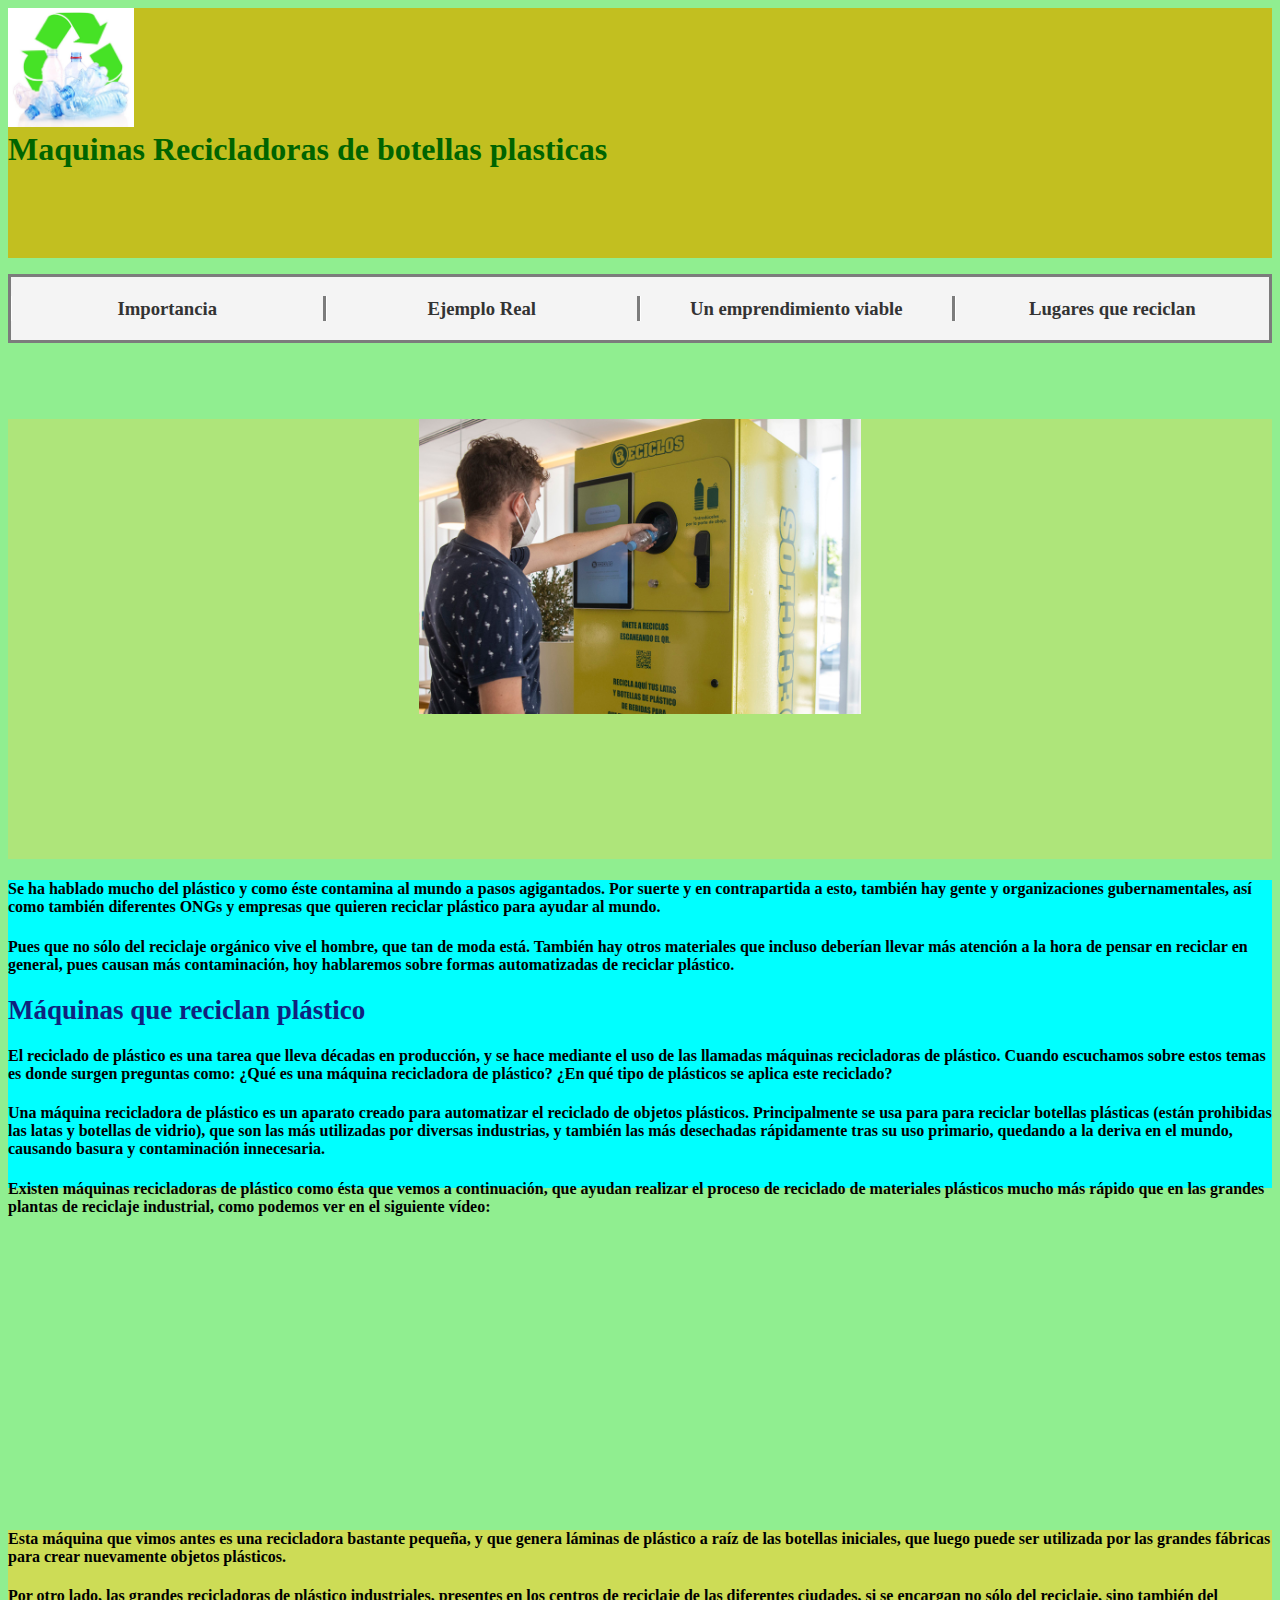
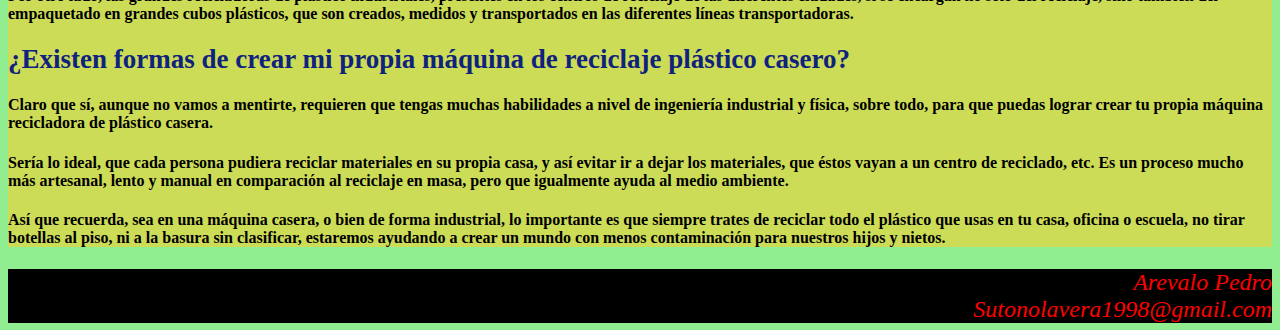
<file: Desarrollo de plataformas Web/index.html>
<!DOCTYPE html>
<html lang="en">
<head>
  <meta charset="UTF-8">
  <meta http-equiv="X-UA-Compatible" content="IE=edge">
  <meta name="viewport" content="width=device-width, initial-scale=1.0">
  <link rel="stylesheet" href="css/estiloHome.css">
  <title>Maquinas Recicladoras de botellas plasticas</title>
</head>
<body class="separador">
  <header>
    <section id="apartado0">
      <img src="img/Logo.jpg" alt="" width="10%">
      <div></div>
      <span>Maquinas Recicladoras de botellas plasticas</span>
    </section>
    <nav>
      <ul class="menu">
        <li><h3><a href="Importancia.html">Importancia</a></h3></li>
        <li><h3><a href="Ejemploreal.html">Ejemplo Real</a></h3></li>
        <li><h3><a href="emprendimiento.html">Un emprendimiento viable</a></h3></li>
        <li><h3><a href="lugares.html" style="border-right: none;">Lugares que reciclan</a></h3></li>
      </ul>
    </nav>
  </header>
  <aside class="caja">
    <div class="box">
      <div class="container-4">
        <input type="search" id="search" placeholder="Search..." />
        <button class="icon"><i class="fa fa-search"></i></button>
      </div>
    </div>
  </aside>
  <aside id="apartado1">
    <img style="display: block;margin: auto;" src="img/MAQUINAEXPENDEDORA.jpg" alt="" width="35%">
  </aside>
  <article id="apartado2">
    <div class="apart">
      <p>
        <h4>Se ha hablado mucho del plástico y como éste contamina al mundo a pasos agigantados. Por suerte y en contrapartida a esto, también hay gente y organizaciones gubernamentales, así como también diferentes ONGs y empresas que quieren reciclar plástico para ayudar al mundo.
        </h4>
        <h4>
          Pues que no sólo del reciclaje orgánico vive el hombre, que tan de moda está. También hay otros materiales que incluso deberían llevar más atención a la hora de pensar en reciclar en general, pues causan más contaminación, hoy hablaremos sobre formas automatizadas de reciclar plástico.
        </h4>
      </p>
        <h1 class="maquinas">Máquinas que reciclan plástico</h1>
      <p>
        <h4>
          El reciclado de plástico es una tarea que lleva décadas en producción, y se hace mediante el uso de las llamadas máquinas recicladoras de plástico.  Cuando escuchamos sobre estos temas es donde surgen preguntas como: <B>¿Qué es una máquina recicladora de plástico?  ¿En qué tipo de plásticos se aplica este reciclado?</B>
        </h4>
        <h4>
          Una <B>máquina recicladora de plástico</B>  es un aparato creado para automatizar el reciclado de objetos plásticos. Principalmente se usa para para reciclar botellas plásticas (están prohibidas las latas y botellas de vidrio), que son las más utilizadas por diversas industrias, y también las más desechadas rápidamente tras su uso primario, quedando a la deriva en el mundo, causando basura y contaminación innecesaria.
        </h4>
        <h4>
          Existen máquinas recicladoras de plástico como ésta que vemos a continuación, que ayudan realizar el proceso de reciclado de materiales plásticos mucho más rápido que en las grandes plantas de reciclaje industrial, como podemos ver en el siguiente vídeo:
        </h4>
      </p>
    </div>
  <aside id="vid">
    <iframe width="560" height="315" style="display: block;margin: auto;" src="https://www.youtube.com/embed/uJXORm9M9y0" title="YouTube video player" frameborder="0" allow="accelerometer; autoplay; clipboard-write; encrypted-media; gyroscope; picture-in-picture" allowfullscreen></iframe>
  </aside>
  <section class="apartado">
    <p>
      <h4>
        Esta máquina que vimos antes es una recicladora bastante pequeña, y que genera láminas de plástico a raíz de las botellas iniciales, que luego puede ser utilizada por las grandes fábricas para crear nuevamente objetos plásticos.
      </h4>
      <h4>
        Por otro lado, las grandes recicladoras de plástico industriales, presentes en los centros de reciclaje de las diferentes ciudades, si se encargan no sólo del reciclaje, sino también del empaquetado en grandes cubos plásticos, que son creados, medidos y transportados en las diferentes líneas transportadoras.
      </h4>
      <h1 id="existen">
        ¿Existen formas de crear mi propia máquina de reciclaje plástico casero?
      </h1>
      <h4>
        Claro que sí, aunque no vamos a mentirte, requieren que tengas muchas habilidades a nivel de ingeniería industrial y física, sobre todo, para que puedas lograr crear tu propia máquina recicladora de plástico casera.
      </h4>
      <h4>
        Sería lo ideal, que cada persona pudiera reciclar materiales en su propia casa, y así evitar ir a dejar los materiales, que éstos vayan a un centro de reciclado, etc.  Es un proceso mucho más artesanal, lento y manual en comparación al reciclaje en masa, pero que igualmente ayuda al medio ambiente.
      </h4>
      <h4>
        Así que recuerda, sea en una máquina casera, o bien de forma industrial, lo importante es que siempre trates de reciclar todo el plástico que usas en tu casa, oficina o escuela, no tirar botellas al piso, ni a la basura sin clasificar, estaremos ayudando a crear un mundo con menos contaminación para nuestros hijos y nietos.
      </h4>
    </p>
  </section>
  </article>
</body>
<footer>
  <address>
    Arevalo Pedro<br>
    Sutonolavera1998@gmail.com
  </address>
</footer>
</html>
</file>
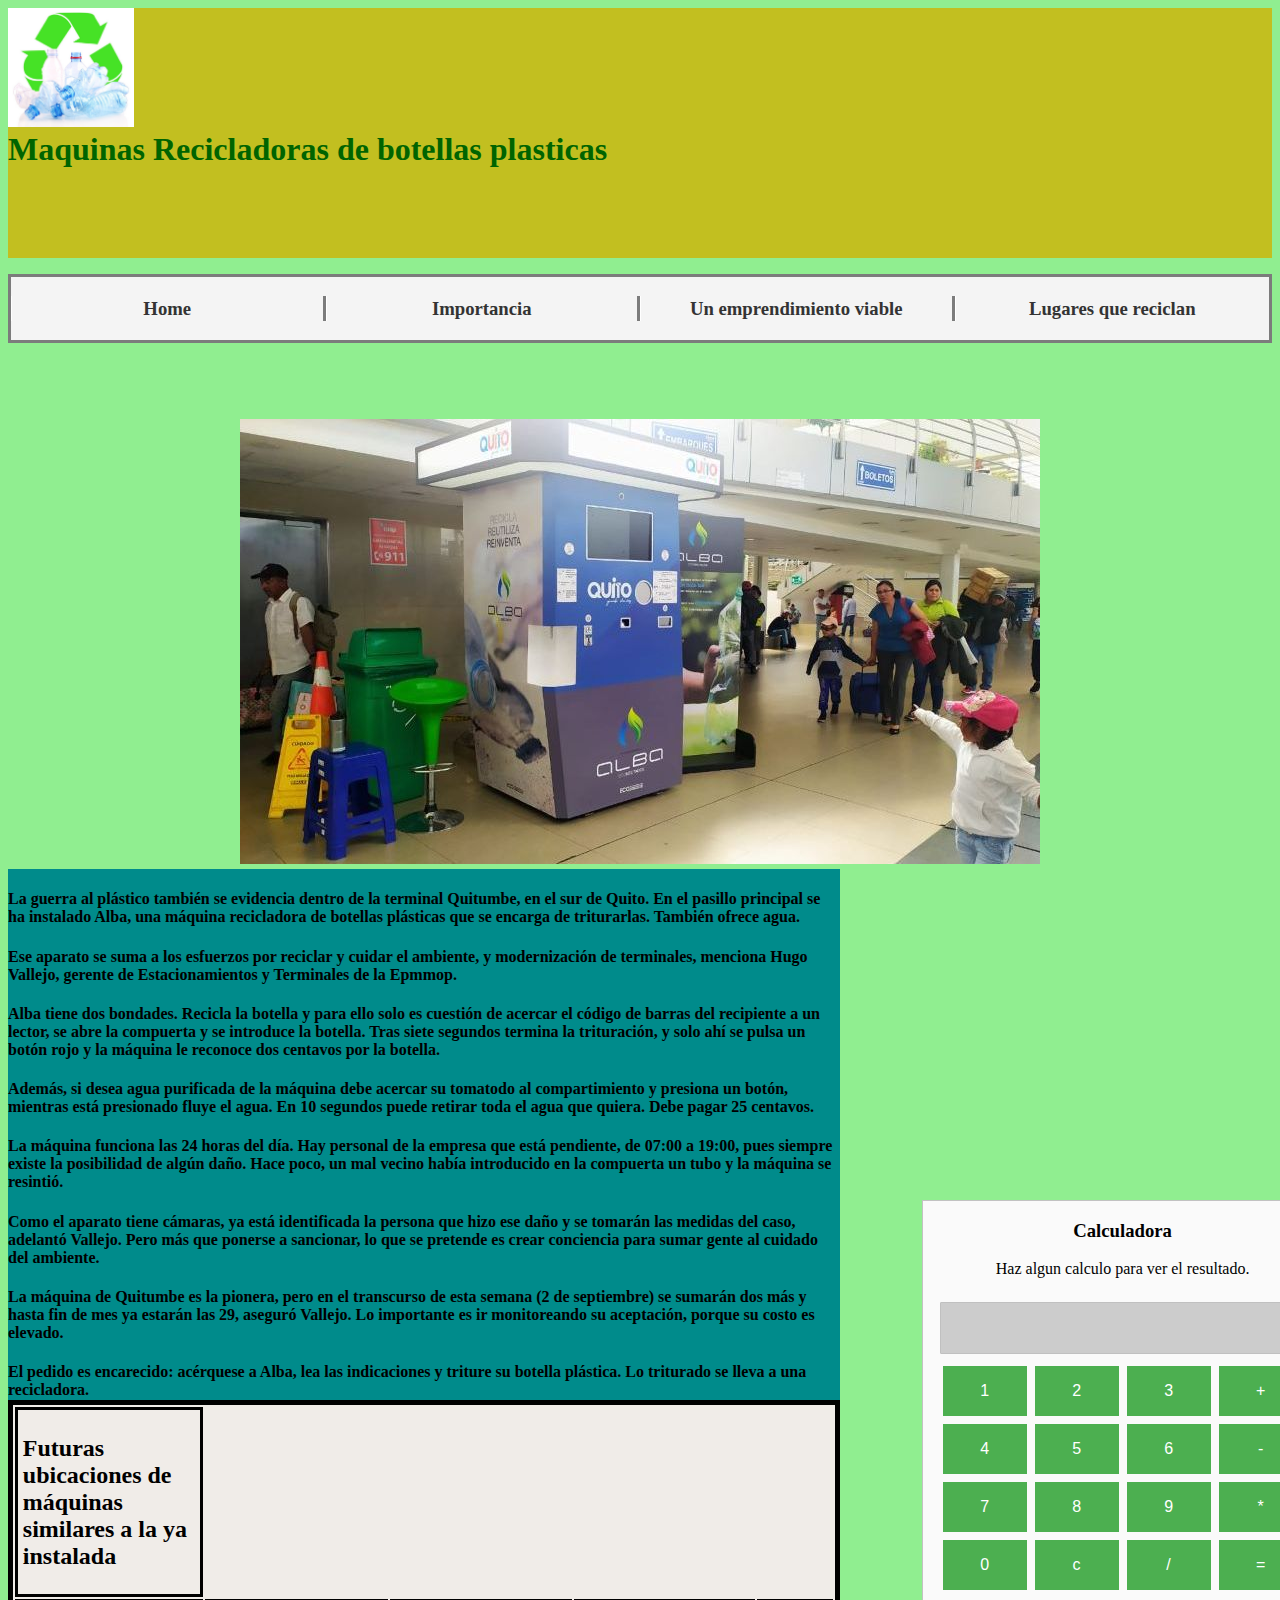
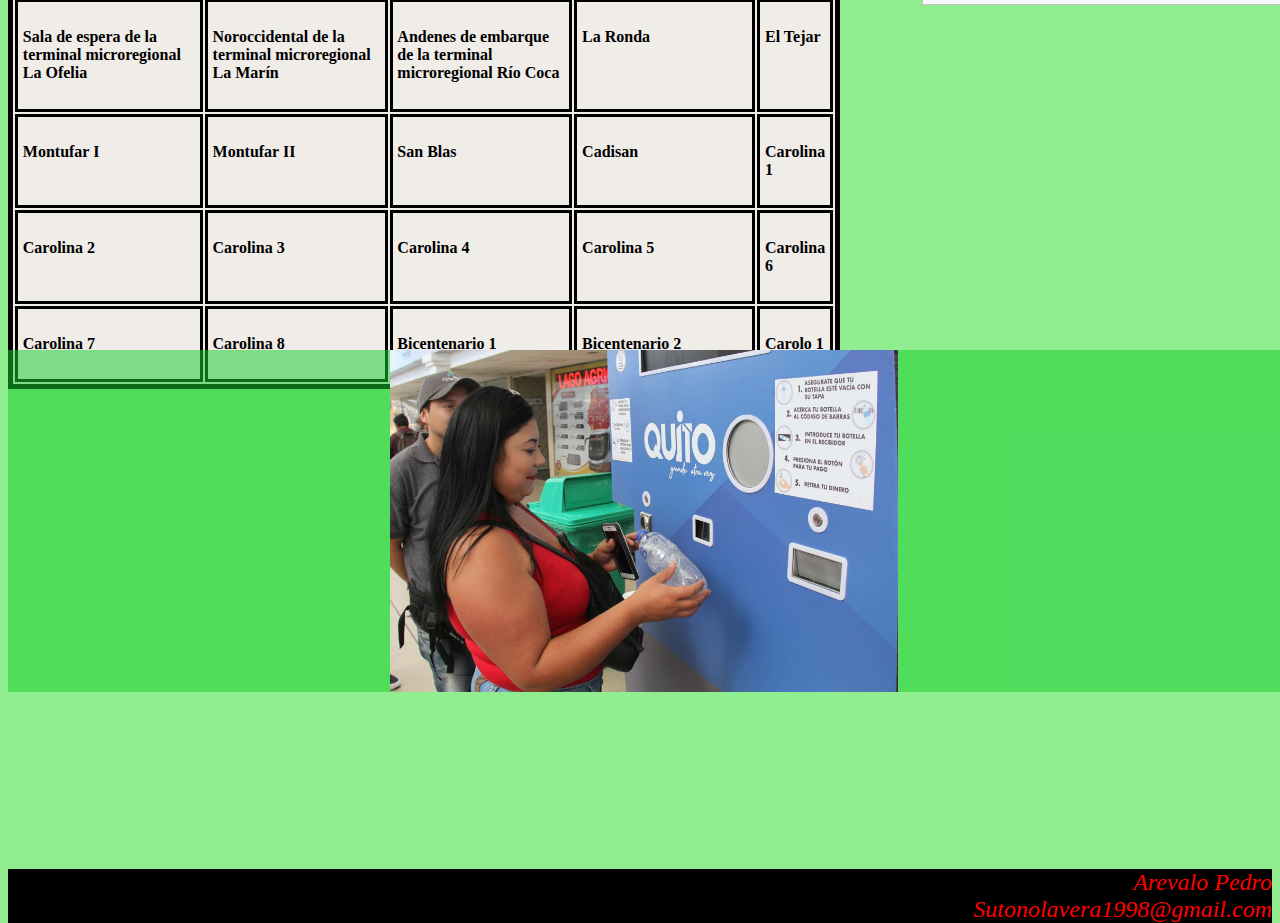
<file: Desarrollo de plataformas Web/Ejemploreal.html>
<!DOCTYPE html>
<html lang="en">
<head>
    <meta charset="UTF-8">
    <meta http-equiv="X-UA-Compatible" content="IE=edge">
    <meta name="viewport" content="width=device-width, initial-scale=1.0">
    <link rel="stylesheet" href="css/estiloEjemreal.css">
    <title>Ejemplo Real</title>
</head>
<body class="separador">
    <header>
      <section id="apartado0">
        <img src="img/Logo.jpg" alt="" width="10%">
        <div></div>
        <span>Maquinas Recicladoras de botellas plasticas</span>
      </section>
      <nav>
          <ul class="menu">
            <li><h3><a href="index.html">Home</a></h3></li>
            <li><h3><a href="Importancia.html">Importancia</a></h3></li>
            <li><h3><a href="emprendimiento.html">Un emprendimiento viable</a></h3></li>
            <li><h3><a href="lugares.html" style="border-right: none;">Lugares que reciclan</a></h3></li>
          </ul>
      </nav>
      </header>
      <aside class="caja">
        <div class="box">
          <div class="container-4">
            <input type="search" id="search" placeholder="Search..." />
            <button class="icon"><i class="fa fa-search"></i></button>
          </div>
        </div>
      </aside>
      <aside id="img">
          <img style="display: block;margin: auto;" src="img/quitomaquinare.jpeg" alt="">
      </aside>
      <article>
        <div class="apartado10">
          <p>
            <h4>
              La guerra al plástico también se evidencia dentro de la terminal Quitumbe, en el sur de Quito. En el pasillo principal se ha instalado Alba, una máquina recicladora de botellas plásticas que se encarga de triturarlas. También ofrece agua.
            </h4>
            <h4>
              Ese aparato se suma a los esfuerzos por reciclar y cuidar el ambiente, y modernización de terminales, menciona Hugo Vallejo, gerente de Estacionamientos y Terminales de la Epmmop.
            </h4>
            <h4>
              Alba tiene dos bondades. Recicla la botella y para ello solo es cuestión de acercar el código de barras del recipiente a un lector, se abre la compuerta y se introduce la botella. Tras siete segundos termina la trituración, y solo ahí se pulsa un botón rojo y la máquina le reconoce dos centavos por la botella.
            </h4>
            <h4>
              Además, si desea agua purificada de la máquina debe acercar su tomatodo al compartimiento y presiona un botón, mientras está presionado fluye el agua. En 10 segundos puede retirar toda el agua que quiera. Debe pagar 25 centavos.
            </h4>
            <h4>
              La máquina funciona las 24 horas del día. Hay personal de la empresa que está pendiente, de 07:00 a 19:00, pues siempre existe la posibilidad de algún daño. Hace poco, un mal vecino había introducido en la compuerta un tubo y la máquina se resintió.
            </h4>
            <h4>
              Como el aparato tiene cámaras, ya está identificada la persona que hizo ese daño y se tomarán las medidas del caso, adelantó Vallejo. Pero más que ponerse a sancionar, lo que se pretende es crear conciencia para sumar gente al cuidado del ambiente.
            </h4>
            <h4>
              La máquina de Quitumbe es la pionera, pero en el transcurso de esta semana (2 de septiembre) se sumarán dos más y hasta fin de mes ya estarán las 29, aseguró Vallejo. Lo importante es ir monitoreando su aceptación, porque su costo es elevado.
            </h4>
            <h4>
              El pedido es encarecido: acérquese a Alba, lea las indicaciones y triture su botella plástica. Lo triturado se lleva a una recicladora.
            </h4>
            <h4>
              Con dos costales de botellas se llena la máquina. Y como está recién estrenada, no se sabe cuál día es el de mayor demanda. 
            </h4>
         </p>
        </div>
          <section>
              <form name="calculator">
                <h3>Calculadora</h3>
                <p>Haz algun calculo para ver el resultado.</p>
                <input type="textfield" name="ans" value="">
                <br>
                <input type="button" value="1" onClick="document.calculator.ans.value+='1'">
                <input type="button" value="2" onClick="document.calculator.ans.value+='2'">
                <input type="button" value="3" onClick="document.calculator.ans.value+='3'">
                <input type="button" value="+" onClick="document.calculator.ans.value+='+'">
                <br>
                <input type="button" value="4" onClick="document.calculator.ans.value+='4'">
                <input type="button" value="5" onClick="document.calculator.ans.value+='5'">
                <input type="button" value="6" onClick="document.calculator.ans.value+='6'">
                <input type="button" value="-" onClick="document.calculator.ans.value+='-'">
                <br>
                <input type="button" value="7" onClick="document.calculator.ans.value+='7'">
                <input type="button" value="8" onClick="document.calculator.ans.value+='8'">
                <input type="button" value="9" onClick="document.calculator.ans.value+='9'">
                <input type="button" value="*" onClick="document.calculator.ans.value+='*'">
                <br>
                <input type="button" value="0" onClick="document.calculator.ans.value+='0'">
                <input type="reset" value="c">
                <input type="button" value="/" onClick="document.calculator.ans.value+='/'">
                <input type="button" value="=" onClick="document.calculator.ans.value=eval(document.calculator.ans.value)">
                </form>
          </section>
          <section>
              <table>
                  <tr>
                    <td><h2>Futuras ubicaciones de máquinas similares a la ya instalada</h2></td>
                  </tr>
                  <tr>
                      <td><h4>Sala de espera de la terminal microregional La Ofelia</h4></td>
                      <td><h4>Noroccidental de la terminal microregional La Marín</h4></td>
                      <td><h4>Andenes de embarque de la terminal microregional Río Coca</h4></td>
                      <td><h4>La Ronda</h4></td>
                      <td><h4>El Tejar</h4></td>
                  </tr>
                  <tr>
                    <td><h4>Montufar I</h4></td>
                    <td><h4>Montufar II</h4></td>
                    <td><h4>San Blas</h4></td>
                    <td><h4>Cadisan</h4></td>
                    <td><h4>Carolina 1</h4></td>
                  </tr>
                  <tr>
                    <td><h4>Carolina 2</h4></td>
                    <td><h4>Carolina 3</h4></td>
                    <td><h4>Carolina 4</h4></td>
                    <td><h4>Carolina 5</h4></td>
                    <td><h4>Carolina 6</h4></td>
                  </tr>
                  <tr>
                    <td><h4>Carolina 7</h4></td>
                    <td><h4>Carolina 8</h4></td>
                    <td><h4>Bicentenario 1</h4></td>
                    <td><h4>Bicentenario 2</h4></td>
                    <td><h4>Carolo 1</h4></td>
                  </tr>
              </table>
          </section>
          <aside class="imags">
            <img  style="display: block;margin: auto;" src="img/Mujerreciclando.jpg" alt="" width="40%">
          </aside>
      </article>
</body>
<footer>
    <address>
      Arevalo Pedro<br>
      Sutonolavera1998@gmail.com
    </address>
</footer>
</html>
</file>
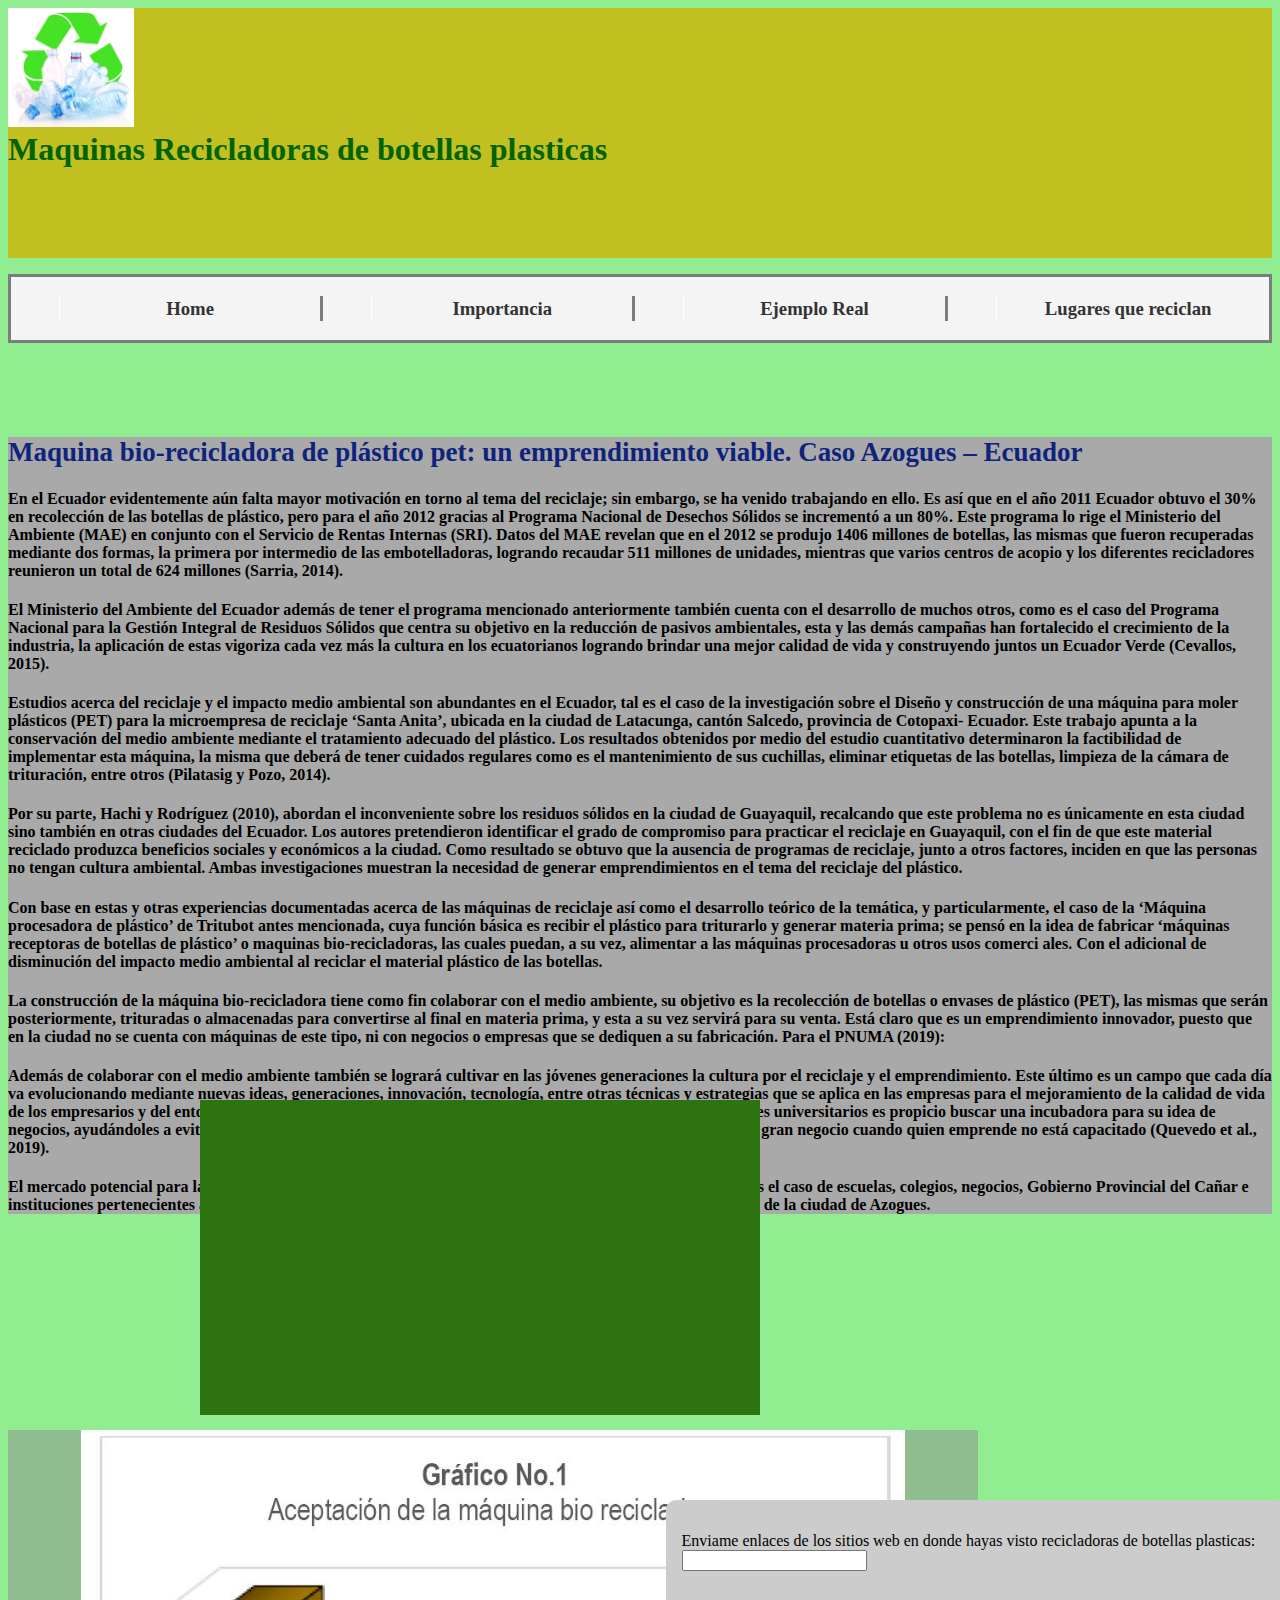
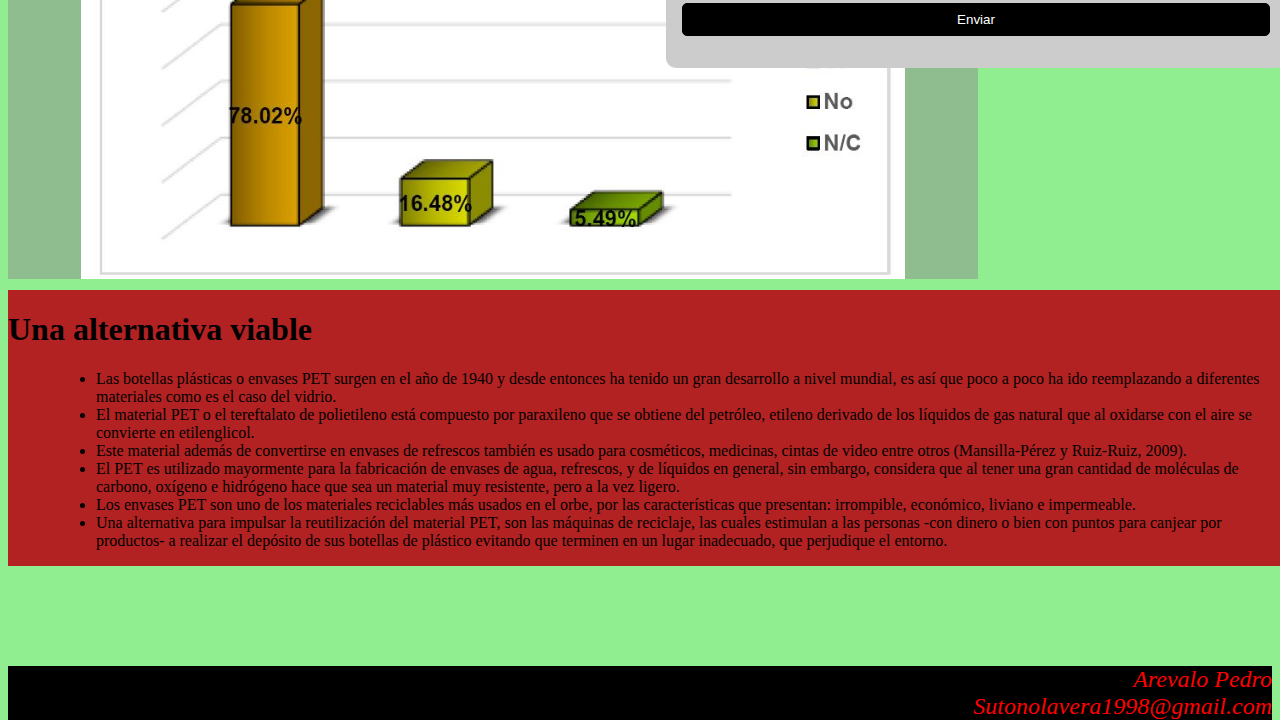
<file: Desarrollo de plataformas Web/emprendimiento.html>
<!DOCTYPE html>
<html lang="en">
<head>
    <meta charset="UTF-8">
    <meta http-equiv="X-UA-Compatible" content="IE=edge">
    <meta name="viewport" content="width=device-width, initial-scale=1.0">
    <link rel="stylesheet" href="css/estiloEmpren.css">
    <title>Un emprendimiento viable</title>
</head>
<body class="separador">
    <header>
      <section id="apartado0">
        <img src="img/Logo.jpg" alt="" width="10%">
        <div></div>
        <span>Maquinas Recicladoras de botellas plasticas</span>
      </section>
      <nav>
          <ul class="menu">
            <li><h3><a href="index.html">Home</a></h3></li>
            <li><h3><a href="Importancia.html">Importancia</a></h3></li>
            <li><h3><a href="Ejemploreal.html">Ejemplo Real</a></h3></li>
            <li><h3><a href="lugares.html" style="border-right: none;">Lugares que reciclan</a></h3></li>
          </ul>
      </nav>
      </header>
      <aside class="caja">
        <div class="box">
          <div class="container-4">
            <input type="search" id="search" placeholder="Search..." />
            <button class="icon"><i class="fa fa-search"></i></button>
          </div>
        </div>
      </aside>
      <article>
        <div class="apartado1">
          <p>
            <h1 class="maquinas">Maquina bio-recicladora de plástico pet: un emprendimiento viable. Caso Azogues – Ecuador</h1>
            <h4>
              En el Ecuador evidentemente aún falta mayor motivación en torno al tema del reciclaje; sin embargo, se ha venido trabajando en ello. Es así que en el año 2011 Ecuador obtuvo el 30% en recolección de las botellas de plástico, pero para el año 2012 gracias al Programa Nacional de Desechos Sólidos se incrementó a un 80%. Este programa lo rige el Ministerio del Ambiente (MAE) en conjunto con el Servicio de Rentas Internas (SRI). Datos del MAE revelan que en el 2012 se produjo 1406 millones de botellas, las mismas que fueron recuperadas mediante dos formas, la primera por intermedio de las embotelladoras, logrando recaudar 511 millones de unidades, mientras que varios centros de acopio y los diferentes recicladores reunieron un total de 624 millones (Sarria, 2014).
            </h4>
            <h4>
              El Ministerio del Ambiente del Ecuador además de tener el programa mencionado anteriormente también cuenta con el desarrollo de muchos otros, como es el caso del Programa Nacional para la Gestión Integral de Residuos Sólidos que centra su objetivo en la reducción de pasivos ambientales, esta y las demás campañas han fortalecido el crecimiento de la industria, la aplicación de estas vigoriza cada vez más la cultura en los ecuatorianos logrando brindar una mejor calidad de vida y construyendo juntos un Ecuador Verde (Cevallos, 2015).
            </h4>
            <h4>
              Estudios acerca del reciclaje y el impacto medio ambiental son abundantes en el Ecuador, tal es el caso de la investigación sobre el Diseño y construcción de una máquina para moler plásticos (PET) para la microempresa de reciclaje ‘Santa Anita’, ubicada en la ciudad de Latacunga, cantón Salcedo, provincia de Cotopaxi- Ecuador. Este trabajo apunta a la conservación del medio ambiente mediante el tratamiento adecuado del plástico. Los resultados obtenidos por medio del estudio cuantitativo determinaron la factibilidad de implementar esta máquina, la misma que deberá de tener cuidados regulares como es el mantenimiento de sus cuchillas, eliminar etiquetas de las botellas, limpieza de la cámara de trituración, entre otros (Pilatasig y Pozo, 2014).
            </h4>
            <h4>
              Por su parte, Hachi y Rodríguez (2010), abordan el inconveniente sobre los residuos sólidos en la ciudad de Guayaquil, recalcando que este problema no es únicamente en esta ciudad sino también en otras ciudades del Ecuador. Los autores pretendieron identificar el grado de compromiso para practicar el reciclaje en Guayaquil, con el fin de que este material reciclado produzca beneficios sociales y económicos a la ciudad. Como resultado se obtuvo que la ausencia de programas de reciclaje, junto a otros factores, inciden en que las personas no tengan cultura ambiental. Ambas investigaciones muestran la necesidad de generar emprendimientos en el tema del reciclaje del plástico.
            </h4>
            <h4>
              Con base en estas y otras experiencias documentadas acerca de las máquinas de reciclaje así como el desarrollo teórico de la temática, y particularmente, el caso de la ‘Máquina procesadora de plástico’ de Tritubot antes mencionada, cuya función básica es recibir el plástico para triturarlo y generar materia prima; se pensó en la idea de fabricar ‘máquinas receptoras de botellas de plástico’ o maquinas bio-recicladoras, las cuales puedan, a su vez, alimentar a las máquinas procesadoras u otros usos comerci ales. Con el adicional de disminución del impacto medio ambiental al reciclar el material plástico de las botellas.
            </h4>
            <h4>
              La construcción de la máquina bio-recicladora tiene como fin colaborar con el medio ambiente, su objetivo es la recolección de botellas o envases de plástico (PET), las mismas que serán posteriormente, trituradas o almacenadas para convertirse al final en materia prima, y esta a su vez servirá para su venta. Está claro que es un emprendimiento innovador, puesto que en la ciudad no se cuenta con máquinas de este tipo, ni con negocios o empresas que se dediquen a su fabricación. Para el PNUMA (2019):
            </h4>
            <h4>
              Además de colaborar con el medio ambiente también se logrará cultivar en las jóvenes generaciones la cultura por el reciclaje y el emprendimiento. Este último es un campo que cada día va evolucionando mediante nuevas ideas, generaciones, innovación, tecnología, entre otras técnicas y estrategias que se aplica en las empresas para el mejoramiento de la calidad de vida de los empresarios y del entorno en general (Quevedo, Vázquez et al, 2019). Para los estudiantes emprendedores universitarios es propicio buscar una incubadora para su idea de negocios, ayudándoles a evitar riesgos; es de indicar no necesariamente una gran idea puede convertirse en un gran negocio cuando quien emprende no está capacitado (Quevedo et al., 2019).
            </h4>
            <h4>
              El mercado potencial para las maquinas bio-recicladoras, son tanto instituciones públicas como privadas, tal es el caso de escuelas, colegios, negocios, Gobierno Provincial del Cañar e instituciones pertenecientes al Gobierno Autónomo Descentralizado del Municipio, todos ellos ubicados dentro de la ciudad de Azogues.
            </h4>
         </p>
        </div>
      </article>
      <aside id="video">
        <iframe width="560" height="315" style="display: block;margin: auto;" src="https://www.youtube.com/embed/Cphuc6BC5Nw" title="YouTube video player" frameborder="0" allow="accelerometer; autoplay; clipboard-write; encrypted-media; gyroscope; picture-in-picture" allowfullscreen></iframe>
      </aside>
      <aside id="imagen">
          <img style="display: block;margin: auto;" src="img/Proyectoviable.png" alt="" width="85%">
      </aside>
      <aside>
        <form action="../form-result.php" target="_blank">
            <p>
              Enviame enlaces de los sitios web en donde hayas visto recicladoras de botellas plasticas: <input type="text" name="nombrecompleto">
              <input type="submit" value="Enviar">
            </p>
          </form>
      </aside>
      <article class="lista">
          <p>
              <h1>Una alternativa viable</h1>
          </p>
          <aside >
            <ul>
                <li>Las botellas plásticas o envases PET surgen en el año de 1940 y desde entonces ha tenido un gran desarrollo a nivel mundial, es así que poco a poco ha ido reemplazando a diferentes materiales como es el caso del vidrio. </li>
                <li>El material PET o el tereftalato de polietileno está compuesto por paraxileno que se obtiene del petróleo, etileno derivado de los líquidos de gas natural que al oxidarse con el aire se convierte en etilenglicol. </li>
                <li>Este material además de convertirse en envases de refrescos también es usado para cosméticos, medicinas, cintas de video entre otros (Mansilla-Pérez y Ruiz-Ruiz, 2009).</li>
                <li>El PET es utilizado mayormente para la fabricación de envases de agua, refrescos, y de líquidos en general, sin embargo, considera que al tener una gran cantidad de moléculas de carbono, oxígeno e hidrógeno hace que sea un material muy resistente, pero a la vez ligero. </li>
                <li>Los envases PET son uno de los materiales reciclables más usados en el orbe, por las características que presentan: irrompible, económico, liviano e impermeable. </li>
                <li>Una alternativa para impulsar la reutilización del material PET, son las máquinas de reciclaje, las cuales estimulan a las personas -con dinero o bien con puntos para canjear por productos- a realizar el depósito de sus botellas de plástico evitando que terminen en un lugar inadecuado, que perjudique el entorno. </li>
            </ul>
        </aside>
      </article>
</body>
<footer>
    <address>
      Arevalo Pedro<br>
      Sutonolavera1998@gmail.com
    </address>
</footer>
</html>
</file>
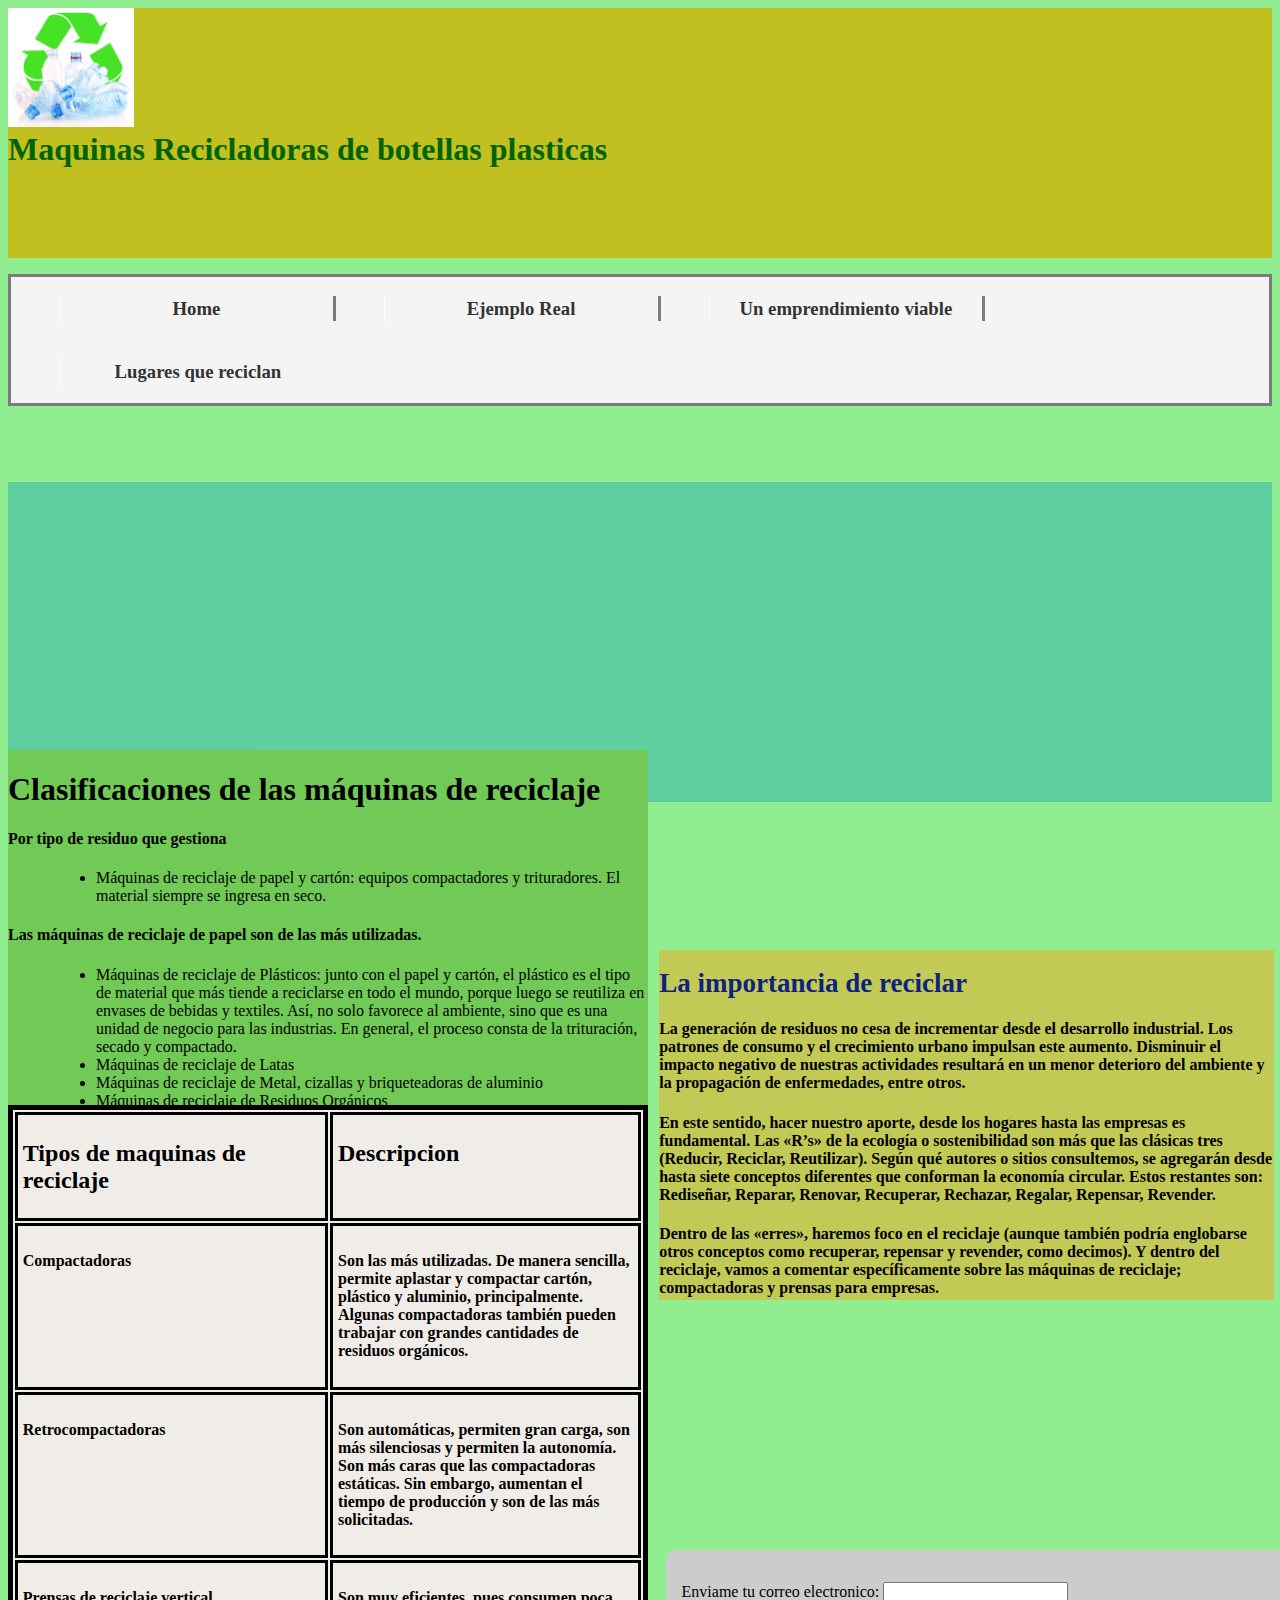
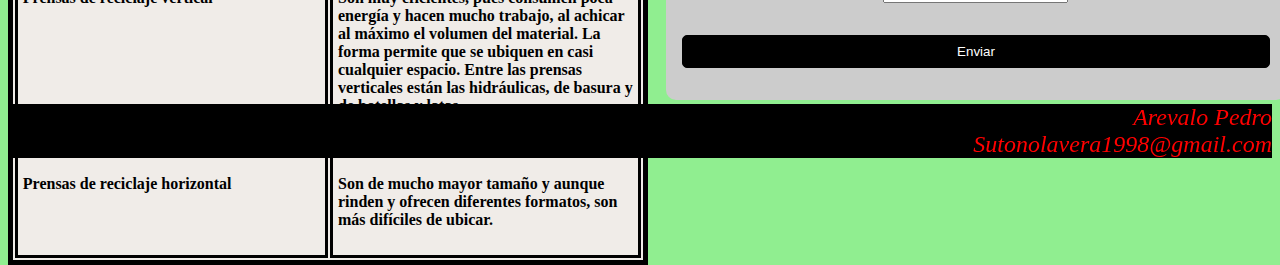
<file: Desarrollo de plataformas Web/Importancia.html>
<!DOCTYPE html>
<html lang="en">
<head>
    <meta charset="UTF-8">
    <meta http-equiv="X-UA-Compatible" content="IE=edge">
    <meta name="viewport" content="width=device-width, initial-scale=1.0">
    <link rel="stylesheet" href="css/estiloImportancia.css">
    <title>Importancia</title>
</head>
<body class="separador">
    <header>
      <section id="apartado0">
        <img src="img/Logo.jpg" alt="" width="10%">
        <div></div>
        <span>Maquinas Recicladoras de botellas plasticas</span>
      </section>
      <nav>
          <ul class="menu">
            <li><h3><a href="index.html">Home</a></h3></li>
            <li><h3><a href="Ejemploreal.html">Ejemplo Real</a></h3></li>
            <li><h3><a href="emprendimiento.html">Un emprendimiento viable</a></h3></li>
            <li><h3><a href="lugares.html" style="border-right: none;">Lugares que reciclan</a></h3></li>
          </ul>
      </nav>
      </header>
      <aside class="caja">
        <div class="box">
          <div class="container-4">
            <input type="search" id="search" placeholder="Search..." />
            <button class="icon"><i class="fa fa-search"></i></button>
          </div>
        </div>
      </aside>
      <aside id="vid">
        <iframe width="560" height="315" style="display: block;margin: auto;" src="https://www.youtube.com/embed/EFc__iyJb1s" title="YouTube video player" frameborder="0" allow="accelerometer; autoplay; clipboard-write; encrypted-media; gyroscope; picture-in-picture" allowfullscreen></iframe>
      </aside>
      <article id="apartado2">
        <div class="ap1">
          <p><h1 id="importancia">La importancia de reciclar</h1></p>
          <p>
              <h4>
                La generación de residuos no cesa de incrementar desde el desarrollo industrial. Los patrones de consumo y el crecimiento urbano impulsan este aumento. Disminuir el impacto negativo de nuestras actividades resultará en un menor deterioro del ambiente y la propagación de enfermedades, entre otros.
              </h4>
              <h4>
                En este sentido, hacer nuestro aporte, desde los hogares hasta las empresas es fundamental. Las «R’s» de la ecología o sostenibilidad son más que las clásicas tres (Reducir, Reciclar, Reutilizar). Según qué autores o sitios consultemos, se agregarán desde hasta siete conceptos diferentes que conforman la economía circular. Estos restantes son: <strong>Rediseñar, Reparar, Renovar, Recuperar, Rechazar, Regalar, Repensar, Revender.</strong> 
              </h4>
              <h4>
                Dentro de las «erres», haremos foco en el reciclaje (aunque también podría englobarse otros conceptos como recuperar, repensar y revender, como decimos). Y dentro del reciclaje, vamos a comentar específicamente sobre las máquinas de reciclaje; compactadoras y prensas para empresas.
              </h4>
          </p>
        </div>
        <div class="ap2">
          <h1>
            <strong>Clasificaciones de las máquinas de reciclaje</strong>
        </h1>
        <h4>
          Por tipo de residuo que gestiona
        </h4>
        <ul>
          <li> Máquinas de reciclaje de papel y cartón: equipos compactadores y trituradores. El material siempre se ingresa en seco.
          </li>
        </ul>
        <h4>
          Las máquinas de reciclaje de papel son de las más utilizadas. 
        </h4>
        <ul>
            <li>Máquinas de reciclaje de Plásticos: junto con el papel y cartón, el plástico es el tipo de material que más tiende a reciclarse en todo el mundo, porque luego se reutiliza en envases de bebidas y textiles. Así, no solo favorece al ambiente, sino que es una unidad de negocio para las industrias. En general, el proceso consta de la trituración, secado y compactado.
            </li>
            <li>Máquinas de reciclaje de Latas</li>
            <li>Máquinas de reciclaje de Metal, cizallas y briqueteadoras de aluminio</li>
            <li>Máquinas de reciclaje de Residuos Orgánicos</li>
            <li>Máquinas de reciclaje de Basuras, de Maderas, de Vidrios…</li>
        </ul>
        </div>
          <table>
              <tr>
                <td class="principal"><h2>Tipos de maquinas de reciclaje</h2></td> 
                <td><h2>Descripcion</h2></td>
              </tr>
              <tr>
                <td><h4>Compactadoras</h4></td>
                <td><h4>Son las más utilizadas. De manera sencilla, permite aplastar y compactar cartón, plástico y aluminio, principalmente. Algunas compactadoras también pueden trabajar con grandes cantidades de residuos orgánicos.</h4></td>
              </tr>
              <tr>
                <td><h4>Retrocompactadoras</h4></td>
                <td><h4>Son automáticas, permiten gran carga, son más silenciosas y permiten la autonomía. Son más caras que las compactadoras estáticas. Sin embargo, aumentan el tiempo de producción y son de las más solicitadas.</h4></td>
              </tr>
              <tr>
                <td><h4>Prensas de reciclaje vertical</h4></td>
                <td><h4>Son muy eficientes, pues consumen poca energía y hacen mucho trabajo, al achicar al máximo el volumen del material. La forma permite que se ubiquen en casi cualquier espacio. Entre las prensas verticales están las hidráulicas, de basura y de botellas y latas.</h4></td>
              </tr>
              <tr>
                <td><h4>Prensas de reciclaje horizontal</h4></td>
                <td><h4>Son de mucho mayor tamaño y aunque rinden y ofrecen diferentes formatos, son más difíciles de ubicar.</h4></td>
              </tr>
          </table>
      </article>
      <aside>
        <form action="../form-result.php" target="_blank">
          <p>
            Enviame tu correo electronico: <input type="text" name="nombrecompleto">
            <input type="submit" value="Enviar">
          </p>
        </form>
      </aside>
</body>
<footer>
    <address>
      Arevalo Pedro<br>
      Sutonolavera1998@gmail.com
    </address>
</footer>
</html>
</file>
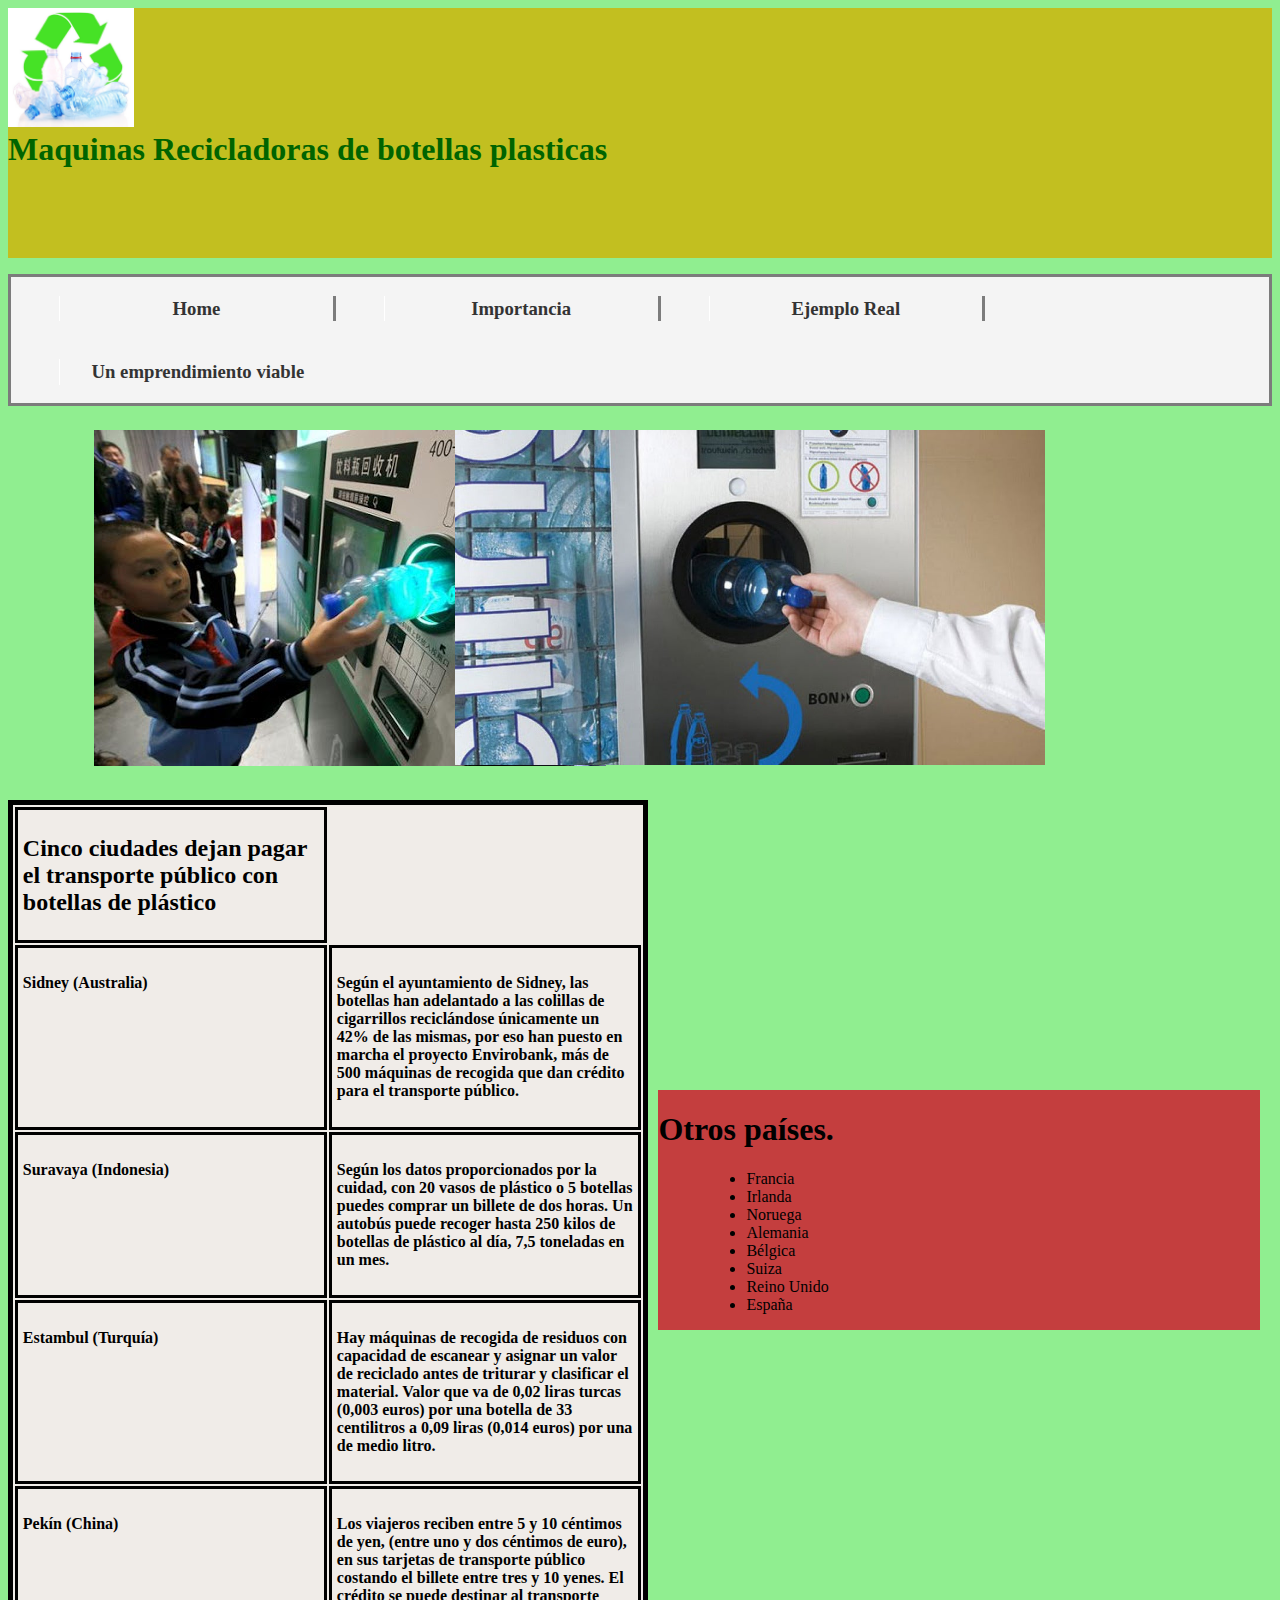
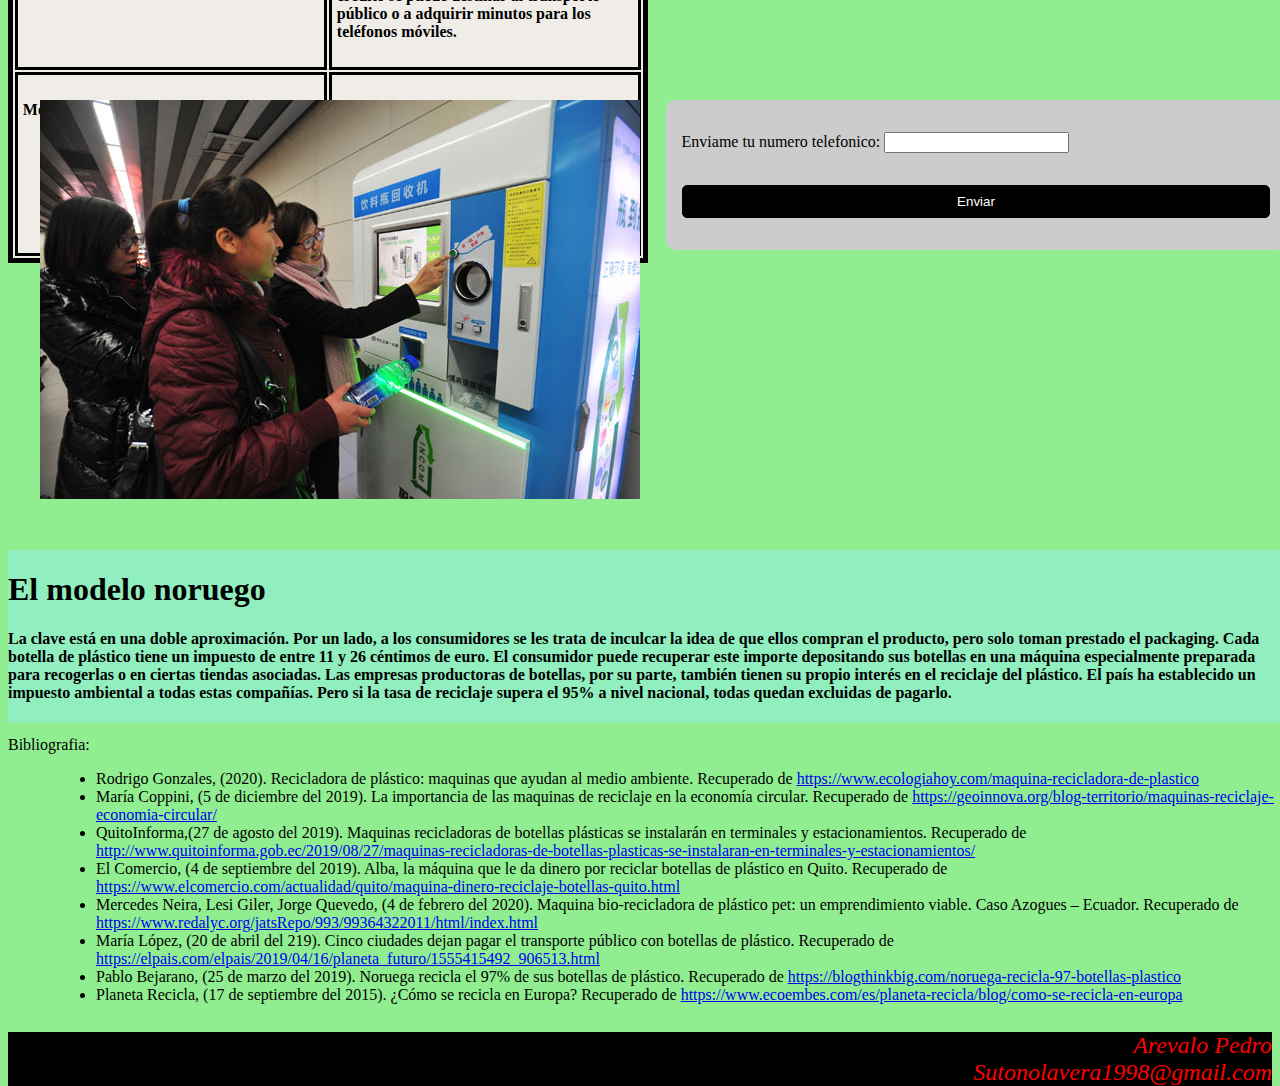
<file: Desarrollo de plataformas Web/lugares.html>
<!DOCTYPE html>
<html lang="en">
<head>
    <meta charset="UTF-8">
    <meta http-equiv="X-UA-Compatible" content="IE=edge">
    <meta name="viewport" content="width=device-width, initial-scale=1.0">
    <link rel="stylesheet" href="css/estiloLugares.css">
    <title>Lugares que reciclan</title>
</head>
<body class="separador">
    <header>
      <section id="apartado0">
        <img src="img/Logo.jpg" alt="" width="10%">
        <div></div>
        <span>Maquinas Recicladoras de botellas plasticas</span>
      </section>
      <nav>
          <ul class="menu">
            <li><h3><a href="index.html">Home</a></h3></li>
            <li><h3><a href="Importancia.html">Importancia</a></h3></li>
            <li><h3><a href="Ejemploreal.html">Ejemplo Real</a></h3></li>
            <li><h3><a href="emprendimiento.html" style="border-right: none;">Un emprendimiento viable</a></h3></li>
          </ul>
      </nav>
      </header>
      <aside class="caja">
        <div class="box">
          <div class="container-4">
            <input type="search" id="search" placeholder="Search..." />
            <button class="icon"><i class="fa fa-search"></i></button>
          </div>
        </div>
      </aside>
      <aside class="imagen1">
          <img style="display: block;margin: auto;" src="img/niñoreciclando.jpg" alt="">
      </aside>
      <aside class="imagen2">
          <img style="display: block;margin: auto;" src="img/recicnalndobotella.jpg" alt="" width="59%">
      </aside>
      <section>
          <table>
              <tr>
                <td><h2>Cinco ciudades dejan pagar el transporte público con botellas de plástico</h2></td>
              </tr>
              <tr>
                  <td><h4>Sidney (Australia)</h4></td>
                  <td><h4>Según el ayuntamiento de Sidney, las botellas han adelantado a las colillas de cigarrillos reciclándose únicamente un 42% de las mismas, por eso han puesto en marcha el proyecto Envirobank, más de 500 máquinas de recogida que dan crédito para el transporte público.</h4></td>
              </tr>
              <tr>
                <td><h4>Suravaya (Indonesia)</h4></td>
                <td><h4>Según los datos proporcionados por la cuidad, con 20 vasos de plástico o 5 botellas puedes comprar un billete de dos horas. Un autobús puede recoger hasta 250 kilos de botellas de plástico al día, 7,5 toneladas en un mes.</h4></td>
              </tr>
              <tr>
                <td><h4>Estambul (Turquía)</h4></td>
                <td><h4>Hay máquinas de recogida de residuos con capacidad de escanear y asignar un valor de reciclado antes de triturar y clasificar el material. Valor que va de 0,02 liras turcas (0,003 euros) por una botella de 33 centilitros a 0,09 liras (0,014 euros) por una de medio litro.</h4></td>
              </tr>
              <tr>
                <td><h4>Pekín (China)</h4></td>
                <td><h4>Los viajeros reciben entre 5 y 10 céntimos de yen, (entre uno y dos céntimos de euro), en sus tarjetas de transporte público costando el billete entre tres y 10 yenes. El crédito se puede destinar al transporte público o a adquirir minutos para los teléfonos móviles.</h4></td>
              </tr>
              <tr>
                <td><h4>Medellín (Colombia)</h4></td>
                <td><h4>Con máquinas de reciclaje instaladas en cinco estaciones, en casi un año de operaciones se han intercambiado casi 2,5 millones de envases por pasajes, lo que representa alrededor de 57.000 tiquets. Según el metro, un 61% de las usuarias de esta recarga son mujeres.</h4></td>
              </tr>
          </table>
      </section>
      <aside class="lista">
        <h1>Otros países.</h1>
          <ul>
              <li>Francia</li>
              <li>Irlanda</li>
              <li>Noruega</li>
              <li>Alemania</li>
              <li>Bélgica</li>
              <li>Suiza</li>
              <li>Reino Unido</li>
              <li>España</li>
          </ul>
      </aside>
      <aside class="imagen3">
          <img style="display: block;margin: auto;" src="img/mujeresrecicnaldo.jpg" alt="">
      </aside>
      <aside>
        <form action="../form-result.php" target="_blank">
            <p>
              Enviame tu numero telefonico: <input type="text" name="nombrecompleto">
              <input type="submit" value="Enviar">
            </p>
          </form>
      </aside>
      <div class="apartado0">
        <p>
          <h1>El modelo noruego</h1>
          <h4>
            La clave está en una doble aproximación. Por un lado, a los consumidores se les trata de inculcar la idea de que ellos compran el producto, pero solo toman prestado el packaging. Cada botella de plástico tiene un impuesto de entre 11 y 26 céntimos de euro. El consumidor puede recuperar este importe depositando sus botellas en una máquina especialmente preparada para recogerlas o en ciertas tiendas asociadas.
            Las empresas productoras de botellas, por su parte, también tienen su propio interés en el reciclaje del plástico. El país ha establecido un impuesto ambiental a todas estas compañías. Pero si la tasa de reciclaje supera el 95% a nivel nacional, todas quedan excluidas de pagarlo.
          </h4>
       </p>
      </div>
</body>
<footer>
  <div class="apart">
    <p>
      Bibliografia:
      <ul>
          <li>Rodrigo Gonzales, (2020). Recicladora de plástico: maquinas que ayudan al medio ambiente. Recuperado de <a href="https://www.ecologiahoy.com/maquina-recicladora-de-plastico">https://www.ecologiahoy.com/maquina-recicladora-de-plastico</a> </li>
          <li>María Coppini, (5 de diciembre del 2019). La importancia de las maquinas de reciclaje en la economía circular. Recuperado de <a href="https://geoinnova.org/blog-territorio/maquinas-reciclaje-economia-circular/">https://geoinnova.org/blog-territorio/maquinas-reciclaje-economia-circular/</a> </li>
          <li>QuitoInforma,(27 de agosto del 2019). Maquinas recicladoras de botellas plásticas se instalarán en terminales y estacionamientos. Recuperado de <a href="http://www.quitoinforma.gob.ec/2019/08/27/maquinas-recicladoras-de-botellas-plasticas-se-instalaran-en-terminales-y-estacionamientos/">http://www.quitoinforma.gob.ec/2019/08/27/maquinas-recicladoras-de-botellas-plasticas-se-instalaran-en-terminales-y-estacionamientos/</a> </li>
          <li>El Comercio, (4 de septiembre del 2019). Alba, la máquina que le da dinero por reciclar botellas de plástico en Quito. Recuperado de <a href="https://www.elcomercio.com/actualidad/quito/maquina-dinero-reciclaje-botellas-quito.html">https://www.elcomercio.com/actualidad/quito/maquina-dinero-reciclaje-botellas-quito.html</a> </li>
          <li>Mercedes Neira, Lesi Giler, Jorge Quevedo, (4 de febrero del 2020). Maquina bio-recicladora de plástico pet: un emprendimiento viable. Caso Azogues – Ecuador. Recuperado de <a href="https://www.redalyc.org/jatsRepo/993/99364322011/html/index.html">https://www.redalyc.org/jatsRepo/993/99364322011/html/index.html</a> </li>
          <li>María López, (20 de abril del 219). Cinco ciudades dejan pagar el transporte público con botellas de plástico. Recuperado de <a href="https://elpais.com/elpais/2019/04/16/planeta_futuro/1555415492_906513.html">https://elpais.com/elpais/2019/04/16/planeta_futuro/1555415492_906513.html</a> </li>
          <li>Pablo Bejarano, (25 de marzo del 2019). Noruega recicla el 97% de sus botellas de plástico. Recuperado de <a href="https://blogthinkbig.com/noruega-recicla-97-botellas-plastico">https://blogthinkbig.com/noruega-recicla-97-botellas-plastico</a> </li>
          <li>Planeta Recicla, (17 de septiembre del 2015). ¿Cómo se recicla en Europa? Recuperado de <a href="https://www.ecoembes.com/es/planeta-recicla/blog/como-se-recicla-en-europa">https://www.ecoembes.com/es/planeta-recicla/blog/como-se-recicla-en-europa</a> </li>
      </ul>
   </p>
  </div>
  <address>
     Arevalo Pedro<br>
     Sutonolavera1998@gmail.com
  </address>
</footer>
</html>
</file>
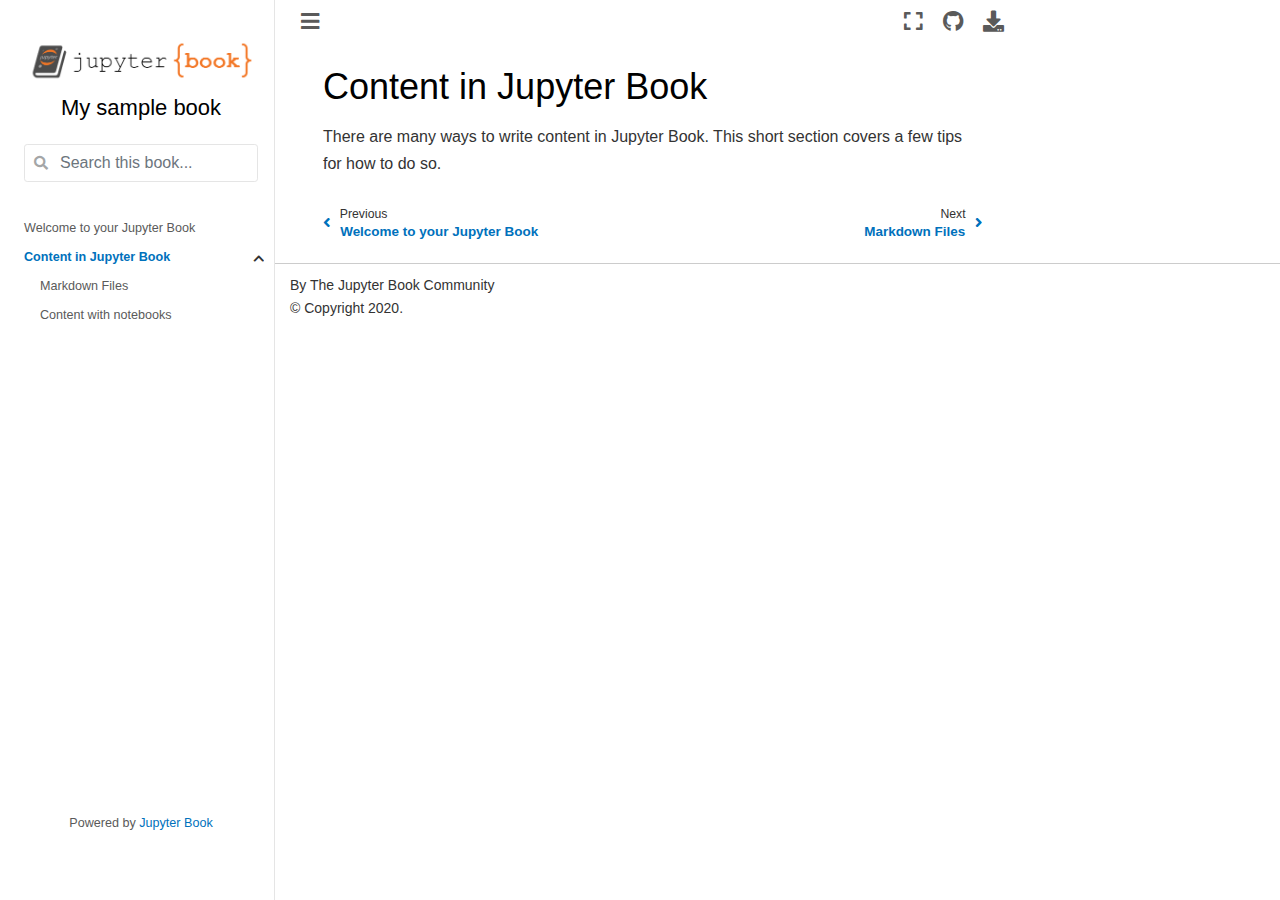
<file: _build/html/content.html>
<!DOCTYPE html>

<html>
  <head>
    <meta charset="utf-8" />
    <meta name="viewport" content="width=device-width, initial-scale=1.0" />
    <title>Content in Jupyter Book &#8212; My sample book</title>
    
  <!-- Loaded before other Sphinx assets -->
  <link href="_static/styles/theme.css?digest=1999514e3f237ded88cf" rel="stylesheet">
<link href="_static/styles/pydata-sphinx-theme.css?digest=1999514e3f237ded88cf" rel="stylesheet">

    
  <link rel="stylesheet"
    href="_static/vendor/fontawesome/5.13.0/css/all.min.css">
  <link rel="preload" as="font" type="font/woff2" crossorigin
    href="_static/vendor/fontawesome/5.13.0/webfonts/fa-solid-900.woff2">
  <link rel="preload" as="font" type="font/woff2" crossorigin
    href="_static/vendor/fontawesome/5.13.0/webfonts/fa-brands-400.woff2">

    <link rel="stylesheet" href="_static/pygments.css" type="text/css" />
    <link rel="stylesheet" href="_static/styles/sphinx-book-theme.css" type="text/css" />
    <link rel="stylesheet" type="text/css" href="_static/togglebutton.css" />
    <link rel="stylesheet" type="text/css" href="_static/copybutton.css" />
    <link rel="stylesheet" type="text/css" href="_static/mystnb.css" />
    <link rel="stylesheet" type="text/css" href="_static/sphinx-thebe.css" />
    <link rel="stylesheet" type="text/css" href="_static/panels-main.c949a650a448cc0ae9fd3441c0e17fb0.css" />
    <link rel="stylesheet" type="text/css" href="_static/panels-variables.06eb56fa6e07937060861dad626602ad.css" />
    
  <!-- Pre-loaded scripts that we'll load fully later -->
  <link rel="preload" as="script" href="_static/scripts/pydata-sphinx-theme.js?digest=1999514e3f237ded88cf">

    <script id="documentation_options" data-url_root="./" src="_static/documentation_options.js"></script>
    <script src="_static/jquery.js"></script>
    <script src="_static/underscore.js"></script>
    <script src="_static/doctools.js"></script>
    <script src="_static/togglebutton.js"></script>
    <script src="_static/clipboard.min.js"></script>
    <script src="_static/copybutton.js"></script>
    <script src="_static/scripts/sphinx-book-theme.js?digest=9c920249402e914e316237a7dbc6769907cce411"></script>
    <script >var togglebuttonSelector = '.toggle, .admonition.dropdown, .tag_hide_input div.cell_input, .tag_hide-input div.cell_input, .tag_hide_output div.cell_output, .tag_hide-output div.cell_output, .tag_hide_cell.cell, .tag_hide-cell.cell';</script>
    <script >const THEBE_JS_URL = "https://unpkg.com/thebe@0.8.2/lib/index.js"
const thebe_selector = ".thebe,.cell"
const thebe_selector_input = "pre"
const thebe_selector_output = ".output, .cell_output"
</script>
    <script async="async" src="_static/sphinx-thebe.js"></script>
    <link rel="index" title="Index" href="genindex.html" />
    <link rel="search" title="Search" href="search.html" />
    <link rel="next" title="Markdown Files" href="markdown.html" />
    <link rel="prev" title="Welcome to your Jupyter Book" href="intro.html" />
    <meta name="viewport" content="width=device-width, initial-scale=1" />
    <meta name="docsearch:language" content="None">
    

    <!-- Google Analytics -->
    
  </head>
  <body data-spy="scroll" data-target="#bd-toc-nav" data-offset="60">
<!-- Checkboxes to toggle the left sidebar -->
<input type="checkbox" class="sidebar-toggle" name="__navigation" id="__navigation" aria-label="Toggle navigation sidebar">
<label class="overlay overlay-navbar" for="__navigation">
    <div class="visually-hidden">Toggle navigation sidebar</div>
</label>
<!-- Checkboxes to toggle the in-page toc -->
<input type="checkbox" class="sidebar-toggle" name="__page-toc" id="__page-toc" aria-label="Toggle in-page Table of Contents">
<label class="overlay overlay-pagetoc" for="__page-toc">
    <div class="visually-hidden">Toggle in-page Table of Contents</div>
</label>
<!-- Headers at the top -->
<div class="announcement header-item noprint"></div>
<div class="header header-item noprint"></div>

    
    <div class="container-fluid" id="banner"></div>

    

    <div class="container-xl">
      <div class="row">
          
<!-- Sidebar -->
<div class="bd-sidebar noprint" id="site-navigation">
    <div class="bd-sidebar__content">
        <div class="bd-sidebar__top"><div class="navbar-brand-box">
    <a class="navbar-brand text-wrap" href="index.html">
      
        <!-- `logo` is deprecated in Sphinx 4.0, so remove this when we stop supporting 3 -->
        
      
      
      <img src="_static/logo.png" class="logo" alt="logo">
      
      
      <h1 class="site-logo" id="site-title">My sample book</h1>
      
    </a>
</div><form class="bd-search d-flex align-items-center" action="search.html" method="get">
  <i class="icon fas fa-search"></i>
  <input type="search" class="form-control" name="q" id="search-input" placeholder="Search this book..." aria-label="Search this book..." autocomplete="off" >
</form><nav class="bd-links" id="bd-docs-nav" aria-label="Main">
    <div class="bd-toc-item active">
        
        <ul class="nav bd-sidenav bd-sidenav__home-link">
            <li class="toctree-l1">
                <a class="reference internal" href="intro.html">
                    Welcome to your Jupyter Book
                </a>
            </li>
        </ul>
        <ul class="current nav bd-sidenav">
 <li class="toctree-l1 current active has-children">
  <a class="current reference internal" href="#">
   Content in Jupyter Book
  </a>
  <input checked="" class="toctree-checkbox" id="toctree-checkbox-1" name="toctree-checkbox-1" type="checkbox"/>
  <label for="toctree-checkbox-1">
   <i class="fas fa-chevron-down">
   </i>
  </label>
  <ul>
   <li class="toctree-l2">
    <a class="reference internal" href="markdown.html">
     Markdown Files
    </a>
   </li>
   <li class="toctree-l2">
    <a class="reference internal" href="notebooks.html">
     Content with notebooks
    </a>
   </li>
  </ul>
 </li>
</ul>

    </div>
</nav></div>
        <div class="bd-sidebar__bottom">
             <!-- To handle the deprecated key -->
            
            <div class="navbar_extra_footer">
            Powered by <a href="https://jupyterbook.org">Jupyter Book</a>
            </div>
            
        </div>
    </div>
    <div id="rtd-footer-container"></div>
</div>


          


          
<!-- A tiny helper pixel to detect if we've scrolled -->
<div class="sbt-scroll-pixel-helper"></div>
<!-- Main content -->
<div class="col py-0 content-container">
    
    <div class="header-article row sticky-top noprint">
        



<div class="col py-1 d-flex header-article-main">
    <div class="header-article__left">
        
        <label for="__navigation"
  class="headerbtn"
  data-toggle="tooltip"
data-placement="right"
title="Toggle navigation"
>
  

<span class="headerbtn__icon-container">
  <i class="fas fa-bars"></i>
  </span>

</label>

        
    </div>
    <div class="header-article__right">
<button onclick="toggleFullScreen()"
  class="headerbtn"
  data-toggle="tooltip"
data-placement="bottom"
title="Fullscreen mode"
>
  

<span class="headerbtn__icon-container">
  <i class="fas fa-expand"></i>
  </span>

</button>

<div class="menu-dropdown menu-dropdown-repository-buttons">
  <button class="headerbtn menu-dropdown__trigger"
      aria-label="Source repositories">
      <i class="fab fa-github"></i>
  </button>
  <div class="menu-dropdown__content">
    <ul>
      <li>
        <a href="https://github.com/executablebooks/jupyter-book"
   class="headerbtn"
   data-toggle="tooltip"
data-placement="left"
title="Source repository"
>
  

<span class="headerbtn__icon-container">
  <i class="fab fa-github"></i>
  </span>
<span class="headerbtn__text-container">repository</span>
</a>

      </li>
      
      <li>
        <a href="https://github.com/executablebooks/jupyter-book/issues/new?title=Issue%20on%20page%20%2Fcontent.html&body=Your%20issue%20content%20here."
   class="headerbtn"
   data-toggle="tooltip"
data-placement="left"
title="Open an issue"
>
  

<span class="headerbtn__icon-container">
  <i class="fas fa-lightbulb"></i>
  </span>
<span class="headerbtn__text-container">open issue</span>
</a>

      </li>
      
    </ul>
  </div>
</div>

<div class="menu-dropdown menu-dropdown-download-buttons">
  <button class="headerbtn menu-dropdown__trigger"
      aria-label="Download this page">
      <i class="fas fa-download"></i>
  </button>
  <div class="menu-dropdown__content">
    <ul>
      <li>
        <a href="_sources/content.md"
   class="headerbtn"
   data-toggle="tooltip"
data-placement="left"
title="Download source file"
>
  

<span class="headerbtn__icon-container">
  <i class="fas fa-file"></i>
  </span>
<span class="headerbtn__text-container">.md</span>
</a>

      </li>
      
      <li>
        
<button onclick="printPdf(this)"
  class="headerbtn"
  data-toggle="tooltip"
data-placement="left"
title="Print to PDF"
>
  

<span class="headerbtn__icon-container">
  <i class="fas fa-file-pdf"></i>
  </span>
<span class="headerbtn__text-container">.pdf</span>
</button>

      </li>
      
    </ul>
  </div>
</div>

    </div>
</div>

<!-- Table of contents -->
<div class="col-md-3 bd-toc show noprint">
</div>
    </div>
    <div class="article row">
        <div class="col pl-md-3 pl-lg-5 content-container">
            <!-- Table of contents that is only displayed when printing the page -->
            <div id="jb-print-docs-body" class="onlyprint">
                <h1>Content in Jupyter Book</h1>
                <!-- Table of contents -->
                <div id="print-main-content">
                    <div id="jb-print-toc">
                        
                    </div>
                </div>
            </div>
            <main id="main-content" role="main">
                
              <div>
                
  <div class="section" id="content-in-jupyter-book">
<h1>Content in Jupyter Book<a class="headerlink" href="#content-in-jupyter-book" title="Permalink to this headline">¶</a></h1>
<p>There are many ways to write content in Jupyter Book. This short section
covers a few tips for how to do so.</p>
<div class="toctree-wrapper compound">
</div>
</div>

    <script type="text/x-thebe-config">
    {
        requestKernel: true,
        binderOptions: {
            repo: "binder-examples/jupyter-stacks-datascience",
            ref: "master",
        },
        codeMirrorConfig: {
            theme: "abcdef",
            mode: "python"
        },
        kernelOptions: {
            kernelName: "python3",
            path: "./."
        },
        predefinedOutput: true
    }
    </script>
    <script>kernelName = 'python3'</script>

              </div>
              
            </main>
            <footer class="footer-article noprint">
                
    <!-- Previous / next buttons -->
<div class='prev-next-area'>
    <a class='left-prev' id="prev-link" href="intro.html" title="previous page">
        <i class="fas fa-angle-left"></i>
        <div class="prev-next-info">
            <p class="prev-next-subtitle">previous</p>
            <p class="prev-next-title">Welcome to your Jupyter Book</p>
        </div>
    </a>
    <a class='right-next' id="next-link" href="markdown.html" title="next page">
    <div class="prev-next-info">
        <p class="prev-next-subtitle">next</p>
        <p class="prev-next-title">Markdown Files</p>
    </div>
    <i class="fas fa-angle-right"></i>
    </a>
</div>
            </footer>
        </div>
    </div>
    <div class="footer-content row">
        <footer class="col footer"><p>
  
    By The Jupyter Book Community<br/>
  
      &copy; Copyright 2020.<br/>
</p>
        </footer>
    </div>
    
</div>


      </div>
    </div>
  
  <!-- Scripts loaded after <body> so the DOM is not blocked -->
  <script src="_static/scripts/pydata-sphinx-theme.js?digest=1999514e3f237ded88cf"></script>


  </body>
</html>
</file>
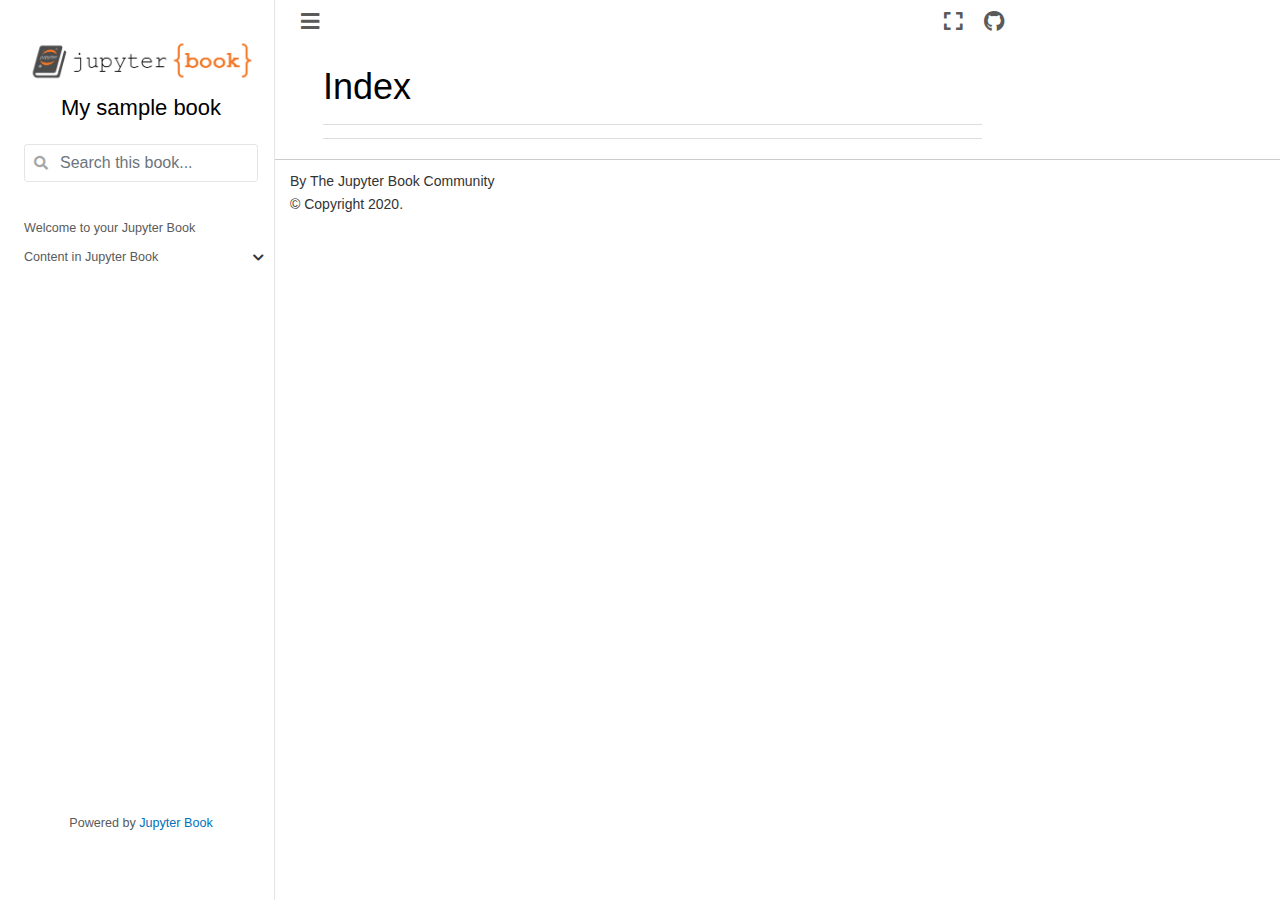
<file: _build/html/genindex.html>
<!DOCTYPE html>

<html>
  <head>
    <meta charset="utf-8" />
    <meta name="viewport" content="width=device-width, initial-scale=1.0" />
    <title>Index &#8212; My sample book</title>
    
  <!-- Loaded before other Sphinx assets -->
  <link href="_static/styles/theme.css?digest=1999514e3f237ded88cf" rel="stylesheet">
<link href="_static/styles/pydata-sphinx-theme.css?digest=1999514e3f237ded88cf" rel="stylesheet">

    
  <link rel="stylesheet"
    href="_static/vendor/fontawesome/5.13.0/css/all.min.css">
  <link rel="preload" as="font" type="font/woff2" crossorigin
    href="_static/vendor/fontawesome/5.13.0/webfonts/fa-solid-900.woff2">
  <link rel="preload" as="font" type="font/woff2" crossorigin
    href="_static/vendor/fontawesome/5.13.0/webfonts/fa-brands-400.woff2">

    <link rel="stylesheet" href="_static/pygments.css" type="text/css" />
    <link rel="stylesheet" href="_static/styles/sphinx-book-theme.css" type="text/css" />
    <link rel="stylesheet" type="text/css" href="_static/togglebutton.css" />
    <link rel="stylesheet" type="text/css" href="_static/copybutton.css" />
    <link rel="stylesheet" type="text/css" href="_static/mystnb.css" />
    <link rel="stylesheet" type="text/css" href="_static/sphinx-thebe.css" />
    <link rel="stylesheet" type="text/css" href="_static/panels-main.c949a650a448cc0ae9fd3441c0e17fb0.css" />
    <link rel="stylesheet" type="text/css" href="_static/panels-variables.06eb56fa6e07937060861dad626602ad.css" />
    
  <!-- Pre-loaded scripts that we'll load fully later -->
  <link rel="preload" as="script" href="_static/scripts/pydata-sphinx-theme.js?digest=1999514e3f237ded88cf">

    <script id="documentation_options" data-url_root="./" src="_static/documentation_options.js"></script>
    <script src="_static/jquery.js"></script>
    <script src="_static/underscore.js"></script>
    <script src="_static/doctools.js"></script>
    <script src="_static/togglebutton.js"></script>
    <script src="_static/clipboard.min.js"></script>
    <script src="_static/copybutton.js"></script>
    <script src="_static/scripts/sphinx-book-theme.js?digest=9c920249402e914e316237a7dbc6769907cce411"></script>
    <script >var togglebuttonSelector = '.toggle, .admonition.dropdown, .tag_hide_input div.cell_input, .tag_hide-input div.cell_input, .tag_hide_output div.cell_output, .tag_hide-output div.cell_output, .tag_hide_cell.cell, .tag_hide-cell.cell';</script>
    <script >const THEBE_JS_URL = "https://unpkg.com/thebe@0.8.2/lib/index.js"
const thebe_selector = ".thebe,.cell"
const thebe_selector_input = "pre"
const thebe_selector_output = ".output, .cell_output"
</script>
    <script async="async" src="_static/sphinx-thebe.js"></script>
    <link rel="index" title="Index" href="#" />
    <link rel="search" title="Search" href="search.html" />
    <meta name="viewport" content="width=device-width, initial-scale=1" />
    <meta name="docsearch:language" content="None">
    

    <!-- Google Analytics -->
    
  </head>
  <body data-spy="scroll" data-target="#bd-toc-nav" data-offset="60">
<!-- Checkboxes to toggle the left sidebar -->
<input type="checkbox" class="sidebar-toggle" name="__navigation" id="__navigation" aria-label="Toggle navigation sidebar">
<label class="overlay overlay-navbar" for="__navigation">
    <div class="visually-hidden">Toggle navigation sidebar</div>
</label>
<!-- Checkboxes to toggle the in-page toc -->
<input type="checkbox" class="sidebar-toggle" name="__page-toc" id="__page-toc" aria-label="Toggle in-page Table of Contents">
<label class="overlay overlay-pagetoc" for="__page-toc">
    <div class="visually-hidden">Toggle in-page Table of Contents</div>
</label>
<!-- Headers at the top -->
<div class="announcement header-item noprint"></div>
<div class="header header-item noprint"></div>

    
    <div class="container-fluid" id="banner"></div>

    

    <div class="container-xl">
      <div class="row">
          
<!-- Sidebar -->
<div class="bd-sidebar noprint" id="site-navigation">
    <div class="bd-sidebar__content">
        <div class="bd-sidebar__top"><div class="navbar-brand-box">
    <a class="navbar-brand text-wrap" href="index.html">
      
        <!-- `logo` is deprecated in Sphinx 4.0, so remove this when we stop supporting 3 -->
        
      
      
      <img src="_static/logo.png" class="logo" alt="logo">
      
      
      <h1 class="site-logo" id="site-title">My sample book</h1>
      
    </a>
</div><form class="bd-search d-flex align-items-center" action="search.html" method="get">
  <i class="icon fas fa-search"></i>
  <input type="search" class="form-control" name="q" id="search-input" placeholder="Search this book..." aria-label="Search this book..." autocomplete="off" >
</form><nav class="bd-links" id="bd-docs-nav" aria-label="Main">
    <div class="bd-toc-item active">
        
        <ul class="nav bd-sidenav bd-sidenav__home-link">
            <li class="toctree-l1">
                <a class="reference internal" href="intro.html">
                    Welcome to your Jupyter Book
                </a>
            </li>
        </ul>
        <ul class="nav bd-sidenav">
 <li class="toctree-l1 has-children">
  <a class="reference internal" href="content.html">
   Content in Jupyter Book
  </a>
  <input class="toctree-checkbox" id="toctree-checkbox-1" name="toctree-checkbox-1" type="checkbox"/>
  <label for="toctree-checkbox-1">
   <i class="fas fa-chevron-down">
   </i>
  </label>
  <ul>
   <li class="toctree-l2">
    <a class="reference internal" href="markdown.html">
     Markdown Files
    </a>
   </li>
   <li class="toctree-l2">
    <a class="reference internal" href="notebooks.html">
     Content with notebooks
    </a>
   </li>
  </ul>
 </li>
</ul>

    </div>
</nav></div>
        <div class="bd-sidebar__bottom">
             <!-- To handle the deprecated key -->
            
            <div class="navbar_extra_footer">
            Powered by <a href="https://jupyterbook.org">Jupyter Book</a>
            </div>
            
        </div>
    </div>
    <div id="rtd-footer-container"></div>
</div>


          


          
<!-- A tiny helper pixel to detect if we've scrolled -->
<div class="sbt-scroll-pixel-helper"></div>
<!-- Main content -->
<div class="col py-0 content-container">
    
    <div class="header-article row sticky-top noprint">
        



<div class="col py-1 d-flex header-article-main">
    <div class="header-article__left">
        
        <label for="__navigation"
  class="headerbtn"
  data-toggle="tooltip"
data-placement="right"
title="Toggle navigation"
>
  

<span class="headerbtn__icon-container">
  <i class="fas fa-bars"></i>
  </span>

</label>

        
    </div>
    <div class="header-article__right">
<button onclick="toggleFullScreen()"
  class="headerbtn"
  data-toggle="tooltip"
data-placement="bottom"
title="Fullscreen mode"
>
  

<span class="headerbtn__icon-container">
  <i class="fas fa-expand"></i>
  </span>

</button>

<div class="menu-dropdown menu-dropdown-repository-buttons">
  <button class="headerbtn menu-dropdown__trigger"
      aria-label="Source repositories">
      <i class="fab fa-github"></i>
  </button>
  <div class="menu-dropdown__content">
    <ul>
      <li>
        <a href="https://github.com/executablebooks/jupyter-book"
   class="headerbtn"
   data-toggle="tooltip"
data-placement="left"
title="Source repository"
>
  

<span class="headerbtn__icon-container">
  <i class="fab fa-github"></i>
  </span>
<span class="headerbtn__text-container">repository</span>
</a>

      </li>
      
      <li>
        <a href="https://github.com/executablebooks/jupyter-book/issues/new?title=Issue%20on%20page%20%2Fgenindex.html&body=Your%20issue%20content%20here."
   class="headerbtn"
   data-toggle="tooltip"
data-placement="left"
title="Open an issue"
>
  

<span class="headerbtn__icon-container">
  <i class="fas fa-lightbulb"></i>
  </span>
<span class="headerbtn__text-container">open issue</span>
</a>

      </li>
      
    </ul>
  </div>
</div>

    </div>
</div>

<!-- Table of contents -->
<div class="col-md-3 bd-toc show noprint">
</div>
    </div>
    <div class="article row">
        <div class="col pl-md-3 pl-lg-5 content-container">
            <!-- Table of contents that is only displayed when printing the page -->
            <div id="jb-print-docs-body" class="onlyprint">
                <h1></h1>
                <!-- Table of contents -->
                <div id="print-main-content">
                    <div id="jb-print-toc">
                        
                    </div>
                </div>
            </div>
            <main id="main-content" role="main">
                
              <div>
                

<h1 id="index">Index</h1>

<div class="genindex-jumpbox">
 
</div>


              </div>
              
            </main>
            <footer class="footer-article noprint">
                
    <!-- Previous / next buttons -->
<div class='prev-next-area'>
</div>
            </footer>
        </div>
    </div>
    <div class="footer-content row">
        <footer class="col footer"><p>
  
    By The Jupyter Book Community<br/>
  
      &copy; Copyright 2020.<br/>
</p>
        </footer>
    </div>
    
</div>


      </div>
    </div>
  
  <!-- Scripts loaded after <body> so the DOM is not blocked -->
  <script src="_static/scripts/pydata-sphinx-theme.js?digest=1999514e3f237ded88cf"></script>


  </body>
</html>
</file>
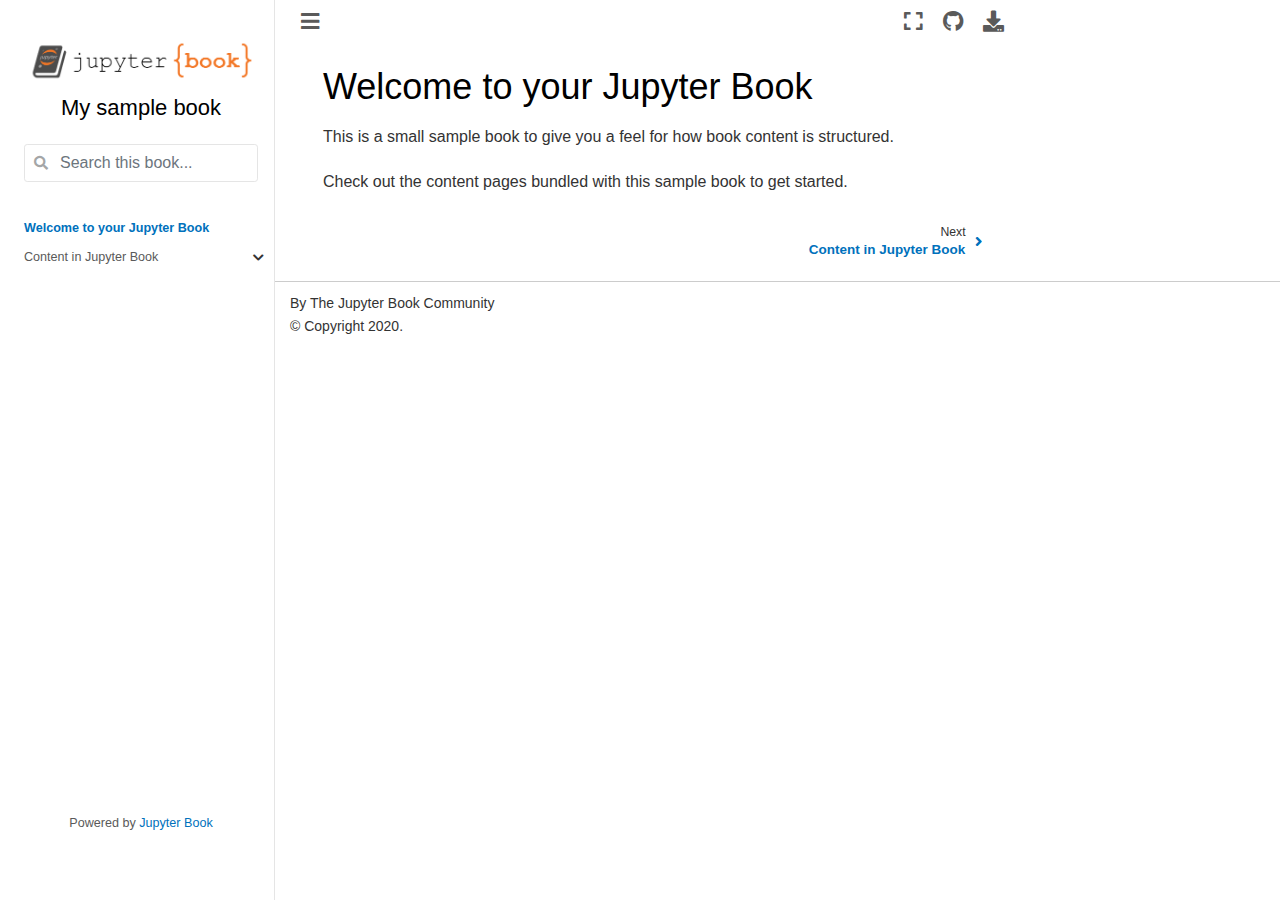
<file: _build/html/intro.html>
<!DOCTYPE html>

<html>
  <head>
    <meta charset="utf-8" />
    <meta name="viewport" content="width=device-width, initial-scale=1.0" />
    <title>Welcome to your Jupyter Book &#8212; My sample book</title>
    
  <!-- Loaded before other Sphinx assets -->
  <link href="_static/styles/theme.css?digest=1999514e3f237ded88cf" rel="stylesheet">
<link href="_static/styles/pydata-sphinx-theme.css?digest=1999514e3f237ded88cf" rel="stylesheet">

    
  <link rel="stylesheet"
    href="_static/vendor/fontawesome/5.13.0/css/all.min.css">
  <link rel="preload" as="font" type="font/woff2" crossorigin
    href="_static/vendor/fontawesome/5.13.0/webfonts/fa-solid-900.woff2">
  <link rel="preload" as="font" type="font/woff2" crossorigin
    href="_static/vendor/fontawesome/5.13.0/webfonts/fa-brands-400.woff2">

    <link rel="stylesheet" href="_static/pygments.css" type="text/css" />
    <link rel="stylesheet" href="_static/styles/sphinx-book-theme.css" type="text/css" />
    <link rel="stylesheet" type="text/css" href="_static/togglebutton.css" />
    <link rel="stylesheet" type="text/css" href="_static/copybutton.css" />
    <link rel="stylesheet" type="text/css" href="_static/mystnb.css" />
    <link rel="stylesheet" type="text/css" href="_static/sphinx-thebe.css" />
    <link rel="stylesheet" type="text/css" href="_static/panels-main.c949a650a448cc0ae9fd3441c0e17fb0.css" />
    <link rel="stylesheet" type="text/css" href="_static/panels-variables.06eb56fa6e07937060861dad626602ad.css" />
    
  <!-- Pre-loaded scripts that we'll load fully later -->
  <link rel="preload" as="script" href="_static/scripts/pydata-sphinx-theme.js?digest=1999514e3f237ded88cf">

    <script id="documentation_options" data-url_root="./" src="_static/documentation_options.js"></script>
    <script src="_static/jquery.js"></script>
    <script src="_static/underscore.js"></script>
    <script src="_static/doctools.js"></script>
    <script src="_static/togglebutton.js"></script>
    <script src="_static/clipboard.min.js"></script>
    <script src="_static/copybutton.js"></script>
    <script src="_static/scripts/sphinx-book-theme.js?digest=9c920249402e914e316237a7dbc6769907cce411"></script>
    <script >var togglebuttonSelector = '.toggle, .admonition.dropdown, .tag_hide_input div.cell_input, .tag_hide-input div.cell_input, .tag_hide_output div.cell_output, .tag_hide-output div.cell_output, .tag_hide_cell.cell, .tag_hide-cell.cell';</script>
    <script >const THEBE_JS_URL = "https://unpkg.com/thebe@0.8.2/lib/index.js"
const thebe_selector = ".thebe,.cell"
const thebe_selector_input = "pre"
const thebe_selector_output = ".output, .cell_output"
</script>
    <script async="async" src="_static/sphinx-thebe.js"></script>
    <link rel="index" title="Index" href="genindex.html" />
    <link rel="search" title="Search" href="search.html" />
    <link rel="next" title="Content in Jupyter Book" href="content.html" />
    <meta name="viewport" content="width=device-width, initial-scale=1" />
    <meta name="docsearch:language" content="None">
    

    <!-- Google Analytics -->
    
  </head>
  <body data-spy="scroll" data-target="#bd-toc-nav" data-offset="60">
<!-- Checkboxes to toggle the left sidebar -->
<input type="checkbox" class="sidebar-toggle" name="__navigation" id="__navigation" aria-label="Toggle navigation sidebar">
<label class="overlay overlay-navbar" for="__navigation">
    <div class="visually-hidden">Toggle navigation sidebar</div>
</label>
<!-- Checkboxes to toggle the in-page toc -->
<input type="checkbox" class="sidebar-toggle" name="__page-toc" id="__page-toc" aria-label="Toggle in-page Table of Contents">
<label class="overlay overlay-pagetoc" for="__page-toc">
    <div class="visually-hidden">Toggle in-page Table of Contents</div>
</label>
<!-- Headers at the top -->
<div class="announcement header-item noprint"></div>
<div class="header header-item noprint"></div>

    
    <div class="container-fluid" id="banner"></div>

    

    <div class="container-xl">
      <div class="row">
          
<!-- Sidebar -->
<div class="bd-sidebar noprint" id="site-navigation">
    <div class="bd-sidebar__content">
        <div class="bd-sidebar__top"><div class="navbar-brand-box">
    <a class="navbar-brand text-wrap" href="index.html">
      
        <!-- `logo` is deprecated in Sphinx 4.0, so remove this when we stop supporting 3 -->
        
      
      
      <img src="_static/logo.png" class="logo" alt="logo">
      
      
      <h1 class="site-logo" id="site-title">My sample book</h1>
      
    </a>
</div><form class="bd-search d-flex align-items-center" action="search.html" method="get">
  <i class="icon fas fa-search"></i>
  <input type="search" class="form-control" name="q" id="search-input" placeholder="Search this book..." aria-label="Search this book..." autocomplete="off" >
</form><nav class="bd-links" id="bd-docs-nav" aria-label="Main">
    <div class="bd-toc-item active">
        
        <ul class="nav bd-sidenav bd-sidenav__home-link">
            <li class="toctree-l1 current active">
                <a class="reference internal" href="#">
                    Welcome to your Jupyter Book
                </a>
            </li>
        </ul>
        <ul class="nav bd-sidenav">
 <li class="toctree-l1 has-children">
  <a class="reference internal" href="content.html">
   Content in Jupyter Book
  </a>
  <input class="toctree-checkbox" id="toctree-checkbox-1" name="toctree-checkbox-1" type="checkbox"/>
  <label for="toctree-checkbox-1">
   <i class="fas fa-chevron-down">
   </i>
  </label>
  <ul>
   <li class="toctree-l2">
    <a class="reference internal" href="markdown.html">
     Markdown Files
    </a>
   </li>
   <li class="toctree-l2">
    <a class="reference internal" href="notebooks.html">
     Content with notebooks
    </a>
   </li>
  </ul>
 </li>
</ul>

    </div>
</nav></div>
        <div class="bd-sidebar__bottom">
             <!-- To handle the deprecated key -->
            
            <div class="navbar_extra_footer">
            Powered by <a href="https://jupyterbook.org">Jupyter Book</a>
            </div>
            
        </div>
    </div>
    <div id="rtd-footer-container"></div>
</div>


          


          
<!-- A tiny helper pixel to detect if we've scrolled -->
<div class="sbt-scroll-pixel-helper"></div>
<!-- Main content -->
<div class="col py-0 content-container">
    
    <div class="header-article row sticky-top noprint">
        



<div class="col py-1 d-flex header-article-main">
    <div class="header-article__left">
        
        <label for="__navigation"
  class="headerbtn"
  data-toggle="tooltip"
data-placement="right"
title="Toggle navigation"
>
  

<span class="headerbtn__icon-container">
  <i class="fas fa-bars"></i>
  </span>

</label>

        
    </div>
    <div class="header-article__right">
<button onclick="toggleFullScreen()"
  class="headerbtn"
  data-toggle="tooltip"
data-placement="bottom"
title="Fullscreen mode"
>
  

<span class="headerbtn__icon-container">
  <i class="fas fa-expand"></i>
  </span>

</button>

<div class="menu-dropdown menu-dropdown-repository-buttons">
  <button class="headerbtn menu-dropdown__trigger"
      aria-label="Source repositories">
      <i class="fab fa-github"></i>
  </button>
  <div class="menu-dropdown__content">
    <ul>
      <li>
        <a href="https://github.com/executablebooks/jupyter-book"
   class="headerbtn"
   data-toggle="tooltip"
data-placement="left"
title="Source repository"
>
  

<span class="headerbtn__icon-container">
  <i class="fab fa-github"></i>
  </span>
<span class="headerbtn__text-container">repository</span>
</a>

      </li>
      
      <li>
        <a href="https://github.com/executablebooks/jupyter-book/issues/new?title=Issue%20on%20page%20%2Fintro.html&body=Your%20issue%20content%20here."
   class="headerbtn"
   data-toggle="tooltip"
data-placement="left"
title="Open an issue"
>
  

<span class="headerbtn__icon-container">
  <i class="fas fa-lightbulb"></i>
  </span>
<span class="headerbtn__text-container">open issue</span>
</a>

      </li>
      
    </ul>
  </div>
</div>

<div class="menu-dropdown menu-dropdown-download-buttons">
  <button class="headerbtn menu-dropdown__trigger"
      aria-label="Download this page">
      <i class="fas fa-download"></i>
  </button>
  <div class="menu-dropdown__content">
    <ul>
      <li>
        <a href="_sources/intro.md"
   class="headerbtn"
   data-toggle="tooltip"
data-placement="left"
title="Download source file"
>
  

<span class="headerbtn__icon-container">
  <i class="fas fa-file"></i>
  </span>
<span class="headerbtn__text-container">.md</span>
</a>

      </li>
      
      <li>
        
<button onclick="printPdf(this)"
  class="headerbtn"
  data-toggle="tooltip"
data-placement="left"
title="Print to PDF"
>
  

<span class="headerbtn__icon-container">
  <i class="fas fa-file-pdf"></i>
  </span>
<span class="headerbtn__text-container">.pdf</span>
</button>

      </li>
      
    </ul>
  </div>
</div>

    </div>
</div>

<!-- Table of contents -->
<div class="col-md-3 bd-toc show noprint">
</div>
    </div>
    <div class="article row">
        <div class="col pl-md-3 pl-lg-5 content-container">
            <!-- Table of contents that is only displayed when printing the page -->
            <div id="jb-print-docs-body" class="onlyprint">
                <h1>Welcome to your Jupyter Book</h1>
                <!-- Table of contents -->
                <div id="print-main-content">
                    <div id="jb-print-toc">
                        
                    </div>
                </div>
            </div>
            <main id="main-content" role="main">
                
              <div>
                
  <div class="section" id="welcome-to-your-jupyter-book">
<h1>Welcome to your Jupyter Book<a class="headerlink" href="#welcome-to-your-jupyter-book" title="Permalink to this headline">¶</a></h1>
<p>This is a small sample book to give you a feel for how book content is
structured.</p>
<p>Check out the content pages bundled with this sample book to get started.</p>
<div class="toctree-wrapper compound">
</div>
</div>

    <script type="text/x-thebe-config">
    {
        requestKernel: true,
        binderOptions: {
            repo: "binder-examples/jupyter-stacks-datascience",
            ref: "master",
        },
        codeMirrorConfig: {
            theme: "abcdef",
            mode: "python"
        },
        kernelOptions: {
            kernelName: "python3",
            path: "./."
        },
        predefinedOutput: true
    }
    </script>
    <script>kernelName = 'python3'</script>

              </div>
              
            </main>
            <footer class="footer-article noprint">
                
    <!-- Previous / next buttons -->
<div class='prev-next-area'>
    <a class='right-next' id="next-link" href="content.html" title="next page">
    <div class="prev-next-info">
        <p class="prev-next-subtitle">next</p>
        <p class="prev-next-title">Content in Jupyter Book</p>
    </div>
    <i class="fas fa-angle-right"></i>
    </a>
</div>
            </footer>
        </div>
    </div>
    <div class="footer-content row">
        <footer class="col footer"><p>
  
    By The Jupyter Book Community<br/>
  
      &copy; Copyright 2020.<br/>
</p>
        </footer>
    </div>
    
</div>


      </div>
    </div>
  
  <!-- Scripts loaded after <body> so the DOM is not blocked -->
  <script src="_static/scripts/pydata-sphinx-theme.js?digest=1999514e3f237ded88cf"></script>


  </body>
</html>
</file>
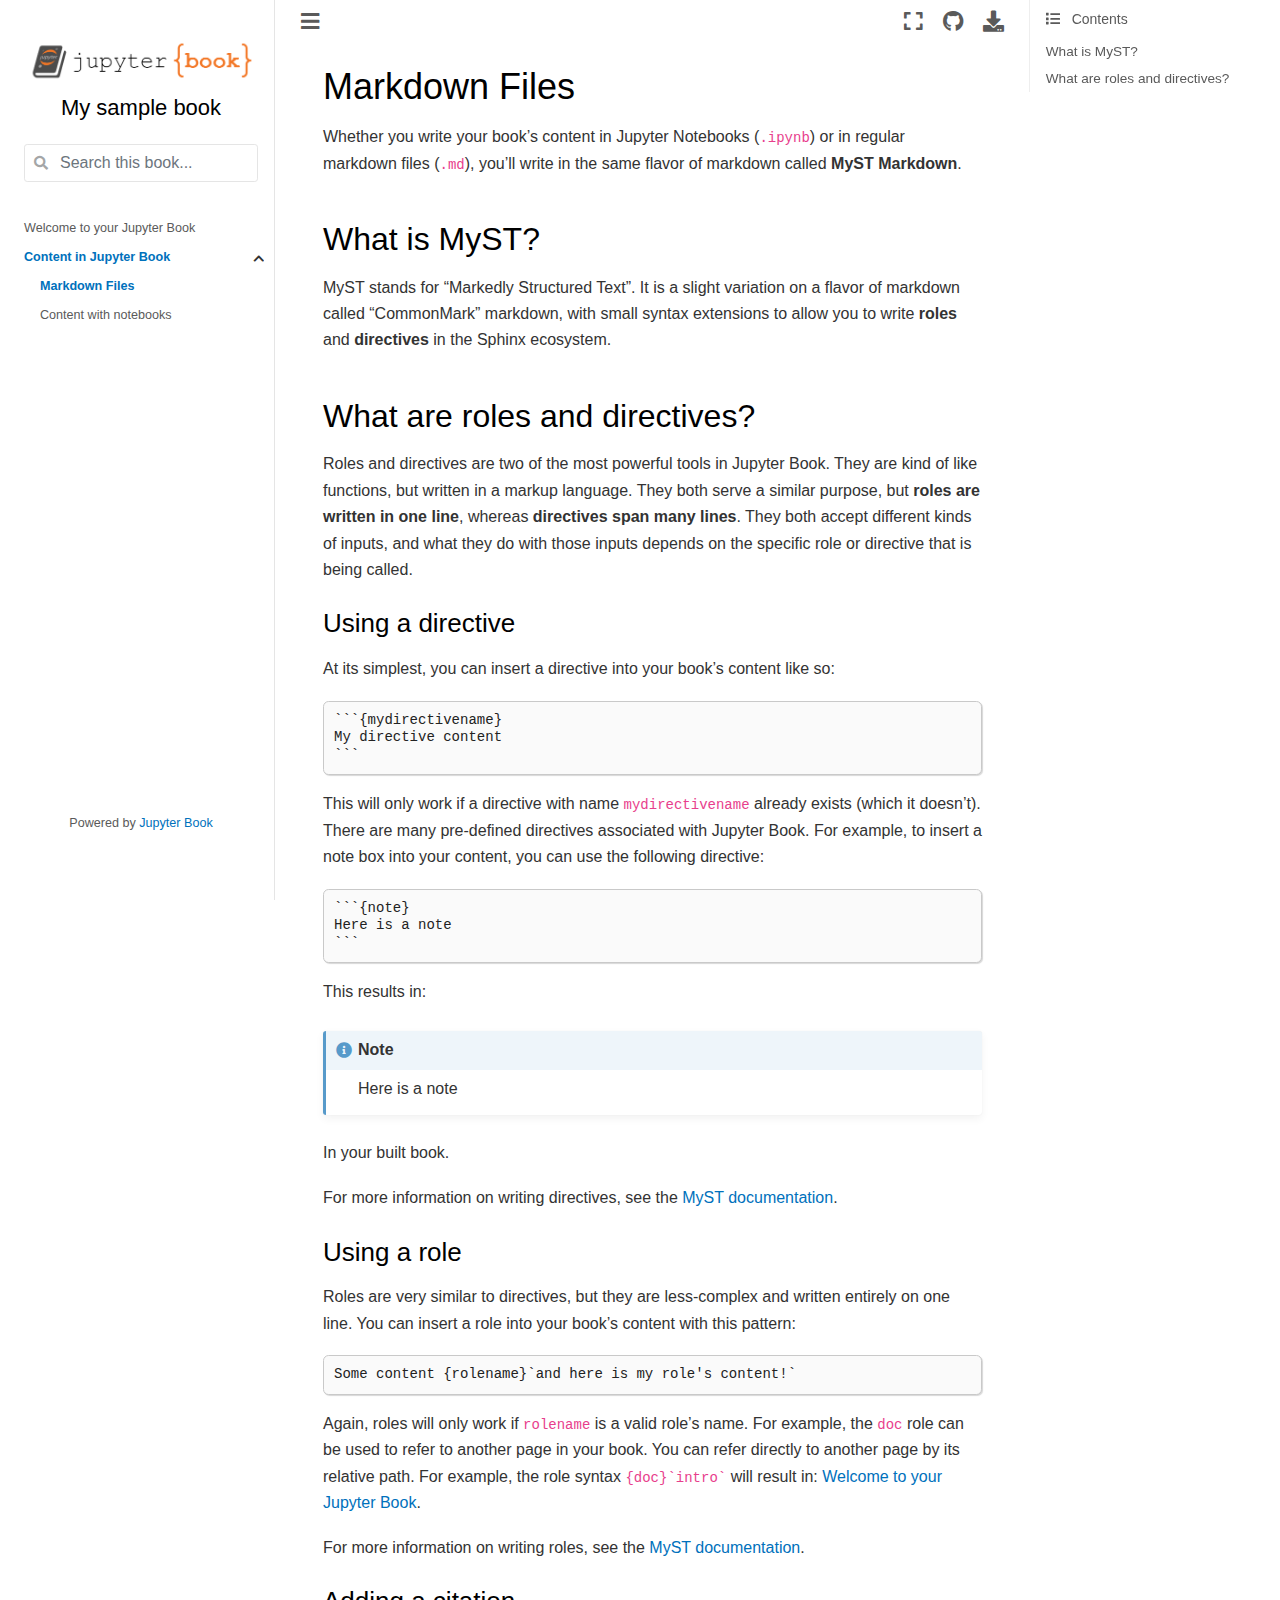
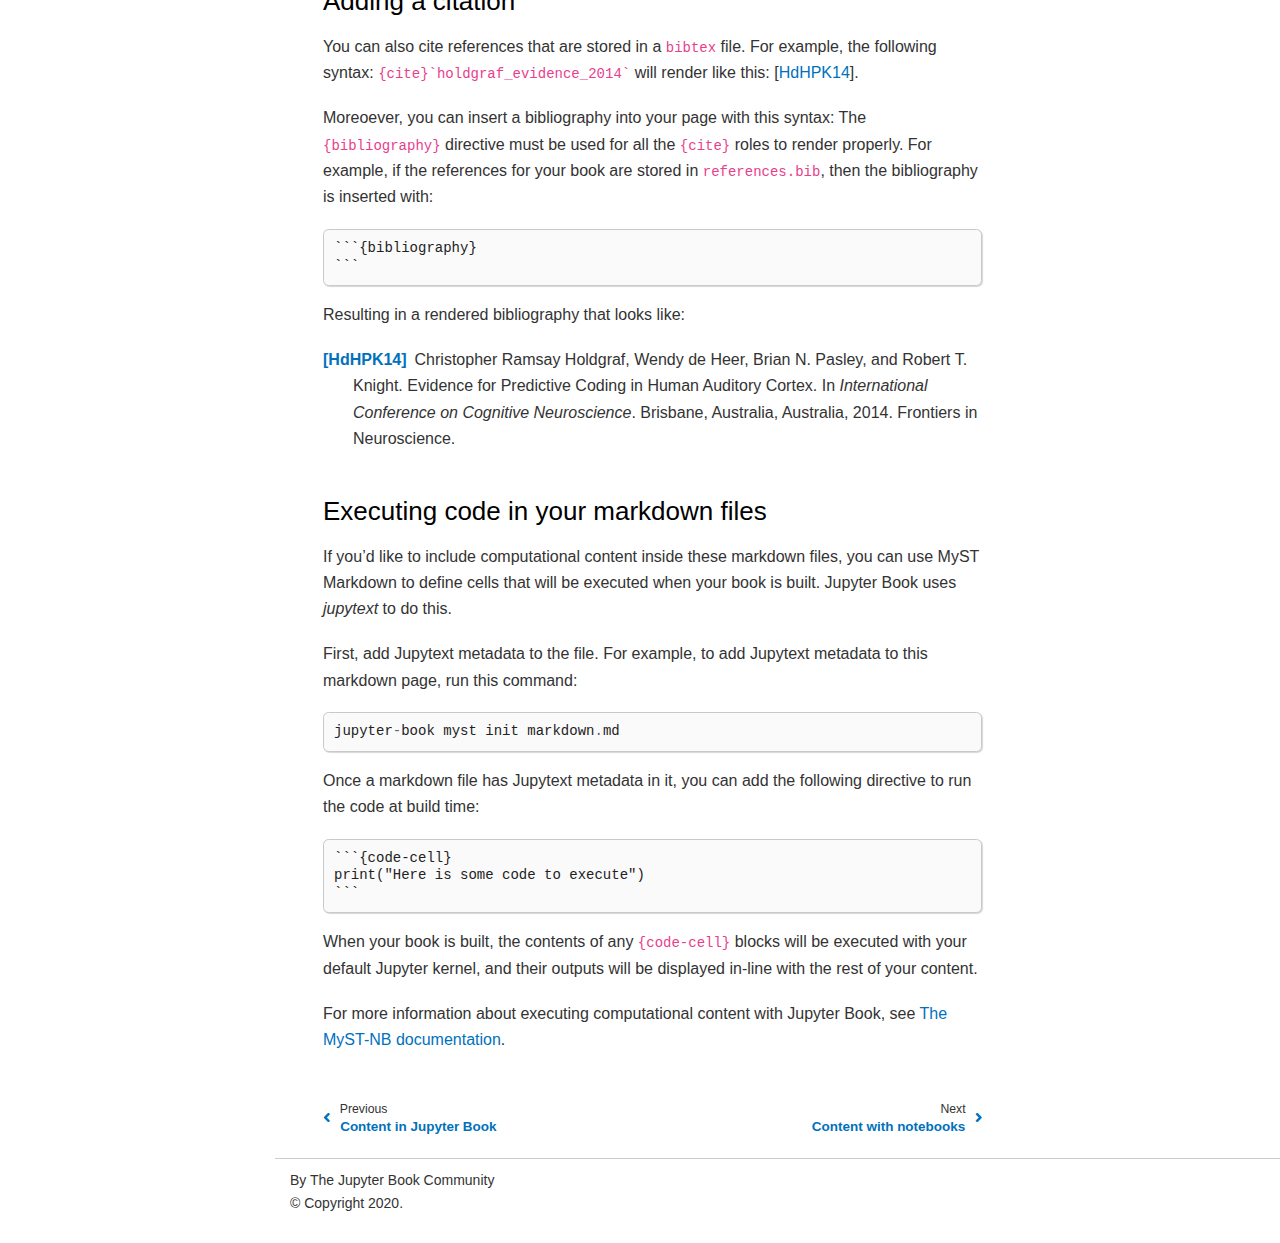
<file: _build/html/markdown.html>
<!DOCTYPE html>

<html>
  <head>
    <meta charset="utf-8" />
    <meta name="viewport" content="width=device-width, initial-scale=1.0" />
    <title>Markdown Files &#8212; My sample book</title>
    
  <!-- Loaded before other Sphinx assets -->
  <link href="_static/styles/theme.css?digest=1999514e3f237ded88cf" rel="stylesheet">
<link href="_static/styles/pydata-sphinx-theme.css?digest=1999514e3f237ded88cf" rel="stylesheet">

    
  <link rel="stylesheet"
    href="_static/vendor/fontawesome/5.13.0/css/all.min.css">
  <link rel="preload" as="font" type="font/woff2" crossorigin
    href="_static/vendor/fontawesome/5.13.0/webfonts/fa-solid-900.woff2">
  <link rel="preload" as="font" type="font/woff2" crossorigin
    href="_static/vendor/fontawesome/5.13.0/webfonts/fa-brands-400.woff2">

    <link rel="stylesheet" href="_static/pygments.css" type="text/css" />
    <link rel="stylesheet" href="_static/styles/sphinx-book-theme.css" type="text/css" />
    <link rel="stylesheet" type="text/css" href="_static/togglebutton.css" />
    <link rel="stylesheet" type="text/css" href="_static/copybutton.css" />
    <link rel="stylesheet" type="text/css" href="_static/mystnb.css" />
    <link rel="stylesheet" type="text/css" href="_static/sphinx-thebe.css" />
    <link rel="stylesheet" type="text/css" href="_static/panels-main.c949a650a448cc0ae9fd3441c0e17fb0.css" />
    <link rel="stylesheet" type="text/css" href="_static/panels-variables.06eb56fa6e07937060861dad626602ad.css" />
    
  <!-- Pre-loaded scripts that we'll load fully later -->
  <link rel="preload" as="script" href="_static/scripts/pydata-sphinx-theme.js?digest=1999514e3f237ded88cf">

    <script id="documentation_options" data-url_root="./" src="_static/documentation_options.js"></script>
    <script src="_static/jquery.js"></script>
    <script src="_static/underscore.js"></script>
    <script src="_static/doctools.js"></script>
    <script src="_static/togglebutton.js"></script>
    <script src="_static/clipboard.min.js"></script>
    <script src="_static/copybutton.js"></script>
    <script src="_static/scripts/sphinx-book-theme.js?digest=9c920249402e914e316237a7dbc6769907cce411"></script>
    <script >var togglebuttonSelector = '.toggle, .admonition.dropdown, .tag_hide_input div.cell_input, .tag_hide-input div.cell_input, .tag_hide_output div.cell_output, .tag_hide-output div.cell_output, .tag_hide_cell.cell, .tag_hide-cell.cell';</script>
    <script >const THEBE_JS_URL = "https://unpkg.com/thebe@0.8.2/lib/index.js"
const thebe_selector = ".thebe,.cell"
const thebe_selector_input = "pre"
const thebe_selector_output = ".output, .cell_output"
</script>
    <script async="async" src="_static/sphinx-thebe.js"></script>
    <link rel="index" title="Index" href="genindex.html" />
    <link rel="search" title="Search" href="search.html" />
    <link rel="next" title="Content with notebooks" href="notebooks.html" />
    <link rel="prev" title="Content in Jupyter Book" href="content.html" />
    <meta name="viewport" content="width=device-width, initial-scale=1" />
    <meta name="docsearch:language" content="None">
    

    <!-- Google Analytics -->
    
  </head>
  <body data-spy="scroll" data-target="#bd-toc-nav" data-offset="60">
<!-- Checkboxes to toggle the left sidebar -->
<input type="checkbox" class="sidebar-toggle" name="__navigation" id="__navigation" aria-label="Toggle navigation sidebar">
<label class="overlay overlay-navbar" for="__navigation">
    <div class="visually-hidden">Toggle navigation sidebar</div>
</label>
<!-- Checkboxes to toggle the in-page toc -->
<input type="checkbox" class="sidebar-toggle" name="__page-toc" id="__page-toc" aria-label="Toggle in-page Table of Contents">
<label class="overlay overlay-pagetoc" for="__page-toc">
    <div class="visually-hidden">Toggle in-page Table of Contents</div>
</label>
<!-- Headers at the top -->
<div class="announcement header-item noprint"></div>
<div class="header header-item noprint"></div>

    
    <div class="container-fluid" id="banner"></div>

    

    <div class="container-xl">
      <div class="row">
          
<!-- Sidebar -->
<div class="bd-sidebar noprint" id="site-navigation">
    <div class="bd-sidebar__content">
        <div class="bd-sidebar__top"><div class="navbar-brand-box">
    <a class="navbar-brand text-wrap" href="index.html">
      
        <!-- `logo` is deprecated in Sphinx 4.0, so remove this when we stop supporting 3 -->
        
      
      
      <img src="_static/logo.png" class="logo" alt="logo">
      
      
      <h1 class="site-logo" id="site-title">My sample book</h1>
      
    </a>
</div><form class="bd-search d-flex align-items-center" action="search.html" method="get">
  <i class="icon fas fa-search"></i>
  <input type="search" class="form-control" name="q" id="search-input" placeholder="Search this book..." aria-label="Search this book..." autocomplete="off" >
</form><nav class="bd-links" id="bd-docs-nav" aria-label="Main">
    <div class="bd-toc-item active">
        
        <ul class="nav bd-sidenav bd-sidenav__home-link">
            <li class="toctree-l1">
                <a class="reference internal" href="intro.html">
                    Welcome to your Jupyter Book
                </a>
            </li>
        </ul>
        <ul class="current nav bd-sidenav">
 <li class="toctree-l1 current active has-children">
  <a class="reference internal" href="content.html">
   Content in Jupyter Book
  </a>
  <input checked="" class="toctree-checkbox" id="toctree-checkbox-1" name="toctree-checkbox-1" type="checkbox"/>
  <label for="toctree-checkbox-1">
   <i class="fas fa-chevron-down">
   </i>
  </label>
  <ul class="current">
   <li class="toctree-l2 current active">
    <a class="current reference internal" href="#">
     Markdown Files
    </a>
   </li>
   <li class="toctree-l2">
    <a class="reference internal" href="notebooks.html">
     Content with notebooks
    </a>
   </li>
  </ul>
 </li>
</ul>

    </div>
</nav></div>
        <div class="bd-sidebar__bottom">
             <!-- To handle the deprecated key -->
            
            <div class="navbar_extra_footer">
            Powered by <a href="https://jupyterbook.org">Jupyter Book</a>
            </div>
            
        </div>
    </div>
    <div id="rtd-footer-container"></div>
</div>


          


          
<!-- A tiny helper pixel to detect if we've scrolled -->
<div class="sbt-scroll-pixel-helper"></div>
<!-- Main content -->
<div class="col py-0 content-container">
    
    <div class="header-article row sticky-top noprint">
        



<div class="col py-1 d-flex header-article-main">
    <div class="header-article__left">
        
        <label for="__navigation"
  class="headerbtn"
  data-toggle="tooltip"
data-placement="right"
title="Toggle navigation"
>
  

<span class="headerbtn__icon-container">
  <i class="fas fa-bars"></i>
  </span>

</label>

        
    </div>
    <div class="header-article__right">
<button onclick="toggleFullScreen()"
  class="headerbtn"
  data-toggle="tooltip"
data-placement="bottom"
title="Fullscreen mode"
>
  

<span class="headerbtn__icon-container">
  <i class="fas fa-expand"></i>
  </span>

</button>

<div class="menu-dropdown menu-dropdown-repository-buttons">
  <button class="headerbtn menu-dropdown__trigger"
      aria-label="Source repositories">
      <i class="fab fa-github"></i>
  </button>
  <div class="menu-dropdown__content">
    <ul>
      <li>
        <a href="https://github.com/executablebooks/jupyter-book"
   class="headerbtn"
   data-toggle="tooltip"
data-placement="left"
title="Source repository"
>
  

<span class="headerbtn__icon-container">
  <i class="fab fa-github"></i>
  </span>
<span class="headerbtn__text-container">repository</span>
</a>

      </li>
      
      <li>
        <a href="https://github.com/executablebooks/jupyter-book/issues/new?title=Issue%20on%20page%20%2Fmarkdown.html&body=Your%20issue%20content%20here."
   class="headerbtn"
   data-toggle="tooltip"
data-placement="left"
title="Open an issue"
>
  

<span class="headerbtn__icon-container">
  <i class="fas fa-lightbulb"></i>
  </span>
<span class="headerbtn__text-container">open issue</span>
</a>

      </li>
      
    </ul>
  </div>
</div>

<div class="menu-dropdown menu-dropdown-download-buttons">
  <button class="headerbtn menu-dropdown__trigger"
      aria-label="Download this page">
      <i class="fas fa-download"></i>
  </button>
  <div class="menu-dropdown__content">
    <ul>
      <li>
        <a href="_sources/markdown.md"
   class="headerbtn"
   data-toggle="tooltip"
data-placement="left"
title="Download source file"
>
  

<span class="headerbtn__icon-container">
  <i class="fas fa-file"></i>
  </span>
<span class="headerbtn__text-container">.md</span>
</a>

      </li>
      
      <li>
        
<button onclick="printPdf(this)"
  class="headerbtn"
  data-toggle="tooltip"
data-placement="left"
title="Print to PDF"
>
  

<span class="headerbtn__icon-container">
  <i class="fas fa-file-pdf"></i>
  </span>
<span class="headerbtn__text-container">.pdf</span>
</button>

      </li>
      
    </ul>
  </div>
</div>
<label for="__page-toc"
  class="headerbtn headerbtn-page-toc"
  
>
  

<span class="headerbtn__icon-container">
  <i class="fas fa-list"></i>
  </span>

</label>

    </div>
</div>

<!-- Table of contents -->
<div class="col-md-3 bd-toc show noprint">
    <div class="tocsection onthispage pt-5 pb-3">
        <i class="fas fa-list"></i> Contents
    </div>
    <nav id="bd-toc-nav" aria-label="Page">
        <ul class="visible nav section-nav flex-column">
 <li class="toc-h2 nav-item toc-entry">
  <a class="reference internal nav-link" href="#what-is-myst">
   What is MyST?
  </a>
 </li>
 <li class="toc-h2 nav-item toc-entry">
  <a class="reference internal nav-link" href="#what-are-roles-and-directives">
   What are roles and directives?
  </a>
  <ul class="nav section-nav flex-column">
   <li class="toc-h3 nav-item toc-entry">
    <a class="reference internal nav-link" href="#using-a-directive">
     Using a directive
    </a>
   </li>
   <li class="toc-h3 nav-item toc-entry">
    <a class="reference internal nav-link" href="#using-a-role">
     Using a role
    </a>
   </li>
   <li class="toc-h3 nav-item toc-entry">
    <a class="reference internal nav-link" href="#adding-a-citation">
     Adding a citation
    </a>
   </li>
   <li class="toc-h3 nav-item toc-entry">
    <a class="reference internal nav-link" href="#executing-code-in-your-markdown-files">
     Executing code in your markdown files
    </a>
   </li>
  </ul>
 </li>
</ul>

    </nav>
</div>
    </div>
    <div class="article row">
        <div class="col pl-md-3 pl-lg-5 content-container">
            <!-- Table of contents that is only displayed when printing the page -->
            <div id="jb-print-docs-body" class="onlyprint">
                <h1>Markdown Files</h1>
                <!-- Table of contents -->
                <div id="print-main-content">
                    <div id="jb-print-toc">
                        
                        <div>
                            <h2> Contents </h2>
                        </div>
                        <nav aria-label="Page">
                            <ul class="visible nav section-nav flex-column">
 <li class="toc-h2 nav-item toc-entry">
  <a class="reference internal nav-link" href="#what-is-myst">
   What is MyST?
  </a>
 </li>
 <li class="toc-h2 nav-item toc-entry">
  <a class="reference internal nav-link" href="#what-are-roles-and-directives">
   What are roles and directives?
  </a>
  <ul class="nav section-nav flex-column">
   <li class="toc-h3 nav-item toc-entry">
    <a class="reference internal nav-link" href="#using-a-directive">
     Using a directive
    </a>
   </li>
   <li class="toc-h3 nav-item toc-entry">
    <a class="reference internal nav-link" href="#using-a-role">
     Using a role
    </a>
   </li>
   <li class="toc-h3 nav-item toc-entry">
    <a class="reference internal nav-link" href="#adding-a-citation">
     Adding a citation
    </a>
   </li>
   <li class="toc-h3 nav-item toc-entry">
    <a class="reference internal nav-link" href="#executing-code-in-your-markdown-files">
     Executing code in your markdown files
    </a>
   </li>
  </ul>
 </li>
</ul>

                        </nav>
                    </div>
                </div>
            </div>
            <main id="main-content" role="main">
                
              <div>
                
  <div class="section" id="markdown-files">
<h1>Markdown Files<a class="headerlink" href="#markdown-files" title="Permalink to this headline">¶</a></h1>
<p>Whether you write your book’s content in Jupyter Notebooks (<code class="docutils literal notranslate"><span class="pre">.ipynb</span></code>) or
in regular markdown files (<code class="docutils literal notranslate"><span class="pre">.md</span></code>), you’ll write in the same flavor of markdown
called <strong>MyST Markdown</strong>.</p>
<div class="section" id="what-is-myst">
<h2>What is MyST?<a class="headerlink" href="#what-is-myst" title="Permalink to this headline">¶</a></h2>
<p>MyST stands for “Markedly Structured Text”. It
is a slight variation on a flavor of markdown called “CommonMark” markdown,
with small syntax extensions to allow you to write <strong>roles</strong> and <strong>directives</strong>
in the Sphinx ecosystem.</p>
</div>
<div class="section" id="what-are-roles-and-directives">
<h2>What are roles and directives?<a class="headerlink" href="#what-are-roles-and-directives" title="Permalink to this headline">¶</a></h2>
<p>Roles and directives are two of the most powerful tools in Jupyter Book. They
are kind of like functions, but written in a markup language. They both
serve a similar purpose, but <strong>roles are written in one line</strong>, whereas
<strong>directives span many lines</strong>. They both accept different kinds of inputs,
and what they do with those inputs depends on the specific role or directive
that is being called.</p>
<div class="section" id="using-a-directive">
<h3>Using a directive<a class="headerlink" href="#using-a-directive" title="Permalink to this headline">¶</a></h3>
<p>At its simplest, you can insert a directive into your book’s content like so:</p>
<div class="highlight-default notranslate"><div class="highlight"><pre><span></span>```{mydirectivename}
My directive content
```
</pre></div>
</div>
<p>This will only work if a directive with name <code class="docutils literal notranslate"><span class="pre">mydirectivename</span></code> already exists
(which it doesn’t). There are many pre-defined directives associated with
Jupyter Book. For example, to insert a note box into your content, you can
use the following directive:</p>
<div class="highlight-default notranslate"><div class="highlight"><pre><span></span>```{note}
Here is a note
```
</pre></div>
</div>
<p>This results in:</p>
<div class="admonition note">
<p class="admonition-title">Note</p>
<p>Here is a note</p>
</div>
<p>In your built book.</p>
<p>For more information on writing directives, see the
<a class="reference external" href="https://myst-parser.readthedocs.io/">MyST documentation</a>.</p>
</div>
<div class="section" id="using-a-role">
<h3>Using a role<a class="headerlink" href="#using-a-role" title="Permalink to this headline">¶</a></h3>
<p>Roles are very similar to directives, but they are less-complex and written
entirely on one line. You can insert a role into your book’s content with
this pattern:</p>
<div class="highlight-default notranslate"><div class="highlight"><pre><span></span>Some content {rolename}`and here is my role&#39;s content!`
</pre></div>
</div>
<p>Again, roles will only work if <code class="docutils literal notranslate"><span class="pre">rolename</span></code> is a valid role’s name. For example,
the <code class="docutils literal notranslate"><span class="pre">doc</span></code> role can be used to refer to another page in your book. You can
refer directly to another page by its relative path. For example, the
role syntax <code class="docutils literal notranslate"><span class="pre">{doc}`intro`</span></code> will result in: <a class="reference internal" href="intro.html"><span class="doc">Welcome to your Jupyter Book</span></a>.</p>
<p>For more information on writing roles, see the
<a class="reference external" href="https://myst-parser.readthedocs.io/">MyST documentation</a>.</p>
</div>
<div class="section" id="adding-a-citation">
<h3>Adding a citation<a class="headerlink" href="#adding-a-citation" title="Permalink to this headline">¶</a></h3>
<p>You can also cite references that are stored in a <code class="docutils literal notranslate"><span class="pre">bibtex</span></code> file. For example,
the following syntax: <code class="docutils literal notranslate"><span class="pre">{cite}`holdgraf_evidence_2014`</span></code> will render like
this: <span id="id1">[<a class="reference internal" href="#id3"><span>HdHPK14</span></a>]</span>.</p>
<p>Moreoever, you can insert a bibliography into your page with this syntax:
The <code class="docutils literal notranslate"><span class="pre">{bibliography}</span></code> directive must be used for all the <code class="docutils literal notranslate"><span class="pre">{cite}</span></code> roles to
render properly.
For example, if the references for your book are stored in <code class="docutils literal notranslate"><span class="pre">references.bib</span></code>,
then the bibliography is inserted with:</p>
<div class="highlight-default notranslate"><div class="highlight"><pre><span></span>```{bibliography}
```
</pre></div>
</div>
<p>Resulting in a rendered bibliography that looks like:</p>
<p id="id2"><dl class="citation">
<dt class="label" id="id3"><span class="brackets"><a class="fn-backref" href="#id1">HdHPK14</a></span></dt>
<dd><p>Christopher Ramsay Holdgraf, Wendy de Heer, Brian N. Pasley, and Robert T. Knight. Evidence for Predictive Coding in Human Auditory Cortex. In <em>International Conference on Cognitive Neuroscience</em>. Brisbane, Australia, Australia, 2014. Frontiers in Neuroscience.</p>
</dd>
</dl>
</p>
</div>
<div class="section" id="executing-code-in-your-markdown-files">
<h3>Executing code in your markdown files<a class="headerlink" href="#executing-code-in-your-markdown-files" title="Permalink to this headline">¶</a></h3>
<p>If you’d like to include computational content inside these markdown files,
you can use MyST Markdown to define cells that will be executed when your
book is built. Jupyter Book uses <em>jupytext</em> to do this.</p>
<p>First, add Jupytext metadata to the file. For example, to add Jupytext metadata
to this markdown page, run this command:</p>
<div class="highlight-default notranslate"><div class="highlight"><pre><span></span><span class="n">jupyter</span><span class="o">-</span><span class="n">book</span> <span class="n">myst</span> <span class="n">init</span> <span class="n">markdown</span><span class="o">.</span><span class="n">md</span>
</pre></div>
</div>
<p>Once a markdown file has Jupytext metadata in it, you can add the following
directive to run the code at build time:</p>
<div class="highlight-default notranslate"><div class="highlight"><pre><span></span>```{code-cell}
print(&quot;Here is some code to execute&quot;)
```
</pre></div>
</div>
<p>When your book is built, the contents of any <code class="docutils literal notranslate"><span class="pre">{code-cell}</span></code> blocks will be
executed with your default Jupyter kernel, and their outputs will be displayed
in-line with the rest of your content.</p>
<p>For more information about executing computational content with Jupyter Book,
see <a class="reference external" href="https://myst-nb.readthedocs.io/">The MyST-NB documentation</a>.</p>
</div>
</div>
</div>

    <script type="text/x-thebe-config">
    {
        requestKernel: true,
        binderOptions: {
            repo: "binder-examples/jupyter-stacks-datascience",
            ref: "master",
        },
        codeMirrorConfig: {
            theme: "abcdef",
            mode: "python"
        },
        kernelOptions: {
            kernelName: "python3",
            path: "./."
        },
        predefinedOutput: true
    }
    </script>
    <script>kernelName = 'python3'</script>

              </div>
              
            </main>
            <footer class="footer-article noprint">
                
    <!-- Previous / next buttons -->
<div class='prev-next-area'>
    <a class='left-prev' id="prev-link" href="content.html" title="previous page">
        <i class="fas fa-angle-left"></i>
        <div class="prev-next-info">
            <p class="prev-next-subtitle">previous</p>
            <p class="prev-next-title">Content in Jupyter Book</p>
        </div>
    </a>
    <a class='right-next' id="next-link" href="notebooks.html" title="next page">
    <div class="prev-next-info">
        <p class="prev-next-subtitle">next</p>
        <p class="prev-next-title">Content with notebooks</p>
    </div>
    <i class="fas fa-angle-right"></i>
    </a>
</div>
            </footer>
        </div>
    </div>
    <div class="footer-content row">
        <footer class="col footer"><p>
  
    By The Jupyter Book Community<br/>
  
      &copy; Copyright 2020.<br/>
</p>
        </footer>
    </div>
    
</div>


      </div>
    </div>
  
  <!-- Scripts loaded after <body> so the DOM is not blocked -->
  <script src="_static/scripts/pydata-sphinx-theme.js?digest=1999514e3f237ded88cf"></script>


  </body>
</html>
</file>
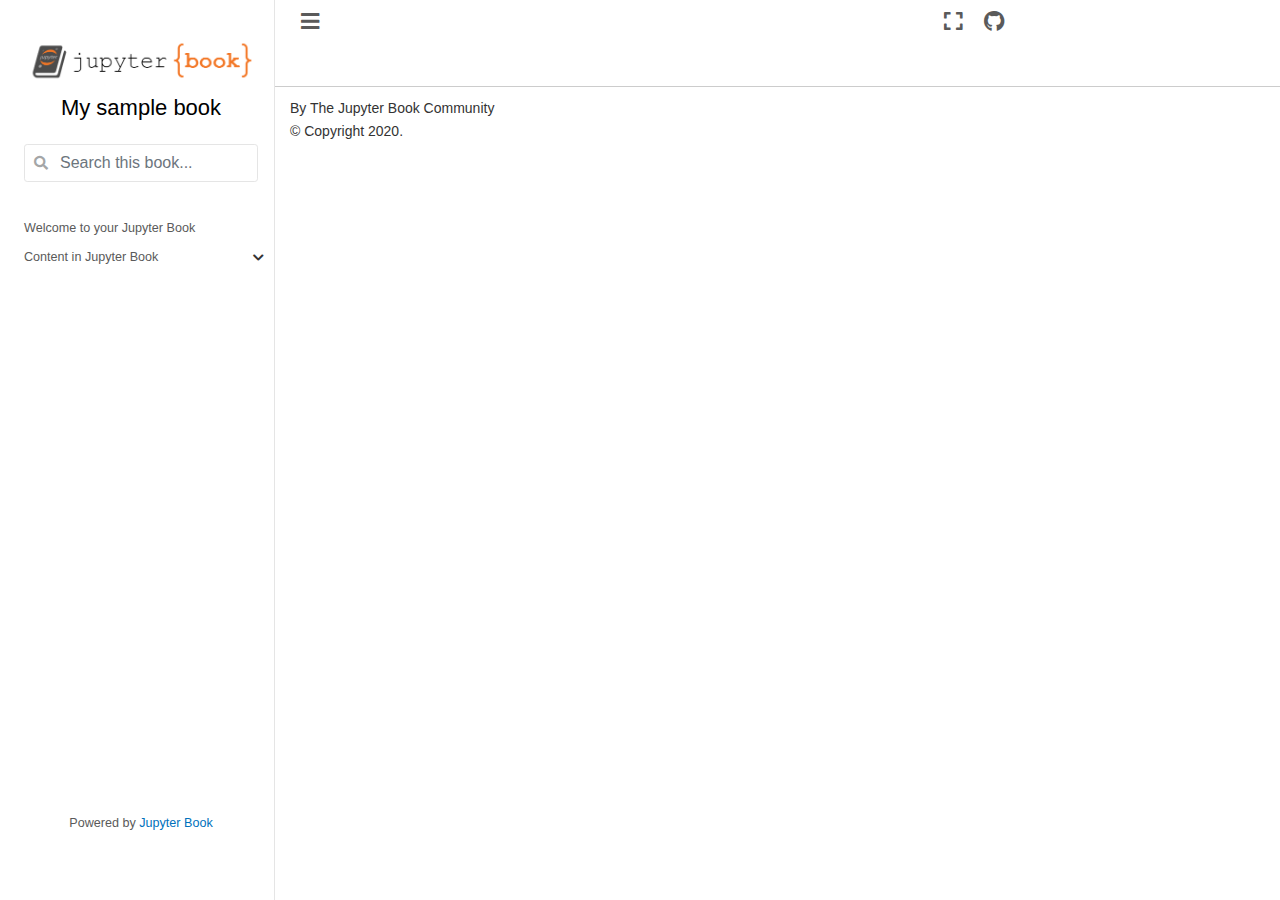
<file: _build/html/search.html>
<!DOCTYPE html>

<html>
  <head>
    <meta charset="utf-8" />
    <meta name="viewport" content="width=device-width, initial-scale=1.0" />
    <title>Search &#8212; My sample book</title>
    
  <!-- Loaded before other Sphinx assets -->
  <link href="_static/styles/theme.css?digest=1999514e3f237ded88cf" rel="stylesheet">
<link href="_static/styles/pydata-sphinx-theme.css?digest=1999514e3f237ded88cf" rel="stylesheet">

    
  <link rel="stylesheet"
    href="_static/vendor/fontawesome/5.13.0/css/all.min.css">
  <link rel="preload" as="font" type="font/woff2" crossorigin
    href="_static/vendor/fontawesome/5.13.0/webfonts/fa-solid-900.woff2">
  <link rel="preload" as="font" type="font/woff2" crossorigin
    href="_static/vendor/fontawesome/5.13.0/webfonts/fa-brands-400.woff2">

    <link rel="stylesheet" href="_static/pygments.css" type="text/css" />
    <link rel="stylesheet" href="_static/styles/sphinx-book-theme.css" type="text/css" />
    <link rel="stylesheet" type="text/css" href="_static/togglebutton.css" />
    <link rel="stylesheet" type="text/css" href="_static/copybutton.css" />
    <link rel="stylesheet" type="text/css" href="_static/mystnb.css" />
    <link rel="stylesheet" type="text/css" href="_static/sphinx-thebe.css" />
    <link rel="stylesheet" type="text/css" href="_static/panels-main.c949a650a448cc0ae9fd3441c0e17fb0.css" />
    <link rel="stylesheet" type="text/css" href="_static/panels-variables.06eb56fa6e07937060861dad626602ad.css" />
    
  <!-- Pre-loaded scripts that we'll load fully later -->
  <link rel="preload" as="script" href="_static/scripts/pydata-sphinx-theme.js?digest=1999514e3f237ded88cf">

    
    <script id="documentation_options" data-url_root="./" src="_static/documentation_options.js"></script>
    <script src="_static/jquery.js"></script>
    <script src="_static/underscore.js"></script>
    <script src="_static/doctools.js"></script>
    <script src="_static/togglebutton.js"></script>
    <script src="_static/clipboard.min.js"></script>
    <script src="_static/copybutton.js"></script>
    <script src="_static/scripts/sphinx-book-theme.js?digest=9c920249402e914e316237a7dbc6769907cce411"></script>
    <script >var togglebuttonSelector = '.toggle, .admonition.dropdown, .tag_hide_input div.cell_input, .tag_hide-input div.cell_input, .tag_hide_output div.cell_output, .tag_hide-output div.cell_output, .tag_hide_cell.cell, .tag_hide-cell.cell';</script>
    <script >const THEBE_JS_URL = "https://unpkg.com/thebe@0.8.2/lib/index.js"
const thebe_selector = ".thebe,.cell"
const thebe_selector_input = "pre"
const thebe_selector_output = ".output, .cell_output"
</script>
    <script async="async" src="_static/sphinx-thebe.js"></script>
    <script src="_static/searchtools.js"></script>
    <script src="_static/language_data.js"></script>
    <link rel="index" title="Index" href="genindex.html" />
    <link rel="search" title="Search" href="#" />
  <script src="searchindex.js" defer></script>
  
    <meta name="viewport" content="width=device-width, initial-scale=1" />
    <meta name="docsearch:language" content="None">
    

    <!-- Google Analytics -->
    

  </head>
  <body data-spy="scroll" data-target="#bd-toc-nav" data-offset="60">
<!-- Checkboxes to toggle the left sidebar -->
<input type="checkbox" class="sidebar-toggle" name="__navigation" id="__navigation" aria-label="Toggle navigation sidebar">
<label class="overlay overlay-navbar" for="__navigation">
    <div class="visually-hidden">Toggle navigation sidebar</div>
</label>
<!-- Checkboxes to toggle the in-page toc -->
<input type="checkbox" class="sidebar-toggle" name="__page-toc" id="__page-toc" aria-label="Toggle in-page Table of Contents">
<label class="overlay overlay-pagetoc" for="__page-toc">
    <div class="visually-hidden">Toggle in-page Table of Contents</div>
</label>
<!-- Headers at the top -->
<div class="announcement header-item noprint"></div>
<div class="header header-item noprint"></div>

    
    <div class="container-fluid" id="banner"></div>

    

    <div class="container-xl">
      <div class="row">
          
<!-- Sidebar -->
<div class="bd-sidebar noprint" id="site-navigation">
    <div class="bd-sidebar__content">
        <div class="bd-sidebar__top"><div class="navbar-brand-box">
    <a class="navbar-brand text-wrap" href="index.html">
      
        <!-- `logo` is deprecated in Sphinx 4.0, so remove this when we stop supporting 3 -->
        
      
      
      <img src="_static/logo.png" class="logo" alt="logo">
      
      
      <h1 class="site-logo" id="site-title">My sample book</h1>
      
    </a>
</div><form class="bd-search d-flex align-items-center" action="#" method="get">
  <i class="icon fas fa-search"></i>
  <input type="search" class="form-control" name="q" id="search-input" placeholder="Search this book..." aria-label="Search this book..." autocomplete="off" >
</form><nav class="bd-links" id="bd-docs-nav" aria-label="Main">
    <div class="bd-toc-item active">
        
        <ul class="nav bd-sidenav bd-sidenav__home-link">
            <li class="toctree-l1">
                <a class="reference internal" href="intro.html">
                    Welcome to your Jupyter Book
                </a>
            </li>
        </ul>
        <ul class="nav bd-sidenav">
 <li class="toctree-l1 has-children">
  <a class="reference internal" href="content.html">
   Content in Jupyter Book
  </a>
  <input class="toctree-checkbox" id="toctree-checkbox-1" name="toctree-checkbox-1" type="checkbox"/>
  <label for="toctree-checkbox-1">
   <i class="fas fa-chevron-down">
   </i>
  </label>
  <ul>
   <li class="toctree-l2">
    <a class="reference internal" href="markdown.html">
     Markdown Files
    </a>
   </li>
   <li class="toctree-l2">
    <a class="reference internal" href="notebooks.html">
     Content with notebooks
    </a>
   </li>
  </ul>
 </li>
</ul>

    </div>
</nav></div>
        <div class="bd-sidebar__bottom">
             <!-- To handle the deprecated key -->
            
            <div class="navbar_extra_footer">
            Powered by <a href="https://jupyterbook.org">Jupyter Book</a>
            </div>
            
        </div>
    </div>
    <div id="rtd-footer-container"></div>
</div>


          


          
<!-- A tiny helper pixel to detect if we've scrolled -->
<div class="sbt-scroll-pixel-helper"></div>
<!-- Main content -->
<div class="col py-0 content-container">
    
    <div class="header-article row sticky-top noprint">
        



<div class="col py-1 d-flex header-article-main">
    <div class="header-article__left">
        
        <label for="__navigation"
  class="headerbtn"
  data-toggle="tooltip"
data-placement="right"
title="Toggle navigation"
>
  

<span class="headerbtn__icon-container">
  <i class="fas fa-bars"></i>
  </span>

</label>

        
    </div>
    <div class="header-article__right">
<button onclick="toggleFullScreen()"
  class="headerbtn"
  data-toggle="tooltip"
data-placement="bottom"
title="Fullscreen mode"
>
  

<span class="headerbtn__icon-container">
  <i class="fas fa-expand"></i>
  </span>

</button>

<div class="menu-dropdown menu-dropdown-repository-buttons">
  <button class="headerbtn menu-dropdown__trigger"
      aria-label="Source repositories">
      <i class="fab fa-github"></i>
  </button>
  <div class="menu-dropdown__content">
    <ul>
      <li>
        <a href="https://github.com/executablebooks/jupyter-book"
   class="headerbtn"
   data-toggle="tooltip"
data-placement="left"
title="Source repository"
>
  

<span class="headerbtn__icon-container">
  <i class="fab fa-github"></i>
  </span>
<span class="headerbtn__text-container">repository</span>
</a>

      </li>
      
      <li>
        <a href="https://github.com/executablebooks/jupyter-book/issues/new?title=Issue%20on%20page%20%2Fsearch.html&body=Your%20issue%20content%20here."
   class="headerbtn"
   data-toggle="tooltip"
data-placement="left"
title="Open an issue"
>
  

<span class="headerbtn__icon-container">
  <i class="fas fa-lightbulb"></i>
  </span>
<span class="headerbtn__text-container">open issue</span>
</a>

      </li>
      
    </ul>
  </div>
</div>

    </div>
</div>

<!-- Table of contents -->
<div class="col-md-3 bd-toc show noprint">
</div>
    </div>
    <div class="article row">
        <div class="col pl-md-3 pl-lg-5 content-container">
            <!-- Table of contents that is only displayed when printing the page -->
            <div id="jb-print-docs-body" class="onlyprint">
                <h1></h1>
                <!-- Table of contents -->
                <div id="print-main-content">
                    <div id="jb-print-toc">
                        
                    </div>
                </div>
            </div>
            <main id="main-content" role="main">
                
              <div>
                
  <h1 id="search-documentation">Search</h1>
  <div id="fallback" class="admonition warning">
  <script>$('#fallback').hide();</script>
  <p>
    Please activate JavaScript to enable the search
    functionality.
  </p>
  </div>
  <p>
    Searching for multiple words only shows matches that contain
    all words.
  </p>
  <form action="" method="get">
    <input type="text" name="q" aria-labelledby="search-documentation" value="" />
    <input type="submit" value="search" />
    <span id="search-progress" style="padding-left: 10px"></span>
  </form>
  
  <div id="search-results">
  
  </div>

              </div>
              
            </main>
            <footer class="footer-article noprint">
                
    <!-- Previous / next buttons -->
<div class='prev-next-area'>
</div>
            </footer>
        </div>
    </div>
    <div class="footer-content row">
        <footer class="col footer"><p>
  
    By The Jupyter Book Community<br/>
  
      &copy; Copyright 2020.<br/>
</p>
        </footer>
    </div>
    
</div>


      </div>
    </div>
  
  <!-- Scripts loaded after <body> so the DOM is not blocked -->
  <script src="_static/scripts/pydata-sphinx-theme.js?digest=1999514e3f237ded88cf"></script>


  </body>
</html>
</file>
<file: Desarrollo de plataformas Web/css/estiloHome.css>
body {
    background-color: lightgreen;
    
}

span {
    font-size: xx-large;
    color: darkgreen;
    font-family: 'Times New Roman', Times, serif;
    font-weight: bold;
    text-align: left;
}

ul.menu {
    background: #F4F4F4;
    border: 3px solid #7C7C7C;
    list-style: none;
    margin: 1;
    padding: 0;
    overflow: hidden;
}
ul.menu li {
    float: left;
    width: 25%;
    height: 10%;
}
ul.menu li h3 a {
    border-left: 1px solid #FFF;
    border-right: 3px solid #7C7C7C;
    text-align: center;
    color: #333;
    display: block;
    padding: .1em;
    text-decoration: none;
}

#apartado0 {
    height: 250px;
    background-color: rgb(194, 191, 32);
}

.container-4{
    overflow: hidden;
    width: 300px;
    vertical-align: middle;
    white-space: nowrap;
}
.container-4 input#search{
    width: 300px;
    height: 50px;
    background: #2b303b;
    border: none;
    font-size: 10pt;
    float: left;
    color: #fff;
    padding-left: 15px;
    -webkit-border-radius: 5px;
    -moz-border-radius: 5px;
    border-radius: 5px;
}
.container-4 input#search::-webkit-input-placeholder {
    color: #65737e;
}
  
 .container-4 input#search:-moz-placeholder { /* Firefox 18- */
    color: #65737e;  
}
  
 .container-4 input#search::-moz-placeholder {  /* Firefox 19+ */
    color: #65737e;  
}
  
 .container-4 input#search:-ms-input-placeholder {  
    color: #65737e;  
}
.container-4 button.icon{
    -webkit-border-top-right-radius: 5px;
    -webkit-border-bottom-right-radius: 5px;
    -moz-border-radius-topright: 5px;
    -moz-border-radius-bottomright: 5px;
    border-top-right-radius: 5px;
    border-bottom-right-radius: 5px;
   
    border: none;
    background: #232833;
    height: 50px;
    width: 50px;
    color: #4f5b66;
    opacity: 0;
    font-size: 10pt;
   
    -webkit-transition: all .55s ease;
    -moz-transition: all .55s ease;
    -ms-transition: all .55s ease;
    -o-transition: all .55s ease;
    transition: all .55s ease;
}

.box {
    position: absolute;
    left: 1578px;
}

.caja {
    height: 60px;
}

#apartado1 {
    height: 440px;
    background-color: rgba(216, 216, 92, 0.418);
}

.apart {
    background-color: aqua;
    height: 308px;
}

.maquinas {
    font-size: 27px;
    color: rgb(15, 35, 126);
}

#vid {
    background-color: rgba(241, 247, 246, 0);
    height: 320px;
}

.apartado {
    background: rgba(206, 219, 85, 0.979);
}

#existen {
    font-size: 27px;
    color: rgb(15, 35, 126);
}

body.separador {
    display: flex;
    flex-direction: column;
    min-height: 100vh;
}

body.separador #apartado2 {
    flex: 1;
    background-color: rgba(255, 255, 255, 0);
}

footer {
    background-color: black;
    font-size: x-large;
    color: red;
    font-family: 'Times New Roman', Times, serif;
    text-align: right;
    bottom: 0;
    position: relative;
    top: 1px;
}
</file>
<file: Desarrollo de plataformas Web/css/estiloEjemreal.css>
body {
    background-color: lightgreen;
}

span {
    font-size: xx-large;
    color: darkgreen;
    font-family: 'Times New Roman', Times, serif;
    font-weight: bold;
    text-align: left;
}

#apartado0 {
    height: 250px;
    background-color: rgb(194, 191, 32);
}

ul.menu {
    background: #F4F4F4;
    border: 3px solid #7C7C7C;
    list-style: none;
    margin: 1;
    padding: 0;
    overflow: hidden;
}
ul.menu li {
    float: left;
    width: 25%;
    height: 10%;
}
ul.menu li h3 a {
    border-left: 1px solid #FFF;
    border-right: 3px solid #7C7C7C;
    text-align: center;
    color: #333;
    display: block;
    padding: .1em;
    text-decoration: none;
}

.container-4{
    overflow: hidden;
    width: 300px;
    vertical-align: middle;
    white-space: nowrap;
}
.container-4 input#search{
    width: 300px;
    height: 50px;
    background: #2b303b;
    border: none;
    font-size: 10pt;
    float: left;
    color: #fff;
    padding-left: 15px;
    -webkit-border-radius: 5px;
    -moz-border-radius: 5px;
    border-radius: 5px;
}
.container-4 input#search::-webkit-input-placeholder {
    color: #65737e;
}
  
 .container-4 input#search:-moz-placeholder { /* Firefox 18- */
    color: #65737e;  
}
  
 .container-4 input#search::-moz-placeholder {  /* Firefox 19+ */
    color: #65737e;  
}
  
 .container-4 input#search:-ms-input-placeholder {  
    color: #65737e;  
}
.container-4 button.icon{
    -webkit-border-top-right-radius: 5px;
    -webkit-border-bottom-right-radius: 5px;
    -moz-border-radius-topright: 5px;
    -moz-border-radius-bottomright: 5px;
    border-top-right-radius: 5px;
    border-bottom-right-radius: 5px;
   
    border: none;
    background: #232833;
    height: 50px;
    width: 50px;
    color: #4f5b66;
    opacity: 0;
    font-size: 10pt;
   
    -webkit-transition: all .55s ease;
    -moz-transition: all .55s ease;
    -ms-transition: all .55s ease;
    -o-transition: all .55s ease;
    transition: all .55s ease;
}

.box {
    position: absolute;
    left: 1578px;
}

.caja {
    height: 60px;
}

#img {
    background-color: rgba(241, 247, 246, 0);
    height: 450px;
}

.apartado10 {
    background-color: darkcyan;
    position: absolute;
    width: 65%;
}

form {
    width: 100%;
    max-width: 400px;
    text-align: center;
    border: solid 1px #c2c2c2;
    padding-bottom: 10px;
    margin: auto;
    background: #fafafa;
    position: absolute;
    left: 72%;
    top: 1200px;
}
input[type=textfield] {
      width: 75%;
      padding: 16px 32px;
      font-size: 16px;
      margin: 8px 0;
      border: 1px solid silver;
      border-radius: 1px;
      text-align: left;
      color: #333;
      background: #ccc;
}
input[type=button], input[type=submit], input[type=reset] {
      background-color: #4CAF50;
      border: none;
      color: white;
      padding: 16px 32px;
      font-size: 16px;
      min-width: 21%;
      text-decoration: none;
      margin: 4px 2px;
      cursor: pointer;
}
input[type=button]:hover, input[type=submit]:hover, input[type=reset]:hover {
    background-color: #333;
}

table {
    width: 65%;
   border: 5px solid #000;
   background-color: rgb(240, 236, 232);
   position: absolute;
   top: 1400px;
   
}

tr, td {
    width: 25%;
    text-align: left;
    vertical-align: top;
    border: 3px solid #000;
    border-collapse: collapse;
    padding: 0.3em;
}

.imags {
    background-color: rgba(22, 206, 46, 0.527);
    position: absolute;
    top: 1950px;
}
body.separador {
    display: flex;
    flex-direction: column;
    min-height: 100vh;
}

body.separador #apartado2 {
    flex: 1;
    background-color: rgba(255, 255, 255, 0);
}

footer {
    background-color: black;
    font-size: x-large;
    color: red;
    font-family: 'Times New Roman', Times, serif;
    text-align: right;
    bottom: 0;
    top: 1600px;
    position: relative;
}
</file>
<file: Desarrollo de plataformas Web/css/estiloEmpren.css>
body {
    background-color: lightgreen;
}

span {
    font-size: xx-large;
    color: darkgreen;
    font-family: 'Times New Roman', Times, serif;
    font-weight: bold;
    text-align: left;
}

#apartado0 {
    height: 250px;
    background-color: rgb(194, 191, 32);
}

ul.menu {
    background: #F4F4F4;
    border: 3px solid #7C7C7C;
    list-style: none;
    margin: 1;
    padding: 0;
    overflow: hidden;
}
ul.menu li {
    float: left;
    width: 21%;
    height: 10%;
}
ul.menu li h3 a {
    border-left: 1px solid #FFF;
    border-right: 3px solid #7C7C7C;
    text-align: center;
    color: #333;
    display: block;
    padding: .1em;
    text-decoration: none;
}

.container-4{
    overflow: hidden;
    width: 300px;
    vertical-align: middle;
    white-space: nowrap;
}
.container-4 input#search{
    width: 300px;
    height: 50px;
    background: #2b303b;
    border: none;
    font-size: 10pt;
    float: left;
    color: #fff;
    padding-left: 15px;
    -webkit-border-radius: 5px;
    -moz-border-radius: 5px;
    border-radius: 5px;
}
.container-4 input#search::-webkit-input-placeholder {
    color: #65737e;
}
  
 .container-4 input#search:-moz-placeholder { /* Firefox 18- */
    color: #65737e;  
}
  
 .container-4 input#search::-moz-placeholder {  /* Firefox 19+ */
    color: #65737e;  
}
  
 .container-4 input#search:-ms-input-placeholder {  
    color: #65737e;  
}
.container-4 button.icon{
    -webkit-border-top-right-radius: 5px;
    -webkit-border-bottom-right-radius: 5px;
    -moz-border-radius-topright: 5px;
    -moz-border-radius-bottomright: 5px;
    border-top-right-radius: 5px;
    border-bottom-right-radius: 5px;
   
    border: none;
    background: #232833;
    height: 50px;
    width: 50px;
    color: #4f5b66;
    opacity: 0;
    font-size: 10pt;
   
    -webkit-transition: all .55s ease;
    -moz-transition: all .55s ease;
    -ms-transition: all .55s ease;
    -o-transition: all .55s ease;
    transition: all .55s ease;
}

.box {
    position: absolute;
    left: 1578px;
}

.caja {
    height: 60px;
}

.maquinas {
    font-size: 27px;
    color: rgb(15, 35, 126);
}

.apartado1 {
    background-color: darkgrey;
}

#video {
    background-color: rgb(45, 116, 17);
    position: absolute;
    top: 1100px;
    left: 200px;
}

#imagen {
    background-color: rgba(143, 188, 143, 0.979);
    position: absolute;
    top: 1430px;
}

form {
	width:46%;
	padding:16px;
	border-radius:10px;
	margin:auto;
	background-color:#ccc;
    position: absolute;
    left: 52%;
    top: 1500px;
}

form input[type="submit"]{
	width:100%;
	padding:8px 16px;
	margin-top:32px;
	border:1px solid #000;
	border-radius:5px;
	display:block;
	color:#fff;
	background-color:#000;
} 

ul {
    margin-left: 1;
    padding-left: 2;
}

li {
    margin-left: 3em;
}

.lista {
    background-color: firebrick;
    position: absolute;
    top: 1890px;
}
body.separador {
    display: flex;
    flex-direction: column;
    min-height: 100vh;
}

body.separador #apartado2 {
    flex: 1;
    background-color: rgba(255, 255, 255, 0);
}

footer {
    background-color: black;
    font-size: x-large;
    color: red;
    font-family: 'Times New Roman', Times, serif;
    text-align: right;
    bottom: 0;
    top: 1030px;
    position: relative;
}
</file>
<file: Desarrollo de plataformas Web/css/estiloImportancia.css>
body {
    background-color: lightgreen;
}

span {
    font-size: xx-large;
    color: darkgreen;
    font-family: 'Times New Roman', Times, serif;
    font-weight: bold;
    text-align: left;
}

#apartado0 {
    height: 250px;
    background-color: rgb(194, 191, 32);
}

ul.menu {
    background: #F4F4F4;
    border: 3px solid #7C7C7C;
    list-style: none;
    margin: 1;
    padding: 0;
    overflow: hidden;
}
ul.menu li {
    float: left;
    width: 22%;
    height: 10%;
}
ul.menu li h3 a {
    border-left: 1px solid #FFF;
    border-right: 3px solid #7C7C7C;
    text-align: center;
    color: #333;
    display: block;
    padding: .1em;
    text-decoration: none;
}

.container-4{
    overflow: hidden;
    width: 300px;
    vertical-align: middle;
    white-space: nowrap;
}
.container-4 input#search{
    width: 300px;
    height: 50px;
    background: #2b303b;
    border: none;
    font-size: 10pt;
    float: left;
    color: #fff;
    padding-left: 15px;
    -webkit-border-radius: 5px;
    -moz-border-radius: 5px;
    border-radius: 5px;
}
.container-4 input#search::-webkit-input-placeholder {
    color: #65737e;
}
  
 .container-4 input#search:-moz-placeholder { /* Firefox 18- */
    color: #65737e;  
}
  
 .container-4 input#search::-moz-placeholder {  /* Firefox 19+ */
    color: #65737e;  
}
  
 .container-4 input#search:-ms-input-placeholder {  
    color: #65737e;  
}
.container-4 button.icon{
    -webkit-border-top-right-radius: 5px;
    -webkit-border-bottom-right-radius: 5px;
    -moz-border-radius-topright: 5px;
    -moz-border-radius-bottomright: 5px;
    border-top-right-radius: 5px;
    border-bottom-right-radius: 5px;
   
    border: none;
    background: #232833;
    height: 50px;
    width: 50px;
    color: #4f5b66;
    opacity: 0;
    font-size: 10pt;
   
    -webkit-transition: all .55s ease;
    -moz-transition: all .55s ease;
    -ms-transition: all .55s ease;
    -o-transition: all .55s ease;
    transition: all .55s ease;
}

.box {
    position: absolute;
    left: 1578px;
}

.caja {
    height: 60px;
}

#importancia {
    font-size: 27px;
    color: rgb(15, 35, 126);
}

#vid {
    background-color: rgba(65, 189, 168, 0.637);
    height: 320px;
}
.ap1 {
    background-color: rgb(194, 202, 85);
    height: 350px;
    position: absolute;
    width: 48%;
    left: 51.5%;
    top: 950px;
}

.ap2 {
    background-color: rgb(112, 202, 85);
    position: absolute;
    width: 50%;
    top: 750px;
}
ul {
    margin-left: 1;
    padding-left: 2;
}

li {
    margin-left: 3em;
}

table {
    width: 50%;
   border: 5px solid #000;
   background-color: rgb(240, 236, 232);
   position: absolute;
   top: 1105px;
   
}

tr, td {
    width: 25%;
    text-align: left;
    vertical-align: top;
    border: 3px solid #000;
    border-collapse: collapse;
    padding: 0.3em;
}

body.separador {
    display: flex;
    flex-direction: column;
    min-height: 100vh;
}

body.separador #apartado2 {
    flex: 1;
    background-color: rgba(255, 255, 255, 0);
}

form{
	width:46%;
	padding:16px;
	border-radius:10px;
	margin:auto;
	background-color:#ccc;
    position: absolute;
    left: 52%;
    top: 1550px;
}

form input[type="submit"]{
	width:100%;
	padding:8px 16px;
	margin-top:32px;
	border:1px solid #000;
	border-radius:5px;
	display:block;
	color:#fff;
	background-color:#000;
} 

footer {
    background-color: black;
    font-size: x-large;
    color: red;
    font-family: 'Times New Roman', Times, serif;
    text-align: right;
    bottom: 0;
    top: 850px;
    position: relative;
}
</file>
<file: Desarrollo de plataformas Web/css/estiloLugares.css>
body {
    background-color: lightgreen;
}

span {
    font-size: xx-large;
    color: darkgreen;
    font-family: 'Times New Roman', Times, serif;
    font-weight: bold;
    text-align: left;
}

#apartado0 {
    height: 250px;
    background-color: rgb(194, 191, 32);
}

ul.menu {
    background: #F4F4F4;
    border: 3px solid #7C7C7C;
    list-style: none;
    margin: 1;
    padding: 0;
    overflow: hidden;
}
ul.menu li {
    float: left;
    width: 22%;
    height: 10%;
}
ul.menu li h3 a {
    border-left: 1px solid #FFF;
    border-right: 3px solid #7C7C7C;
    text-align: center;
    color: #333;
    display: block;
    padding: .1em;
    text-decoration: none;
}

.container-4{
    overflow: hidden;
    width: 300px;
    vertical-align: middle;
    white-space: nowrap;
}
.container-4 input#search{
    width: 300px;
    height: 50px;
    background: #2b303b;
    border: none;
    font-size: 10pt;
    float: left;
    color: #fff;
    padding-left: 15px;
    -webkit-border-radius: 5px;
    -moz-border-radius: 5px;
    border-radius: 5px;
}
.container-4 input#search::-webkit-input-placeholder {
    color: #65737e;
}
  
 .container-4 input#search:-moz-placeholder { /* Firefox 18- */
    color: #65737e;  
}
  
 .container-4 input#search::-moz-placeholder {  /* Firefox 19+ */
    color: #65737e;  
}
  
 .container-4 input#search:-ms-input-placeholder {  
    color: #65737e;  
}
.container-4 button.icon{
    -webkit-border-top-right-radius: 5px;
    -webkit-border-bottom-right-radius: 5px;
    -moz-border-radius-topright: 5px;
    -moz-border-radius-bottomright: 5px;
    border-top-right-radius: 5px;
    border-bottom-right-radius: 5px;
   
    border: none;
    background: #232833;
    height: 50px;
    width: 50px;
    color: #4f5b66;
    opacity: 0;
    font-size: 10pt;
   
    -webkit-transition: all .55s ease;
    -moz-transition: all .55s ease;
    -ms-transition: all .55s ease;
    -o-transition: all .55s ease;
    transition: all .55s ease;
}

.box {
    position: absolute;
    left: 1578px;
}

.caja {
    height: 60px;
}

form{
	width:46%;
	padding:16px;
	border-radius:10px;
	margin:auto;
	background-color:#ccc;
    position: absolute;
    left: 52%;
    top: 1700px;
}

form input[type="submit"]{
	width:100%;
	padding:8px 16px;
	margin-top:32px;
	border:1px solid #000;
	border-radius:5px;
	display:block;
	color:#fff;
	background-color:#000;
} 

.imagen1 {
    background-color: rgba(248, 248, 255, 0);
    position: absolute;
    top: 430px;
    left: 30px;
    width: 50%;
}

.imagen2 {
    background-color: rgba(248, 248, 255, 0);
    position: absolute;
    top: 430px;
    right: 30px;
}

table {
    width: 50%;
   border: 5px solid #000;
   background-color: rgb(240, 236, 232);
   position: absolute;
   top: 800px;
   
}

tr, td {
    width: 25%;
    text-align: left;
    vertical-align: top;
    border: 3px solid #000;
    border-collapse: collapse;
    padding: 0.3em;
}

ul {
    margin-left: 1;
    padding-left: 2;
}

li {
    margin-left: 3em;
}

.lista {
    background-color: rgb(196, 62, 62);
    position: absolute;
    top: 1090px;
    right: 20px;
    width: 47%;
}

.imagen3 {
    background-color: rgba(74, 74, 214, 0.692);
    position: absolute;
    top:1700px;
    right: 50%;
}

.apartado0 {
    position: absolute;
    top: 2150px;
    background-color: rgb(144, 238, 191);
    
}

.apart {
    position: absolute;
    top: 2320px;
}
body.separador {
    display: flex;
    flex-direction: column;
    min-height: 100vh;
}

body.separador #apartado2 {
    flex: 1;
    background-color: rgba(255, 255, 255, 0);
}

address {
    background-color: black;
    font-size: x-large;
    color: red;
    font-family: 'Times New Roman', Times, serif;
    text-align: right;
    bottom: 0;
    top: 2150px;
    position: relative;
}
</file>
<file: _build/html/_static/styles/theme.css>
/* Provided by Sphinx's 'basic' theme, and included in the final set of assets */
@import "../basic.css";

:root {
  /*****************************************************************************
  * Theme config
  **/
  --pst-header-height: 60px;

  /*****************************************************************************
  * Font size
  **/
  --pst-font-size-base: 15px; /* base font size - applied at body / html level */

  /* heading font sizes */
  --pst-font-size-h1: 36px;
  --pst-font-size-h2: 32px;
  --pst-font-size-h3: 26px;
  --pst-font-size-h4: 21px;
  --pst-font-size-h5: 18px;
  --pst-font-size-h6: 16px;

  /* smaller then heading font sizes*/
  --pst-font-size-milli: 12px;

  --pst-sidebar-font-size: 0.9em;
  --pst-sidebar-caption-font-size: 0.9em;

  /*****************************************************************************
  * Font family
  **/
  /* These are adapted from https://systemfontstack.com/ */
  --pst-font-family-base-system: -apple-system, BlinkMacSystemFont, Segoe UI,
    "Helvetica Neue", Arial, sans-serif, Apple Color Emoji, Segoe UI Emoji,
    Segoe UI Symbol;
  --pst-font-family-monospace-system: "SFMono-Regular", Menlo, Consolas, Monaco,
    Liberation Mono, Lucida Console, monospace;

  --pst-font-family-base: var(--pst-font-family-base-system);
  --pst-font-family-heading: var(--pst-font-family-base);
  --pst-font-family-monospace: var(--pst-font-family-monospace-system);

  /*****************************************************************************
  * Color
  *
  * Colors are defined in rgb string way, "red, green, blue"
  **/
  --pst-color-primary: 19, 6, 84;
  --pst-color-success: 40, 167, 69;
  --pst-color-info: 0, 123, 255; /*23, 162, 184;*/
  --pst-color-warning: 255, 193, 7;
  --pst-color-danger: 220, 53, 69;
  --pst-color-text-base: 51, 51, 51;

  --pst-color-h1: var(--pst-color-primary);
  --pst-color-h2: var(--pst-color-primary);
  --pst-color-h3: var(--pst-color-text-base);
  --pst-color-h4: var(--pst-color-text-base);
  --pst-color-h5: var(--pst-color-text-base);
  --pst-color-h6: var(--pst-color-text-base);
  --pst-color-paragraph: var(--pst-color-text-base);
  --pst-color-link: 0, 91, 129;
  --pst-color-link-hover: 227, 46, 0;
  --pst-color-headerlink: 198, 15, 15;
  --pst-color-headerlink-hover: 255, 255, 255;
  --pst-color-preformatted-text: 34, 34, 34;
  --pst-color-preformatted-background: 250, 250, 250;
  --pst-color-inline-code: 232, 62, 140;

  --pst-color-active-navigation: 19, 6, 84;
  --pst-color-navbar-link: 77, 77, 77;
  --pst-color-navbar-link-hover: var(--pst-color-active-navigation);
  --pst-color-navbar-link-active: var(--pst-color-active-navigation);
  --pst-color-sidebar-link: 77, 77, 77;
  --pst-color-sidebar-link-hover: var(--pst-color-active-navigation);
  --pst-color-sidebar-link-active: var(--pst-color-active-navigation);
  --pst-color-sidebar-expander-background-hover: 244, 244, 244;
  --pst-color-sidebar-caption: 77, 77, 77;
  --pst-color-toc-link: 119, 117, 122;
  --pst-color-toc-link-hover: var(--pst-color-active-navigation);
  --pst-color-toc-link-active: var(--pst-color-active-navigation);

  /*****************************************************************************
  * Icon
  **/

  /* font awesome icons*/
  --pst-icon-check-circle: "\f058";
  --pst-icon-info-circle: "\f05a";
  --pst-icon-exclamation-triangle: "\f071";
  --pst-icon-exclamation-circle: "\f06a";
  --pst-icon-times-circle: "\f057";
  --pst-icon-lightbulb: "\f0eb";

  /*****************************************************************************
  * Admonitions
  **/

  --pst-color-admonition-default: var(--pst-color-info);
  --pst-color-admonition-note: var(--pst-color-info);
  --pst-color-admonition-attention: var(--pst-color-warning);
  --pst-color-admonition-caution: var(--pst-color-warning);
  --pst-color-admonition-warning: var(--pst-color-warning);
  --pst-color-admonition-danger: var(--pst-color-danger);
  --pst-color-admonition-error: var(--pst-color-danger);
  --pst-color-admonition-hint: var(--pst-color-success);
  --pst-color-admonition-tip: var(--pst-color-success);
  --pst-color-admonition-important: var(--pst-color-success);

  --pst-icon-admonition-default: var(--pst-icon-info-circle);
  --pst-icon-admonition-note: var(--pst-icon-info-circle);
  --pst-icon-admonition-attention: var(--pst-icon-exclamation-circle);
  --pst-icon-admonition-caution: var(--pst-icon-exclamation-triangle);
  --pst-icon-admonition-warning: var(--pst-icon-exclamation-triangle);
  --pst-icon-admonition-danger: var(--pst-icon-exclamation-triangle);
  --pst-icon-admonition-error: var(--pst-icon-times-circle);
  --pst-icon-admonition-hint: var(--pst-icon-lightbulb);
  --pst-icon-admonition-tip: var(--pst-icon-lightbulb);
  --pst-icon-admonition-important: var(--pst-icon-exclamation-circle);

  /*****************************************************************************
  * versionmodified
  **/

  --pst-color-versionmodified-default: var(--pst-color-info);
  --pst-color-versionmodified-added: var(--pst-color-success);
  --pst-color-versionmodified-changed: var(--pst-color-warning);
  --pst-color-versionmodified-deprecated: var(--pst-color-danger);

  --pst-icon-versionmodified-default: var(--pst-icon-exclamation-circle);
  --pst-icon-versionmodified-added: var(--pst-icon-exclamation-circle);
  --pst-icon-versionmodified-changed: var(--pst-icon-exclamation-circle);
  --pst-icon-versionmodified-deprecated: var(--pst-icon-exclamation-circle);
}
</file>
<file: _build/html/_static/pygments.css>
pre { line-height: 125%; }
td.linenos .normal { color: inherit; background-color: transparent; padding-left: 5px; padding-right: 5px; }
span.linenos { color: inherit; background-color: transparent; padding-left: 5px; padding-right: 5px; }
td.linenos .special { color: #000000; background-color: #ffffc0; padding-left: 5px; padding-right: 5px; }
span.linenos.special { color: #000000; background-color: #ffffc0; padding-left: 5px; padding-right: 5px; }
.highlight .hll { background-color: #ffffcc }
.highlight { background: #eeffcc; }
.highlight .c { color: #408090; font-style: italic } /* Comment */
.highlight .err { border: 1px solid #FF0000 } /* Error */
.highlight .k { color: #007020; font-weight: bold } /* Keyword */
.highlight .o { color: #666666 } /* Operator */
.highlight .ch { color: #408090; font-style: italic } /* Comment.Hashbang */
.highlight .cm { color: #408090; font-style: italic } /* Comment.Multiline */
.highlight .cp { color: #007020 } /* Comment.Preproc */
.highlight .cpf { color: #408090; font-style: italic } /* Comment.PreprocFile */
.highlight .c1 { color: #408090; font-style: italic } /* Comment.Single */
.highlight .cs { color: #408090; background-color: #fff0f0 } /* Comment.Special */
.highlight .gd { color: #A00000 } /* Generic.Deleted */
.highlight .ge { font-style: italic } /* Generic.Emph */
.highlight .gr { color: #FF0000 } /* Generic.Error */
.highlight .gh { color: #000080; font-weight: bold } /* Generic.Heading */
.highlight .gi { color: #00A000 } /* Generic.Inserted */
.highlight .go { color: #333333 } /* Generic.Output */
.highlight .gp { color: #c65d09; font-weight: bold } /* Generic.Prompt */
.highlight .gs { font-weight: bold } /* Generic.Strong */
.highlight .gu { color: #800080; font-weight: bold } /* Generic.Subheading */
.highlight .gt { color: #0044DD } /* Generic.Traceback */
.highlight .kc { color: #007020; font-weight: bold } /* Keyword.Constant */
.highlight .kd { color: #007020; font-weight: bold } /* Keyword.Declaration */
.highlight .kn { color: #007020; font-weight: bold } /* Keyword.Namespace */
.highlight .kp { color: #007020 } /* Keyword.Pseudo */
.highlight .kr { color: #007020; font-weight: bold } /* Keyword.Reserved */
.highlight .kt { color: #902000 } /* Keyword.Type */
.highlight .m { color: #208050 } /* Literal.Number */
.highlight .s { color: #4070a0 } /* Literal.String */
.highlight .na { color: #4070a0 } /* Name.Attribute */
.highlight .nb { color: #007020 } /* Name.Builtin */
.highlight .nc { color: #0e84b5; font-weight: bold } /* Name.Class */
.highlight .no { color: #60add5 } /* Name.Constant */
.highlight .nd { color: #555555; font-weight: bold } /* Name.Decorator */
.highlight .ni { color: #d55537; font-weight: bold } /* Name.Entity */
.highlight .ne { color: #007020 } /* Name.Exception */
.highlight .nf { color: #06287e } /* Name.Function */
.highlight .nl { color: #002070; font-weight: bold } /* Name.Label */
.highlight .nn { color: #0e84b5; font-weight: bold } /* Name.Namespace */
.highlight .nt { color: #062873; font-weight: bold } /* Name.Tag */
.highlight .nv { color: #bb60d5 } /* Name.Variable */
.highlight .ow { color: #007020; font-weight: bold } /* Operator.Word */
.highlight .w { color: #bbbbbb } /* Text.Whitespace */
.highlight .mb { color: #208050 } /* Literal.Number.Bin */
.highlight .mf { color: #208050 } /* Literal.Number.Float */
.highlight .mh { color: #208050 } /* Literal.Number.Hex */
.highlight .mi { color: #208050 } /* Literal.Number.Integer */
.highlight .mo { color: #208050 } /* Literal.Number.Oct */
.highlight .sa { color: #4070a0 } /* Literal.String.Affix */
.highlight .sb { color: #4070a0 } /* Literal.String.Backtick */
.highlight .sc { color: #4070a0 } /* Literal.String.Char */
.highlight .dl { color: #4070a0 } /* Literal.String.Delimiter */
.highlight .sd { color: #4070a0; font-style: italic } /* Literal.String.Doc */
.highlight .s2 { color: #4070a0 } /* Literal.String.Double */
.highlight .se { color: #4070a0; font-weight: bold } /* Literal.String.Escape */
.highlight .sh { color: #4070a0 } /* Literal.String.Heredoc */
.highlight .si { color: #70a0d0; font-style: italic } /* Literal.String.Interpol */
.highlight .sx { color: #c65d09 } /* Literal.String.Other */
.highlight .sr { color: #235388 } /* Literal.String.Regex */
.highlight .s1 { color: #4070a0 } /* Literal.String.Single */
.highlight .ss { color: #517918 } /* Literal.String.Symbol */
.highlight .bp { color: #007020 } /* Name.Builtin.Pseudo */
.highlight .fm { color: #06287e } /* Name.Function.Magic */
.highlight .vc { color: #bb60d5 } /* Name.Variable.Class */
.highlight .vg { color: #bb60d5 } /* Name.Variable.Global */
.highlight .vi { color: #bb60d5 } /* Name.Variable.Instance */
.highlight .vm { color: #bb60d5 } /* Name.Variable.Magic */
.highlight .il { color: #208050 } /* Literal.Number.Integer.Long */
</file>
<file: _build/html/_static/styles/sphinx-book-theme.css>
/*! sphinx-book-theme CSS
 * BSD 3-Clause License
 * Copyright (c) 2020, EBP
 * All rights reserved.
 *
 * This follows the 7-1 pattern described here:
 * https://sass-guidelin.es/#architecture
 */:root{--pst-font-size-base:none;--pst-color-primary:87,154,202;--pst-color-admonition-note:var(--pst-color-primary);--pst-color-admonition-default:var(--pst-color-primary);--pst-color-info:255,193,7;--pst-color-admonition-tip:var(--pst-color-info);--pst-color-admonition-hint:var(--pst-color-info);--pst-color-admonition-important:var(--pst-color-info);--pst-color-warning:245,162,82;--pst-color-danger:230,101,129;--pst-color-admonition-warning:var(--pst-color-danger);--pst-color-link:0,113,188;--sbt-font-size-regular:100%;--sbt-font-size-large:112.5%;--sbt-font-size-small-1:87.5%;--sbt-font-size-small-2:70%;--sbt-sidebar-font-size:var(--sbt-font-size-small-1);--sbt-header-article-font-size:var(--sbt-font-size-small-1);--sbt-prevnext-font-size:var(--sbt-font-size-small-1);--sbt-footer-font-size:var(--sbt-font-size-small-1)}.sbt-scroll-pixel-helper{position:absolute;width:0;height:0;top:0;left:0}.visually-hidden{clip:rect(0,0,0,0)!important;border:0!important;height:1px!important;margin:-1px!important;overflow:hidden!important;padding:0!important;position:absolute!important;white-space:nowrap!important;width:1px!important}.d-n,.onlyprint{display:none}@media print{.onlyprint{display:block!important}}@media print{.noprint{display:none!important}}.col{min-width:0}.content-container a.headerlink{opacity:0;margin-left:.2em}.content-container a.headerlink:hover{background-color:transparent;color:rgba(var(--pst-color-link),1);opacity:1!important}.content-container a,.content-container a:visited{color:rgba(var(--pst-color-link),1)}.content-container h1,.content-container h2,.content-container h3,.content-container h4,.content-container h5{color:#000}.content-container h1:hover a.headerlink,.content-container h2:hover a.headerlink,.content-container h3:hover a.headerlink,.content-container h4:hover a.headerlink,.content-container h5:hover a.headerlink{opacity:.5}.content-container h1 a.toc-backref,.content-container h2 a.toc-backref,.content-container h3 a.toc-backref,.content-container h4 a.toc-backref,.content-container h5 a.toc-backref{color:inherit}.content-container h3,.content-container h4,.content-container h5,.content-container h6{margin-top:1em}.content-container ol p,.content-container ul p{margin-bottom:0}.content-container p.centered{text-align:center}.content-container .footnote-reference,.content-container a.bibtex.internal{font-size:1em}@media print{#jb-print-docs-body{max-width:90%;margin:auto}#jb-print-docs-body h1{font-size:3em;text-align:center;margin-bottom:0}#main-content{max-width:67%!important;margin-left:5%!important;padding-top:0}#main-content h1:first-of-type{display:none}.container{min-width:0!important}h1{margin-top:1em;margin-bottom:1em}h1,h2,h3,h4{break-after:avoid;color:#000}table{break-inside:avoid}pre{word-wrap:break-word}a.headerlink{display:none}blockquote.epigraph{border:none}.footer{margin-top:1em}}body{padding-top:0!important}#main-content,#print-main-content{transition:padding .25s ease-out;padding-top:1.5em}@media (min-width:768px){#main-content{max-width:70%}}footer.footer-article{border-top:none;padding:0}footer.footer-article .prev-next-area{font-size:var(--sbt-prevnext-font-size)}footer.footer-article .prev-next-area a{margin-bottom:1em;padding-left:0;padding-right:0}@media (min-width:768px){footer.footer-article .prev-next-area{max-width:70%}}footer{font-size:var(--sbt-font-size-small-1)}.header-article{height:3em;background-color:#fff;transition:left .2s;font-size:var(--sbt-header-article-font-size)}@media (max-width:768px){.header-article{height:3.75em}}.scrolled .header-article{box-shadow:0 6px 6px -6px rgba(0,0,0,.3)}.header-article .header-article-main{height:3em}@media (max-width:768px){.header-article .header-article-main{height:3.75em}}.header-article .header-article-main .header-article__left,.header-article .header-article-main .header-article__right{display:flex;align-items:center}.header-article .header-article-main .header-article__right{margin-left:auto}.header-item{width:100%;text-align:center}.header-item:empty{display:none}.header-item.announcement{background-color:#616161;color:#fff;padding:.4em 12.5%}@media (max-width:768px){.header-item.announcement{padding:.4em 2%}}#site-navigation{padding-top:0;width:275px;font-size:var(--sbt-sidebar-font-size);top:0!important;background:#fff;border-right:1px solid rgba(0,0,0,.1);transition:margin-left .25s ease 0s,opacity .25s ease 0s,visibility .25s ease 0s;overflow-y:unset;height:100vh}@media (max-width:768px){#site-navigation{height:100%;position:fixed;width:75%;max-width:300px;font-size:1.2em;z-index:1100}}#site-navigation .bd-sidebar__content{overflow-y:auto;flex-grow:1;display:flex;flex-direction:column}#site-navigation .bd-sidebar__content::-webkit-scrollbar{width:.3rem;height:.3rem}#site-navigation .bd-sidebar__content::-webkit-scrollbar-thumb{background:#c1c1c1;border-radius:.25rem}#site-navigation .bd-sidebar__content::-webkit-scrollbar-thumb:hover{background:#a0a0a0}#site-navigation .bd-sidebar__content:not(:hover)::-webkit-scrollbar-thumb{visibility:hidden}#site-navigation .bd-sidebar__bottom,#site-navigation .bd-sidebar__top{padding:0 1rem 0 1.5rem}#site-navigation .bd-sidebar__bottom{margin-top:auto;margin-bottom:2em}#site-navigation nav ul.nav li a,#site-navigation nav ul.nav ul li a{color:#5a5a5a}#site-navigation nav ul.nav a:hover,#site-navigation nav ul.nav li.active>a,#site-navigation nav ul.nav li.active>a:hover{color:rgba(var(--pst-color-link),1)}#site-navigation nav ul.nav ul{padding-left:1rem}#site-navigation h1.site-logo{margin:.5em 0 0;font-size:1.1em;color:#000;text-align:center}#site-navigation div.navbar_extra_footer{text-align:center;font-size:.9em;color:#5a5a5a;margin-bottom:3em}#site-navigation.single-page{border-right:0}@media (min-width:768px){div.navbar-brand-box{padding-top:2em}}div.navbar-brand-box a.navbar-brand{width:100%;height:auto;flex-direction:column}div.navbar-brand-box a.navbar-brand img{display:block;height:auto;width:auto;max-height:10vh;max-width:100%;margin:0 auto}@media (min-width:768px){div.navbar-brand-box a.navbar-brand img{max-height:15vh!important}}nav.bd-links{margin-left:0;overflow-y:visible;max-height:none}nav.bd-links .toctree-l1 a,nav.bd-links p.caption{padding-left:0}.bd-toc{padding:0!important;right:-1em;height:auto;transition:margin-right .25s ease 0s,opacity .25s ease 0s,visibility .25s ease 0s}.bd-toc .toc-entry a,.bd-toc div.onthispage{color:#5a5a5a}@media (max-width:768px){.bd-toc{z-index:1100;top:0;right:0;position:fixed;height:100%;width:75%;max-width:300px;background-color:#fff;border-left:1px solid rgba(0,0,0,.1);font-size:1.4em}.bd-toc li{font-size:.8em}}.bd-toc nav{opacity:0;max-height:0;transition:opacity .2s ease,max-height .7s ease;overflow-y:hidden;background:#fff}.bd-toc nav::-webkit-scrollbar{width:.3rem;height:.3rem}.bd-toc nav::-webkit-scrollbar-thumb{background:#c1c1c1;border-radius:.25rem}.bd-toc nav::-webkit-scrollbar-thumb:hover{background:#a0a0a0}.bd-toc nav:not(:hover)::-webkit-scrollbar-thumb{visibility:hidden}.bd-toc nav a:hover,.bd-toc nav li.active>a.active{color:rgba(var(--pst-color-link),1)}.bd-toc nav li.active>a.active{border-left:2px solid rgba(var(--pst-color-link),1)}.bd-toc nav>.nav{border-left:1px solid #eee}.bd-toc nav>.nav .nav{border-left:none}.bd-toc.show nav,.bd-toc:hover nav{max-height:90vh;opacity:1;overflow-y:auto}.bd-toc.show .tocsection:after,.bd-toc:hover .tocsection:after{opacity:0}@media (max-width:768px){.bd-toc nav{max-height:90vh;opacity:1;overflow-y:auto}.bd-toc .tocsection:after{opacity:0}}.bd-toc .tocsection{padding:.5rem 0 .5rem 1rem!important}.bd-toc .tocsection:after{content:"\f107";font-family:Font Awesome\ 5 Free;font-weight:900;padding-left:.5em;transition:opacity .3s ease}.bd-toc .toc-entry a{padding:.125rem 1rem!important}.bd-toc div.editthispage{display:none}input.sidebar-toggle{display:none;position:absolute}@media (min-width:768px){input#__navigation:checked~.container-xl #site-navigation{visibility:hidden;opacity:0;margin-left:-275px}input#__navigation:checked~.container-xl #main-content{padding-left:4rem;padding-right:4rem}}@media (max-width:768px){input#__navigation:not(:checked)~.container-xl #site-navigation{visibility:hidden;opacity:0;margin-left:-75%}}@media (max-width:768px){input#__page-toc:not(:checked)~.container-xl .bd-toc{visibility:hidden;opacity:0;margin-right:-75%}}label.overlay{height:0;opacity:0;position:fixed;top:0;transition:width 0ms,height 0ms,opacity .25s ease-out;width:0}label.overlay.overlay-navbar{background-color:rgba(0,0,0,.54)}@media (max-width:768px){input:checked+label.overlay{height:100%;opacity:1;width:100%}input:checked+label.overlay.overlay-navbar{z-index:1099}input:checked+label.overlay.overlay-pagetoc{z-index:1019}}.headerbtn{justify-content:center;background-color:#fff;color:#5a5a5a;cursor:pointer;border:none;padding:.1rem .5rem;margin:0 .1rem}.headerbtn,.headerbtn span{display:flex;align-items:center}.headerbtn i,.headerbtn img{margin:auto;width:1em;text-align:center;font-size:1.5em}.menu-dropdown__content:hover,.menu-dropdown__trigger:hover+.menu-dropdown__content{visibility:visible;opacity:1}.menu-dropdown__content{position:absolute;visibility:hidden;opacity:0;transform:translateX(-75%);transition:opacity .2s ease-out;width:10rem;border-radius:.4em;box-shadow:0 3px 10px 0 rgba(0,0,0,.25);padding:.5em;background-color:#fff}.menu-dropdown__content .headerbtn{justify-content:left;padding:.1rem 0}.menu-dropdown__content ul{list-style:none;padding-left:0;margin-bottom:0}.menu-dropdown__content span{display:flex}.menu-dropdown__content span.headerbtn__icon-container{width:2em}.menu-dropdown__content span.headerbtn__text-container{flex-grow:1;margin-left:.5em}.menu-dropdown__content i,.menu-dropdown__content img{font-size:1.2em}div.header-article-main .header-article__left a,div.header-article-main .header-article__left button,div.header-article-main .header-article__left label,div.header-article-main .header-article__right a,div.header-article-main .header-article__right button,div.header-article-main .header-article__right label{color:#5a5a5a}div.header-article-main .header-article__left a:focus,div.header-article-main .header-article__left a:hover,div.header-article-main .header-article__left button:focus,div.header-article-main .header-article__left button:hover,div.header-article-main .header-article__left label:focus,div.header-article-main .header-article__left label:hover,div.header-article-main .header-article__right a:focus,div.header-article-main .header-article__right a:hover,div.header-article-main .header-article__right button:focus,div.header-article-main .header-article__right button:hover,div.header-article-main .header-article__right label:focus,div.header-article-main .header-article__right label:hover{color:#000;box-shadow:none;text-decoration:none}.headerbtn-page-toc{display:block}@media (min-width:768px){.headerbtn-page-toc{display:none}}dt:target,span.highlighted{background-color:rgba(243,119,38,.25882352941176473)}.admonition{border-radius:.4em;box-shadow:0 .2rem .5rem rgba(0,0,0,.05),0 0 .0625rem rgba(0,0,0,.1)}.admonition.seealso{border-color:#28a745}.admonition.seealso .admonition-title{background-color:rgba(40,167,70,.1)}.admonition.seealso .admonition-title:before{color:#28a745;content:"\f064"}code{font-size:87.5%!important}pre{border-radius:.4em}pre::-webkit-scrollbar{width:.3rem;height:.3rem}pre::-webkit-scrollbar-thumb{background:#c1c1c1;border-radius:.25rem}pre::-webkit-scrollbar-thumb:hover{background:#a0a0a0}div[class*=highlight-],pre{clear:none}.highlighttable .linenos{vertical-align:baseline}div.highlight{background:none;margin-bottom:1em}.cm-s-default{font-family:var(--jp-code-font-family);font-size:var(--jp-code-font-size);line-height:var(--jp-code-line-height)}.CodeMirror-focused{background-color:var(--jp-cell-editor-active-background)!important;border:var(--jp-border-width) solid var(--jp-cell-editor-active-border-color);margin:-1px}dl.field-list dd,dl.simple dd{margin-left:1.5em}dl.footnote span.fn-backref{font-size:1em;padding-left:.1em}dl.footnote dd{font-size:.9em;margin-left:3em}.footnote-reference,a.bibtex.internal{font-size:1em}dl.glossary dd{margin-left:1.5em}img{max-width:100%}img.align-center{margin-left:auto;margin-right:auto;display:block}img.align-left{clear:left;float:left;margin-right:1em}img.align-right{clear:right;float:right;margin-left:1em}div.figure{width:100%;margin-bottom:1em;text-align:center}div.figure.align-left{text-align:left}div.figure.align-left p.caption{margin-left:0}div.figure.align-right{text-align:right}div.figure.align-right p.caption{margin-right:0}div.figure p.caption{margin:.5em 10%}div.figure.margin-caption p.caption,div.figure.margin p.caption{margin:.5em 0}div.figure.margin-caption p.caption{text-align:left}div.figure span.caption-number{font-weight:700}div.figure span{font-size:.9rem}label.margin-toggle{margin-bottom:0}label.margin-toggle.marginnote-label{display:none}label.margin-toggle sup{user-select:none}@media (max-width:768px){label.margin-toggle{cursor:pointer;color:#0071bc}label.margin-toggle.marginnote-label{display:inline}label.margin-toggle.marginnote-label:after{content:"\2295"}}input.margin-toggle{display:none}@media (max-width:768px){input.margin-toggle:checked+.marginnote,input.margin-toggle:checked+.sidenote{display:block;float:left;left:1rem;clear:both;width:95%;margin:1rem 2.5%;position:relative}}span.marginnote,span.sidenote{width:40%;float:right;background-color:unset;font-size:.9em;border-left:none}span.marginnote sup,span.sidenote sup{user-select:none}@media (min-width:768px){span.marginnote,span.sidenote{border:none;width:39.85714%;margin:0 -42.85714% 0 0;clear:right}span.marginnote p.sidebar-title,span.sidenote p.sidebar-title{margin-bottom:.1em}}@media (max-width:768px){span.marginnote,span.sidenote{display:none}}.cell.tag_margin,.cell.tag_popout,aside.margin,div.margin,figure.margin{width:40%;float:right;background-color:unset;border-left:1px solid #a4a6a7;font-size:.9em}@media (min-width:768px){.cell.tag_margin,.cell.tag_popout,aside.margin,div.margin,figure.margin{border:none;width:39.85714%;margin:0 -42.85714% 0 0;clear:right}.cell.tag_margin p.sidebar-title,.cell.tag_popout p.sidebar-title,aside.margin p.sidebar-title,div.margin p.sidebar-title,figure.margin p.sidebar-title{margin-bottom:.1em}}.cell.tag_margin div.cell.tag_margin .cell_output,.cell.tag_popout div.cell.tag_margin .cell_output,aside.margin div.cell.tag_margin .cell_output,div.margin div.cell.tag_margin .cell_output,figure.margin div.cell.tag_margin .cell_output{padding-left:0}div.figure.margin-caption figcaption,div.figure.margin-caption p.caption,figure.margin-caption figcaption{width:40%;float:right;background-color:unset;border-left:1px solid #a4a6a7;font-size:.9em}@media (min-width:768px){div.figure.margin-caption figcaption,div.figure.margin-caption p.caption,figure.margin-caption figcaption{border:none;width:39.85714%;margin:0 -42.85714% 0 0;clear:right}div.figure.margin-caption figcaption p.sidebar-title,div.figure.margin-caption p.caption p.sidebar-title,figure.margin-caption figcaption p.sidebar-title{margin-bottom:.1em}}@media (min-width:768px){.full-width,.full_width,div.cell.tag_full-width,div.cell.tag_full_width{max-width:142.85714%;width:142.85714%}}.margin-caption figcaption{text-align:left}div.math{position:relative;display:flex;flex-direction:row-reverse;align-items:center}div.math .headerlink{font-size:1em;padding:0 .2em;margin-left:0}div.math .headerlink:hover{opacity:1}div.math:hover .headerlink{opacity:.5}span.eqno{font-size:1.2em;margin-left:.5em}.MathJax{overflow-x:auto;margin-right:auto!important;margin-left:auto!important;overflow-y:hidden}.MathJax::-webkit-scrollbar{width:.3rem;height:.3rem}.MathJax::-webkit-scrollbar-thumb{background:#c1c1c1;border-radius:.25rem}.MathJax::-webkit-scrollbar-thumb:hover{background:#a0a0a0}p~div.math{margin-top:-1.15rem}blockquote{margin:1em;padding:.2em 1.5em;border-left:4px solid #ccc}blockquote.epigraph,blockquote.highlights,blockquote.pull-quote{font-size:1.25em;border-left:none}blockquote div>p{margin-bottom:.5em}blockquote div>p+p.attribution{font-style:normal;font-size:.9em;text-align:right;color:#6c757d;padding-right:2em}aside.sidebar:not(.margin),div.sidebar:not(.margin){background-color:unset;padding:1em;border-radius:.4em;border-color:#aaa}@media (min-width:992px){aside.sidebar:not(.margin),div.sidebar:not(.margin){width:65%;margin:0 -35% 0 3%}}div.tableofcontents-wrapper p.caption{font-weight:600!important;margin-bottom:0!important}div.toctree-wrapper p.caption{font-size:1.4em}div.toctree-wrapper>ul{padding-left:1.5em}div.toctree-wrapper>ul>li>a{font-size:1.1em}div.contents{border-radius:.4em;padding:1em 1em 2em}div.contents p.topic-title{font-size:1.5em;padding:0 0 0 .5em;margin-bottom:0}div.contents>ul{list-style:none;padding-left:1em}div.contents>ul>li>ul{padding-left:1.5em}div.contents>ul>li>p>a{font-size:1.2em;margin-bottom:.5em}@media print{#jb-print-toc{margin-bottom:1.5rem}#jb-print-toc .section-nav{border-left:0;list-style-type:disc;margin-left:3em}#jb-print-toc .section-nav a{text-decoration:none;padding-left:0}#jb-print-toc .section-nav li{display:list-item!important}#jb-print-toc .section-nav .nav{display:none}}ul.ablog-archive,ul.postlist{padding-left:0}ul.postlist>li>p:first-child{font-size:1.5em}ul.postlist li+li{margin-top:2em}ul.postlist li>p>a{font-style:normal;font-size:1.3em}div.bd-sidebar h2{font-size:1.5em}div.bd-sidebar h3{font-size:1.4em}div.bd-sidebar>ul{list-style:none;padding-left:0}@media only print{div.utterances,hypothesis-sidebar{display:none}}div.cell div.highlight{margin-bottom:0}div.cell div.cell_input,div.cell div.cell_output pre{border-radius:.4em;border:1px solid #ccc}div.cell div.cell_output{padding-right:0}div.cell.tag_output_scroll div.cell_output,div.cell.tag_scroll-output div.cell_output{max-height:24em;overflow-y:auto}div.cell.tag_output_scroll div.cell_output::-webkit-scrollbar,div.cell.tag_scroll-output div.cell_output::-webkit-scrollbar{width:.3rem;height:.3rem}div.cell.tag_output_scroll div.cell_output::-webkit-scrollbar-thumb,div.cell.tag_scroll-output div.cell_output::-webkit-scrollbar-thumb{background:#c1c1c1;border-radius:.25rem}div.cell.tag_output_scroll div.cell_output::-webkit-scrollbar-thumb:hover,div.cell.tag_scroll-output div.cell_output::-webkit-scrollbar-thumb:hover{background:#a0a0a0}@media print{div.cell.tag_output_scroll div.cell_output,div.cell.tag_scroll-output div.cell_output{max-height:unset;overflow-y:visible}}div.cell.tag_scroll-input div.cell_input{max-height:24em;overflow-y:auto}div.cell.tag_scroll-input div.cell_input::-webkit-scrollbar{width:.3rem;height:.3rem}div.cell.tag_scroll-input div.cell_input::-webkit-scrollbar-thumb{background:#c1c1c1;border-radius:.25rem}div.cell.tag_scroll-input div.cell_input::-webkit-scrollbar-thumb:hover{background:#a0a0a0}@media print{div.cell.tag_scroll-input div.cell_input{max-height:unset;overflow-y:visible}}div.sphinx-tabs>div.sphinx-menu{padding:0}div.sphinx-tabs>div.sphinx-menu>a.item{width:auto;margin:0 0 -1px}.bd-sidebar div#rtd-footer-container{position:sticky;bottom:0}.bd-sidebar .rst-versions.rst-badge{position:unset;font-size:.9em}.bd-sidebar .rst-versions.rst-badge .rst-current-version{display:flex;align-items:center;gap:.2rem;height:2.5rem;transition:background-color .2s ease-out;background-color:#fff;color:#5a5a5a;border-top:1px solid rgba(0,0,0,.1)}@media (max-width:768px){.bd-sidebar .rst-versions.rst-badge .rst-current-version{height:3rem}}.bd-sidebar .rst-versions.rst-badge .rst-current-version:hover{background-color:rgba(var(--pst-color-sidebar-expander-background-hover),1);cursor:pointer}.bd-sidebar .rst-versions.rst-badge .rst-current-version .fa{color:#5a5a5a}.bd-sidebar .rst-versions.rst-badge .rst-current-version .fa-book{float:unset;margin-right:auto}.bd-sidebar .rst-versions.rst-badge .rst-current-version .fa-book:after{content:"Read the Docs";font-family:sans-serif;font-weight:700;margin-left:.2em}.bd-sidebar .rst-versions.rst-badge .rst-other-versions dt{color:#ccc}.thebelab-cell{border:none!important;margin-right:.5em!important}.thebelab-cell .thebelab-input{padding-left:10px!important}.cell.docutils.container{padding-right:0!important}button.thebe-launch-button{height:2.5em;font-size:1em}#search-documentation,#search-documentation~form,#search-documentation~p{display:none}div#search-results>h2{margin-top:0}ul.search{margin:0;list-style:none}ul.search li{background-image:none;margin-bottom:1em;padding:0 0 1em;border-bottom:1px solid rgba(0,0,0,.1)}ul.search li>a{font-size:1.2em}ul.search li div.context,ul.search li p.context{margin:.5em 0 0}ul.search li div.context a:before,ul.search li p.context a:before{content:"#";padding-right:.2em;color:#aaa}
</file>
<file: _build/html/_static/togglebutton.css>
/* Visibility of the target */
.toggle, div.admonition.toggle .admonition-title ~ * {
    transition: opacity .5s, height .5s;
}

.toggle-hidden:not(.admonition) {
    visibility: hidden;
    opacity: 0;
    height: 1.5em;
    margin: 0px;
    padding: 0px;
}

/* Overrides for admonition toggles */

/* Titles should cut off earlier to avoid overlapping w/ button */
div.admonition.toggle p.admonition-title {
    padding-right: 25%;
}

/* hides all the content of a page until de-toggled */
div.admonition.toggle-hidden .admonition-title ~ * {
    height: 0;
    margin: 0;
    float: left; /* so they overlap when hidden */
    opacity: 0;
    visibility: hidden;
}

/* Toggle buttons inside admonitions so we see the title */
.toggle.admonition {
    position: relative;
}

.toggle.admonition.admonition-title:after {
    content: "" !important;
}

/* Note, we'll over-ride this in sphinx-book-theme */
.toggle.admonition button.toggle-button {
    margin-right: 0.5em;
    right: 0em;
    position: absolute;
    top: .2em;
}

/* General button style */
button.toggle-button {
    background: #999;
    border: none;
    z-index: 100;
    right: -2.5em;
    margin-left: -2.5em; /* A hack to keep code blocks from being pushed left */
    position: relative;
    float: right;
    border-radius: 100%;
    width: 1.5em;
    height: 1.5em;
    padding: 0px;
}

@media (min-width: 768px) {
    button.toggle-button.toggle-button-hidden:before {
        content: "Click to show";
        position: absolute;
        font-size: .8em;
        left: -6.5em;
        bottom: .4em;
    }
}


/* Plus / minus toggles */
.toggle-button .bar {
    background-color: white;
    position: absolute;
    left: 15%;
    top: 43%;
    width: 16px;
    height: 3px;
}

.toggle-button .vertical {
    transition: all 0.25s ease-in-out;
    transform-origin: center;
}

.toggle-button-hidden .vertical {
    transform: rotate(-90deg);
}
</file>
<file: _build/html/_static/copybutton.css>
/* Copy buttons */
button.copybtn {
    position: absolute;
    display: flex;
    top: .3em;
    right: .3em;
    width: 1.7em;
    height: 1.7em;
	opacity: 0;
    transition: opacity 0.3s, border .3s, background-color .3s;
    user-select: none;
    padding: 0;
    border: none;
    outline: none;
    border-radius: 0.4em;
    /* The colors that GitHub uses */
    border: #1b1f2426 1px solid;
    background-color: #f6f8fa;
    color: #57606a;
}

button.copybtn.success {
    border-color: #22863a;
    color: #22863a;
}

button.copybtn svg {
    stroke: currentColor;
    width: 1.5em;
    height: 1.5em;
    padding: 0.1em;
}

div.highlight  {
    position: relative;
}

.highlight:hover button.copybtn {
	opacity: 1;
}

.highlight button.copybtn:hover {
    background-color: rgb(235, 235, 235);
}

.highlight button.copybtn:active {
    background-color: rgb(187, 187, 187);
}

/**
 * A minimal CSS-only tooltip copied from:
 *   https://codepen.io/mildrenben/pen/rVBrpK
 *
 * To use, write HTML like the following:
 *
 * <p class="o-tooltip--left" data-tooltip="Hey">Short</p>
 */
 .o-tooltip--left {
  position: relative;
 }

 .o-tooltip--left:after {
    opacity: 0;
    visibility: hidden;
    position: absolute;
    content: attr(data-tooltip);
    padding: .2em;
    font-size: .8em;
    left: -.2em;
    background: grey;
    color: white;
    white-space: nowrap;
    z-index: 2;
    border-radius: 2px;
    transform: translateX(-102%) translateY(0);
    transition: opacity 0.2s cubic-bezier(0.64, 0.09, 0.08, 1), transform 0.2s cubic-bezier(0.64, 0.09, 0.08, 1);
}

.o-tooltip--left:hover:after {
    display: block;
    opacity: 1;
    visibility: visible;
    transform: translateX(-100%) translateY(0);
    transition: opacity 0.2s cubic-bezier(0.64, 0.09, 0.08, 1), transform 0.2s cubic-bezier(0.64, 0.09, 0.08, 1);
    transition-delay: .5s;
}

/* By default the copy button shouldn't show up when printing a page */
@media print {
    button.copybtn {
        display: none;
    }
}
</file>
<file: _build/html/_static/mystnb.css>
/* Whole cell */
div.container.cell {
  padding-left: 0;
  margin-bottom: 1em;
}

/* Removing all background formatting so we can control at the div level */
.cell_input div.highlight, .cell_input pre, .cell_output .output * {
  border: none;
  box-shadow: none;
}

.cell_output .output pre, .cell_input pre {
  margin: 0px;
}

/* Input cells */
div.cell div.cell_input {
  padding-left: 0em;
  padding-right: 0em;
  border: 1px #ccc solid;
  background-color: #f7f7f7;
  border-left-color: green;
  border-left-width: medium;
}

div.cell_input > div, div.cell_output div.output > div.highlight {
  margin: 0em !important;
  border: none !important;
}

/* All cell outputs */
.cell_output {
  padding-left: 1em;
  padding-right: 0em;
  margin-top: 1em;
}

/* Outputs from jupyter_sphinx overrides to remove extra CSS */
div.section div.jupyter_container {
  padding: .4em;
  margin: 0 0 .4em 0;
  background-color: none;
  border: none;
  -moz-box-shadow: none;
  -webkit-box-shadow: none;
  box-shadow: none;
}

/* Text outputs from cells */
.cell_output .output.text_plain,
.cell_output .output.traceback,
.cell_output .output.stream,
.cell_output .output.stderr
  {
  background: #fcfcfc;
  margin-top: 1em;
  margin-bottom: 0em;
  box-shadow: none;
}

.cell_output .output.text_plain,
.cell_output .output.stream,
.cell_output .output.stderr {
  border: 1px solid #f7f7f7;
}

.cell_output .output.stderr {
  background: #fdd;
}

.cell_output .output.traceback {
  border: 1px solid #ffd6d6;
}

/* Math align to the left */
.cell_output .MathJax_Display {
  text-align: left !important;
}

/* Pandas tables. Pulled from the Jupyter / nbsphinx CSS */
div.cell_output table {
    border: none;
    border-collapse: collapse;
    border-spacing: 0;
    color: black;
    font-size: 1em;
    table-layout: fixed;
  }
  div.cell_output thead {
    border-bottom: 1px solid black;
    vertical-align: bottom;
  }
  div.cell_output tr,
  div.cell_output th,
  div.cell_output td {
    text-align: right;
    vertical-align: middle;
    padding: 0.5em 0.5em;
    line-height: normal;
    white-space: normal;
    max-width: none;
    border: none;
  }
  div.cell_output th {
    font-weight: bold;
  }
  div.cell_output tbody tr:nth-child(odd) {
    background: #f5f5f5;
  }
  div.cell_output tbody tr:hover {
    background: rgba(66, 165, 245, 0.2);
  }


/* Inline text from `paste` operation */

span.pasted-text {
  font-weight: bold;
}

span.pasted-inline img {
  max-height: 2em;
}

tbody span.pasted-inline img {
  max-height: none;
}

/* Font colors for translated ANSI escape sequences
Color values are adapted from share/jupyter/nbconvert/templates/classic/static/style.css
*/
div.highlight .-Color-Bold {
  font-weight: bold;
}
div.highlight .-Color[class*=-Black] {
  color :#3E424D
}
div.highlight .-Color[class*=-Red] {
  color: #E75C58
}
div.highlight .-Color[class*=-Green] {
  color: #00A250
}
div.highlight .-Color[class*=-Yellow] {
  color: yellow
}
div.highlight .-Color[class*=-Blue] {
  color: #208FFB
}
div.highlight .-Color[class*=-Magenta] {
  color: #D160C4
}
div.highlight .-Color[class*=-Cyan] {
  color: #60C6C8
}
div.highlight .-Color[class*=-White] {
  color: #C5C1B4
}
div.highlight .-Color[class*=-BGBlack] {
  background-color: #3E424D
}
div.highlight .-Color[class*=-BGRed] {
  background-color: #E75C58
}
div.highlight .-Color[class*=-BGGreen] {
  background-color: #00A250
}
div.highlight .-Color[class*=-BGYellow] {
  background-color: yellow
}
div.highlight .-Color[class*=-BGBlue] {
  background-color: #208FFB
}
div.highlight .-Color[class*=-BGMagenta] {
  background-color: #D160C4
}
div.highlight .-Color[class*=-BGCyan] {
  background-color: #60C6C8
}
div.highlight .-Color[class*=-BGWhite] {
  background-color: #C5C1B4
}
</file>
<file: _build/html/_static/sphinx-thebe.css>
/* Thebelab Buttons */
.thebelab-button {
  z-index: 999;
  display: inline-block;
  padding: 0.35em 1.2em;
  margin: 0px 1px;
  border-radius: 0.12em;
  box-sizing: border-box;
  text-decoration: none;
  font-family: "Roboto", sans-serif;
  font-weight: 300;
  text-align: center;
  transition: all 0.2s;
  background-color: #dddddd;
  border: 0.05em solid white;
  color: #000000;
}

.thebelab-button:hover {
  border: 0.05em solid black;
  background-color: #fcfcfc;
}

.thebe-launch-button {
  height: 2.2em;
  font-size: 0.8em;
  border: 1px black solid;
}

/* Thebelab Cell */
.thebelab-cell pre {
  background: none;
}

.thebelab-cell .thebelab-input {
  padding-left: 1em;
  margin-bottom: 0.5em;
  margin-top: 0.5em;
}

.thebelab-cell .jp-OutputArea {
  margin-top: 0.5em;
  margin-left: 1em;
}

button.thebelab-button.thebelab-run-button {
  margin-left: 1.5em;
  margin-bottom: 0.5em;
}

/* Loading button */
button.thebe-launch-button div.spinner {
  float: left;
  margin-right: 1em;
}

/* Remove the spinner when thebelab is ready */
.thebe-launch-button.thebe-status-ready .spinner {
  display: none;
}

.thebe-launch-button span.status {
  font-family: monospace;
  font-weight: bold;
}

.thebe-launch-button.thebe-status-ready span.status {
  color: green;
}

.spinner {
  height: 2em;
  text-align: center;
  font-size: 0.7em;
}

.spinner > div {
  background-color: #f37726;
  height: 100%;
  width: 6px;
  display: inline-block;

  -webkit-animation: sk-stretchdelay 1.2s infinite ease-in-out;
  animation: sk-stretchdelay 1.2s infinite ease-in-out;
}

.spinner .rect2 {
  -webkit-animation-delay: -1.1s;
  animation-delay: -1.1s;
}

.spinner .rect3 {
  -webkit-animation-delay: -1s;
  animation-delay: -1s;
}

.spinner .rect4 {
  -webkit-animation-delay: -0.9s;
  animation-delay: -0.9s;
}

.spinner .rect5 {
  -webkit-animation-delay: -0.8s;
  animation-delay: -0.8s;
}

@-webkit-keyframes sk-stretchdelay {
  0%,
  40%,
  100% {
    -webkit-transform: scaleY(0.4);
  }
  20% {
    -webkit-transform: scaleY(1);
  }
}

@keyframes sk-stretchdelay {
  0%,
  40%,
  100% {
    transform: scaleY(0.4);
    -webkit-transform: scaleY(0.4);
  }
  20% {
    transform: scaleY(1);
    -webkit-transform: scaleY(1);
  }
}
</file>
<file: _build/html/_static/panels-main.c949a650a448cc0ae9fd3441c0e17fb0.css>
details.dropdown .summary-title{padding-right:3em !important;-moz-user-select:none;-ms-user-select:none;-webkit-user-select:none;user-select:none}details.dropdown:hover{cursor:pointer}details.dropdown .summary-content{cursor:default}details.dropdown summary{list-style:none;padding:1em}details.dropdown summary .octicon.no-title{vertical-align:middle}details.dropdown[open] summary .octicon.no-title{visibility:hidden}details.dropdown summary::-webkit-details-marker{display:none}details.dropdown summary:focus{outline:none}details.dropdown summary:hover .summary-up svg,details.dropdown summary:hover .summary-down svg{opacity:1}details.dropdown .summary-up svg,details.dropdown .summary-down svg{display:block;opacity:.6}details.dropdown .summary-up,details.dropdown .summary-down{pointer-events:none;position:absolute;right:1em;top:.75em}details.dropdown[open] .summary-down{visibility:hidden}details.dropdown:not([open]) .summary-up{visibility:hidden}details.dropdown.fade-in[open] summary~*{-moz-animation:panels-fade-in .5s ease-in-out;-webkit-animation:panels-fade-in .5s ease-in-out;animation:panels-fade-in .5s ease-in-out}details.dropdown.fade-in-slide-down[open] summary~*{-moz-animation:panels-fade-in .5s ease-in-out, panels-slide-down .5s ease-in-out;-webkit-animation:panels-fade-in .5s ease-in-out, panels-slide-down .5s ease-in-out;animation:panels-fade-in .5s ease-in-out, panels-slide-down .5s ease-in-out}@keyframes panels-fade-in{0%{opacity:0}100%{opacity:1}}@keyframes panels-slide-down{0%{transform:translate(0, -10px)}100%{transform:translate(0, 0)}}.octicon{display:inline-block;fill:currentColor;vertical-align:text-top}.tabbed-content{box-shadow:0 -.0625rem var(--tabs-color-overline),0 .0625rem var(--tabs-color-underline);display:none;order:99;padding-bottom:.75rem;padding-top:.75rem;width:100%}.tabbed-content>:first-child{margin-top:0 !important}.tabbed-content>:last-child{margin-bottom:0 !important}.tabbed-content>.tabbed-set{margin:0}.tabbed-set{border-radius:.125rem;display:flex;flex-wrap:wrap;margin:1em 0;position:relative}.tabbed-set>input{opacity:0;position:absolute}.tabbed-set>input:checked+label{border-color:var(--tabs-color-label-active);color:var(--tabs-color-label-active)}.tabbed-set>input:checked+label+.tabbed-content{display:block}.tabbed-set>input:focus+label{outline-style:auto}.tabbed-set>input:not(.focus-visible)+label{outline:none;-webkit-tap-highlight-color:transparent}.tabbed-set>label{border-bottom:.125rem solid transparent;color:var(--tabs-color-label-inactive);cursor:pointer;font-size:var(--tabs-size-label);font-weight:700;padding:1em 1.25em .5em;transition:color 250ms;width:auto;z-index:1}html .tabbed-set>label:hover{color:var(--tabs-color-label-active)}
</file>
<file: _build/html/_static/panels-variables.06eb56fa6e07937060861dad626602ad.css>
:root {
--tabs-color-label-active: hsla(231, 99%, 66%, 1);
--tabs-color-label-inactive: rgba(178, 206, 245, 0.62);
--tabs-color-overline: rgb(207, 236, 238);
--tabs-color-underline: rgb(207, 236, 238);
--tabs-size-label: 1rem;
}
</file>
